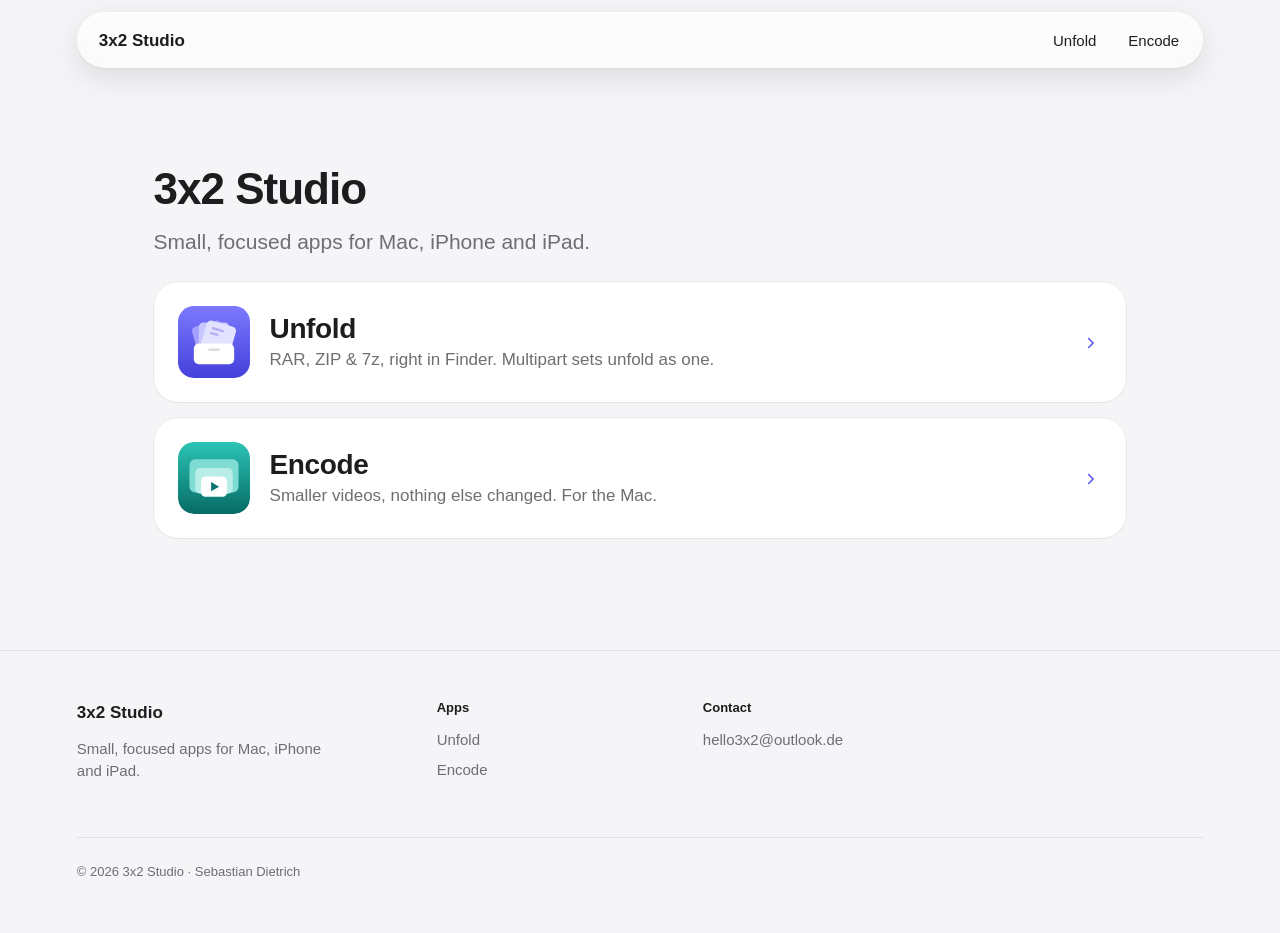
<file: index.html>
<!doctype html>
<html lang="en">
<head>
<meta charset="utf-8">
<meta name="viewport" content="width=device-width, initial-scale=1">
<title>3x2 Studio</title>
<meta name="description" content="Small, focused apps for Mac, iPhone and iPad.">
<link rel="canonical" href="https://k3ngitwork.github.io/3x2_Pages/">
<meta property="og:type" content="website">
<meta property="og:site_name" content="3x2 Studio">
<meta property="og:title" content="3x2 Studio">
<meta property="og:description" content="Small, focused apps for Mac, iPhone and iPad.">
<meta property="og:url" content="https://k3ngitwork.github.io/3x2_Pages/">
<meta property="og:image" content="https://k3ngitwork.github.io/3x2_Pages/assets/social.jpg">
<meta property="og:image:width" content="1200">
<meta property="og:image:height" content="630">
<meta property="og:image:alt" content="Unfold: RAR, ZIP &amp; 7z, right in Finder. Free for Mac, iPhone and iPad.">
<meta name="twitter:card" content="summary_large_image">
<meta name="theme-color" content="#f5f5f7" media="(prefers-color-scheme: light)">
<meta name="theme-color" content="#000000" media="(prefers-color-scheme: dark)">

<link rel="stylesheet" href="assets/style.css">
<link rel="icon" href="assets/unfold-icon.png">
</head>
<body>
<div class="w-navwrap"><header class="w-nav w-glass"><a class="w-brand" href="./" title="3x2 Studio home">3x2 Studio</a><nav class="w-nav__links" aria-label="Site"><a class="w-keep" href="unfold/">Unfold</a><a class="w-keep" href="encode/">Encode</a></nav></header></div>
<main class="w-prose" style="padding-top:96px;padding-bottom:16px">
  <h1 class="w-title">3x2 Studio</h1>
  <p class="w-lead">Small, focused apps for Mac, iPhone and iPad.</p>
  <div class="w-appcards">
  <a class="w-card w-appcard" href="unfold/"><span class="w-appicon"></span><span><span class="w-appcard__name">Unfold</span><br><span class="w-appcard__tag">RAR, ZIP &amp; 7z, right in Finder. Multipart sets unfold as one.</span></span><span class="w-appcard__go"><svg class="w-sym" aria-hidden="true"><use href="assets/icons.svg#chevron_right"/></svg></span></a>
  <a class="w-card w-appcard" href="encode/"><span class="w-appicon w-appicon--encode"></span><span><span class="w-appcard__name">Encode</span><br><span class="w-appcard__tag">Smaller videos, nothing else changed. For the Mac.</span></span><span class="w-appcard__go"><svg class="w-sym" aria-hidden="true"><use href="assets/icons.svg#chevron_right"/></svg></span></a>
  </div>
</main>
<footer class="w-footer"><div class="w-frame"><div class="w-footer__top"><div><a class="w-footer__home" href="./" title="3x2 Studio home">3x2 Studio</a><p class="w-footer__tag">Small, focused apps for Mac, iPhone and iPad.</p></div><div class="w-footer__col"><h4>Apps</h4><a href="unfold/">Unfold</a><a href="encode/">Encode</a></div><div class="w-footer__col"><h4>Contact</h4><a href="mailto:hello3x2@outlook.de">hello3x2@outlook.de</a></div></div><div class="w-footer__copy">© 2026 3x2 Studio · Sebastian Dietrich</div></div></footer>
</body>
</html>
</file>
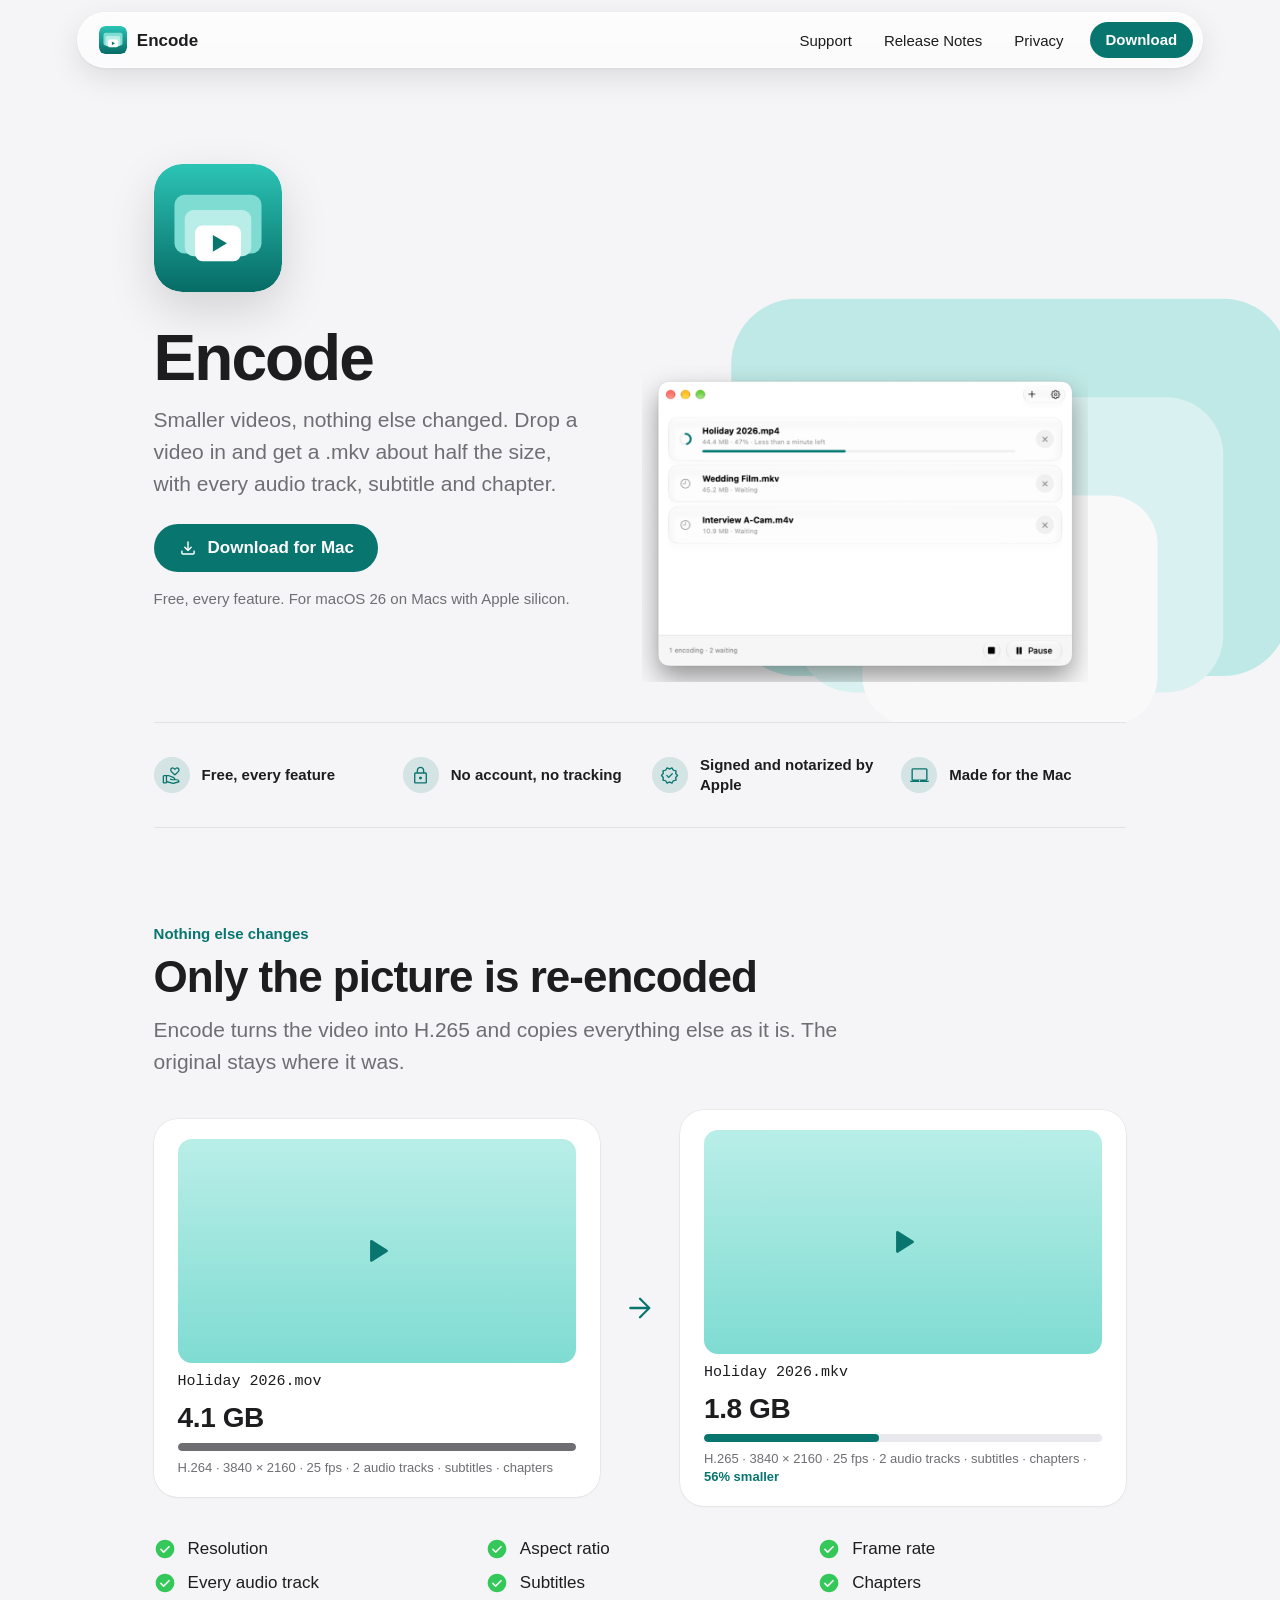
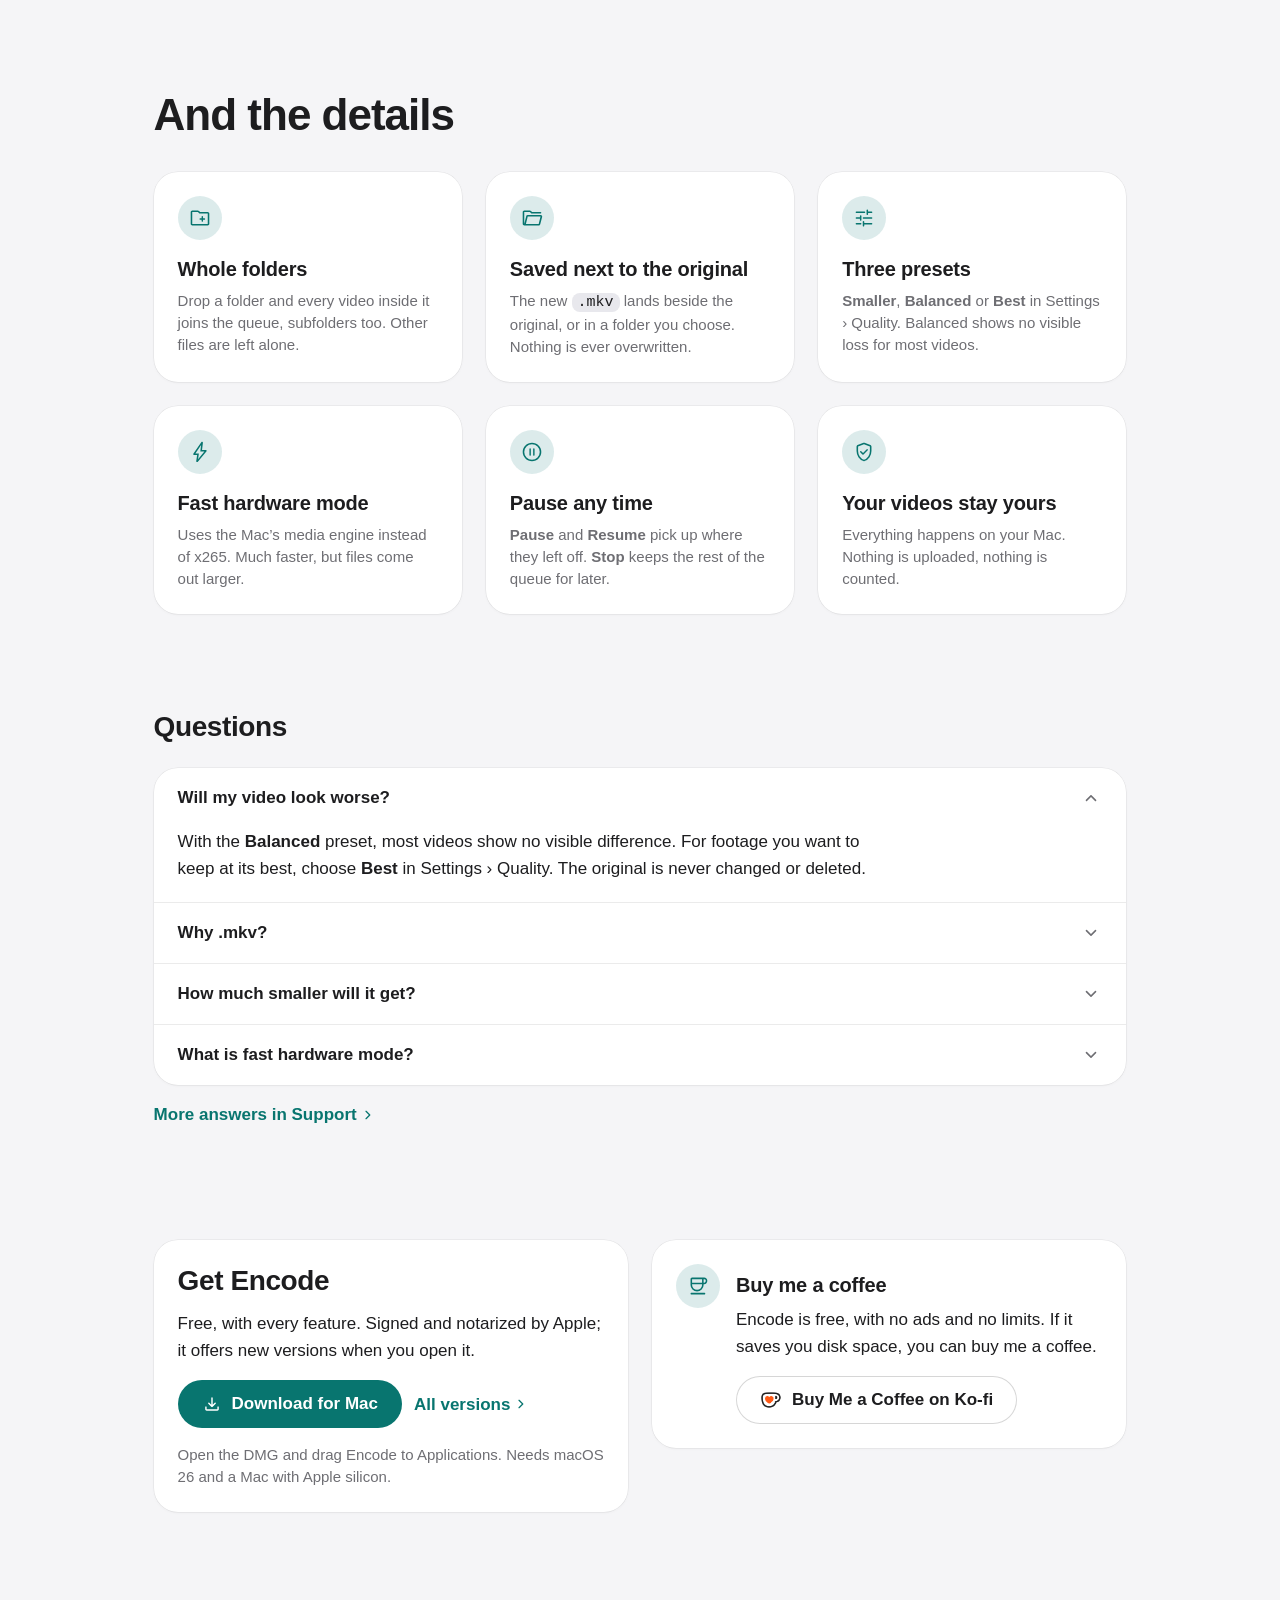
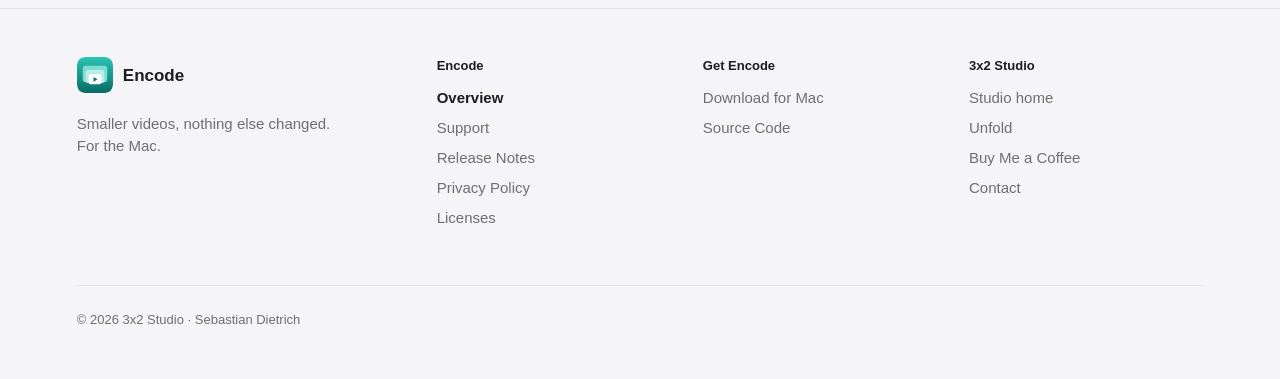
<file: encode/index.html>
<!doctype html>
<html lang="en" class="theme-encode">
<head>
<meta charset="utf-8">
<meta name="viewport" content="width=device-width, initial-scale=1">
<title>Encode – Smaller Videos for Mac, Nothing Else Changed</title>
<meta name="description" content="Free video shrinker for Mac. Encode re-encodes only the picture to H.265 and keeps every audio track, subtitle and chapter. Typically 40 to 60% smaller.">
<link rel="canonical" href="https://k3ngitwork.github.io/3x2_Pages/encode/">
<meta property="og:type" content="website">
<meta property="og:site_name" content="3x2 Studio">
<meta property="og:title" content="Encode – Smaller Videos for Mac, Nothing Else Changed">
<meta property="og:description" content="Free video shrinker for Mac. Encode re-encodes only the picture to H.265 and keeps every audio track, subtitle and chapter. Typically 40 to 60% smaller.">
<meta property="og:url" content="https://k3ngitwork.github.io/3x2_Pages/encode/">
<meta property="og:image" content="https://k3ngitwork.github.io/3x2_Pages/assets/encode-icon.png">
<meta property="og:image:alt" content="The Encode app icon: three frames, each smaller than the last.">
<meta name="twitter:card" content="summary">
<meta name="theme-color" content="#f5f5f7" media="(prefers-color-scheme: light)">
<meta name="theme-color" content="#000000" media="(prefers-color-scheme: dark)">
<script type="application/ld+json">
{"@context": "https://schema.org", "@type": "SoftwareApplication", "name": "Encode", "description": "Encode shrinks videos on the Mac without changing anything else: it re-encodes only the picture to H.265 and copies every audio track, subtitle and chapter as it is.", "applicationCategory": "MultimediaApplication", "operatingSystem": "macOS 26", "url": "https://k3ngitwork.github.io/3x2_Pages/encode/", "image": "https://k3ngitwork.github.io/3x2_Pages/assets/encode-icon.png", "downloadUrl": "https://github.com/K3NGitWork/3x2_Pages/releases/download/encode-1.0.5/Encode_1.0.5_6.dmg", "offers": {"@type": "Offer", "price": "0", "priceCurrency": "USD"}, "author": {"@type": "Organization", "name": "3x2 Studio", "url": "https://k3ngitwork.github.io/3x2_Pages/"}}
</script>
<link rel="stylesheet" href="../assets/style.css">
<link rel="icon" href="../assets/encode-icon.png">
<link rel="apple-touch-icon" href="../assets/encode-icon.png">
</head>
<body>
<div class="w-navwrap"><header class="w-nav w-glass"><a class="w-brand" href="../encode/" title="Encode home"><span class="w-appicon"></span>Encode</a><nav class="w-nav__links" aria-label="Site"><a href="../encode/support/">Support</a><a href="../encode/release-notes/">Release Notes</a><a href="../encode/privacy/">Privacy</a><a class="w-btn w-btn--primary w-btn--small" href="https://github.com/K3NGitWork/3x2_Pages/releases/download/encode-1.0.5/Encode_1.0.5_6.dmg">Download</a><details class="w-menu"><summary aria-label="Menu"><span class="w-menu__open"><svg class="w-sym" aria-hidden="true"><use href="../assets/icons.svg#menu"/></svg></span><span class="w-menu__close"><svg class="w-sym" aria-hidden="true"><use href="../assets/icons.svg#close"/></svg></span></summary><nav class="w-menu__panel w-glass" aria-label="Menu"><a class="w-lens" aria-current="page" href="../encode/">Overview<svg class="w-sym" aria-hidden="true"><use href="../assets/icons.svg#chevron_right"/></svg></a><a href="../encode/support/">Support<svg class="w-sym" aria-hidden="true"><use href="../assets/icons.svg#chevron_right"/></svg></a><a href="../encode/release-notes/">Release Notes<svg class="w-sym" aria-hidden="true"><use href="../assets/icons.svg#chevron_right"/></svg></a><a href="../encode/privacy/">Privacy Policy<svg class="w-sym" aria-hidden="true"><use href="../assets/icons.svg#chevron_right"/></svg></a><a href="../encode/licenses/">Licenses<svg class="w-sym" aria-hidden="true"><use href="../assets/icons.svg#chevron_right"/></svg></a></nav></details></nav></header></div>
<section class="w-hero"><div class="w-art" aria-hidden="true"></div><div class="w-page"><div class="w-hero__grid">
  <div class="w-hero__text">
    <span class="w-appicon"></span>
    <h1 class="w-display">Encode</h1>
    <p class="w-lead">Smaller videos, nothing else changed. Drop a video in and get a .mkv about half the size, with every audio track, subtitle and chapter.</p>
    <div class="w-buttons w-get w-get--maconly"><a class="w-btn w-get__mac" href="https://github.com/K3NGitWork/3x2_Pages/releases/download/encode-1.0.5/Encode_1.0.5_6.dmg"><svg class="w-sym" aria-hidden="true"><use href="../assets/icons.svg#download"/></svg>Download for Mac</a></div><p class="w-small w-maconly-note">Encode is for the Mac. Open this page on your Mac to download it.</p>
    <p class="w-small w-hero__note">Free, every feature. For macOS 26 on Macs with Apple silicon.</p>
  </div>
  <div class="w-hero__shots">
    <figure class="w-shot w-shot--window"><picture><source srcset="../encode/img/mac-queue-dark.png" media="(prefers-color-scheme: dark)"><img src="../encode/img/mac-queue-light.png" width="1000" height="711" alt="The Encode window: Holiday 2026.mp4 encoding at 47%, two more videos waiting, Stop and Pause in the bottom bar" fetchpriority="high"></picture></figure>
  </div>
</div></div></section>
<main>
<div class="w-page"><div class="w-facts"><div class="w-fact"><span class="w-badge"><svg class="w-sym" aria-hidden="true"><use href="../assets/icons.svg#volunteer_activism"/></svg></span>Free, every feature</div><div class="w-fact"><span class="w-badge"><svg class="w-sym" aria-hidden="true"><use href="../assets/icons.svg#lock"/></svg></span>No account, no tracking</div><div class="w-fact"><span class="w-badge"><svg class="w-sym" aria-hidden="true"><use href="../assets/icons.svg#verified"/></svg></span>Signed and notarized by Apple</div><div class="w-fact"><span class="w-badge"><svg class="w-sym" aria-hidden="true"><use href="../assets/icons.svg#laptop_mac"/></svg></span>Made for the Mac</div></div></div>
<section class="w-section--story"><div class="w-page">
  <span class="w-eyebrow">Nothing else changes</span>
  <h2 class="w-title">Only the picture is re-encoded</h2>
  <p class="w-lead w-measure" style="margin-bottom:32px">Encode turns the video into H.265 and copies everything else as it is. The original stays where it was.</p>
  <div class="w-shrink" role="img" aria-label="Holiday 2026.mov, 4.1 GB, H.264, becomes Holiday 2026.mkv, 1.8 GB, H.265: 56% smaller, with the same resolution, frame rate, audio tracks, subtitles and chapters">
    <div class="w-file"><div class="w-file__frame"><svg class="w-sym" aria-hidden="true"><use href="../assets/icons.svg#play_arrow-fill"/></svg></div><span class="w-file__name">Holiday 2026.mov</span><span class="w-file__size">4.1 GB</span><span class="w-file__bar" aria-hidden="true"><i style="width:100%"></i></span><span class="w-file__meta">H.264 · 3840 × 2160 · 25 fps · 2 audio tracks · subtitles · chapters</span></div>
    <div class="w-arrow"><svg class="w-sym" aria-hidden="true"><use href="../assets/icons.svg#arrow_forward"/></svg></div>
    <div class="w-file w-file--after"><div class="w-file__frame"><svg class="w-sym" aria-hidden="true"><use href="../assets/icons.svg#play_arrow-fill"/></svg></div><span class="w-file__name">Holiday 2026.mkv</span><span class="w-file__size">1.8 GB</span><span class="w-file__bar" aria-hidden="true"><i style="width:44%"></i></span><span class="w-file__meta">H.265 · 3840 × 2160 · 25 fps · 2 audio tracks · subtitles · chapters · <b>56% smaller</b></span></div>
  </div>
  <ul class="w-kept" style="margin-top:32px"><li><svg class="w-sym" aria-hidden="true"><use href="../assets/icons.svg#check_circle-fill"/></svg>Resolution</li><li><svg class="w-sym" aria-hidden="true"><use href="../assets/icons.svg#check_circle-fill"/></svg>Aspect ratio</li><li><svg class="w-sym" aria-hidden="true"><use href="../assets/icons.svg#check_circle-fill"/></svg>Frame rate</li><li><svg class="w-sym" aria-hidden="true"><use href="../assets/icons.svg#check_circle-fill"/></svg>Every audio track</li><li><svg class="w-sym" aria-hidden="true"><use href="../assets/icons.svg#check_circle-fill"/></svg>Subtitles</li><li><svg class="w-sym" aria-hidden="true"><use href="../assets/icons.svg#check_circle-fill"/></svg>Chapters</li></ul>
</div></section>
<section class="w-section--story"><div class="w-page">
  <h2 class="w-title" style="margin-bottom:32px">And the details</h2>
  <div class="w-features"><div class="w-card w-feature"><span class="w-badge"><svg class="w-sym" aria-hidden="true"><use href="../assets/icons.svg#create_new_folder"/></svg></span><h3 class="w-h3">Whole folders</h3><p>Drop a folder and every video inside it joins the queue, subfolders too. Other files are left alone.</p></div><div class="w-card w-feature"><span class="w-badge"><svg class="w-sym" aria-hidden="true"><use href="../assets/icons.svg#folder_open"/></svg></span><h3 class="w-h3">Saved next to the original</h3><p>The new <code>.mkv</code> lands beside the original, or in a folder you choose. Nothing is ever overwritten.</p></div><div class="w-card w-feature"><span class="w-badge"><svg class="w-sym" aria-hidden="true"><use href="../assets/icons.svg#tune"/></svg></span><h3 class="w-h3">Three presets</h3><p><b>Smaller</b>, <b>Balanced</b> or <b>Best</b> in Settings › Quality. Balanced shows no visible loss for most videos.</p></div><div class="w-card w-feature"><span class="w-badge"><svg class="w-sym" aria-hidden="true"><use href="../assets/icons.svg#bolt"/></svg></span><h3 class="w-h3">Fast hardware mode</h3><p>Uses the Mac’s media engine instead of x265. Much faster, but files come out larger.</p></div><div class="w-card w-feature"><span class="w-badge"><svg class="w-sym" aria-hidden="true"><use href="../assets/icons.svg#pause_circle"/></svg></span><h3 class="w-h3">Pause any time</h3><p><b>Pause</b> and <b>Resume</b> pick up where they left off. <b>Stop</b> keeps the rest of the queue for later.</p></div><div class="w-card w-feature"><span class="w-badge"><svg class="w-sym" aria-hidden="true"><use href="../assets/icons.svg#verified_user"/></svg></span><h3 class="w-h3">Your videos stay yours</h3><p>Everything happens on your Mac. Nothing is uploaded, nothing is counted.</p></div></div>
</div></section>
<section class="w-section--story"><div class="w-prose">
  <h2 class="w-h2">Questions</h2>
  <div class="w-faq"><details open><summary>Will my video look worse?<svg class="w-sym" aria-hidden="true"><use href="../assets/icons.svg#expand_more"/></svg></summary><div class="w-faq__a"><p>With the <b>Balanced</b> preset, most videos show no visible difference. For footage you want to keep at its best, choose <b>Best</b> in Settings › Quality. The original is never changed or deleted.</p></div></details><details><summary>Why .mkv?<svg class="w-sym" aria-hidden="true"><use href="../assets/icons.svg#expand_more"/></svg></summary><div class="w-faq__a"><p>MKV holds every audio track, subtitle and chapter of the original as it is. It plays in IINA, VLC, Infuse and most TVs and media players. QuickTime Player doesn’t open it.</p></div></details><details><summary>How much smaller will it get?<svg class="w-sym" aria-hidden="true"><use href="../assets/icons.svg#expand_more"/></svg></summary><div class="w-faq__a"><p>Typically 40 to 60%. It depends on the video: phone and camera footage shrinks a lot, videos that are already compressed hard shrink less. Encode always keeps the new file; if it ever comes out larger, the row says “Larger than the original”, and your original is still there next to it.</p></div></details><details><summary>What is fast hardware mode?<svg class="w-sym" aria-hidden="true"><use href="../assets/icons.svg#expand_more"/></svg></summary><div class="w-faq__a"><p>It encodes with the Mac’s media engine instead of x265. That is many times faster, but the files come out larger for the same quality. It is off by default.</p></div></details></div>
  <p class="w-faqmore"><a class="w-more" href="../encode/support/">More answers in Support<svg class="w-sym" aria-hidden="true"><use href="../assets/icons.svg#chevron_right"/></svg></a></p>
</div></section>
<section class="w-section--story"><div class="w-page">
  <div class="w-two">
    <div class="w-card">
      <h2 class="w-h2" style="margin-bottom:12px">Get Encode</h2>
      <p>Free, with every feature. Signed and notarized by Apple; it offers new versions when you open it.</p>
      <div class="w-buttons w-get w-get--maconly" style="margin-bottom:16px"><a class="w-btn w-get__mac" href="https://github.com/K3NGitWork/3x2_Pages/releases/download/encode-1.0.5/Encode_1.0.5_6.dmg"><svg class="w-sym" aria-hidden="true"><use href="../assets/icons.svg#download"/></svg>Download for Mac</a><a class="w-more" href="../encode/release-notes/">All versions<svg class="w-sym" aria-hidden="true"><use href="../assets/icons.svg#chevron_right"/></svg></a></div>
      <p class="w-small w-maconly-note">Encode is for the Mac. Open this page on your Mac to download it.</p>
      <p class="w-small" style="margin:0">Open the DMG and drag Encode to Applications. Needs macOS 26 and a Mac with Apple silicon.</p>
    </div>
    <div class="w-card w-callout"><span class="w-badge"><svg class="w-sym" aria-hidden="true"><use href="../assets/icons.svg#coffee"/></svg></span><div>
      <h3 class="w-h3">Buy me a coffee</h3>
      <p>Encode is free, with no ads and no limits. If it saves you disk space, you can buy me a coffee.</p>
      <a class="w-btn w-btn--secondary" href="https://ko-fi.com/3x2studio" title="Support me on ko-fi.com"><img src="../assets/kofi-cup.png" alt="" width="22" height="18">Buy Me a Coffee on Ko-fi</a>
    </div></div>
  </div>
</div></section>
</main>
<footer class="w-footer"><div class="w-frame"><div class="w-footer__top"><div><a class="w-footer__home" href="../encode/" title="Encode home"><span class="w-appicon"></span>Encode</a><p class="w-footer__tag">Smaller videos, nothing else changed. For the Mac.</p></div><div class="w-footer__col"><h4>Encode</h4><a href="../encode/" aria-current="page">Overview</a><a href="../encode/support/">Support</a><a href="../encode/release-notes/">Release Notes</a><a href="../encode/privacy/">Privacy Policy</a><a href="../encode/licenses/">Licenses</a></div><div class="w-footer__col"><h4>Get Encode</h4><a href="https://github.com/K3NGitWork/3x2_Pages/releases/download/encode-1.0.5/Encode_1.0.5_6.dmg">Download for Mac</a><a href="../encode/licenses/">Source Code</a></div><div class="w-footer__col"><h4>3x2 Studio</h4><a href="../">Studio home</a><a href="../unfold/">Unfold</a><a href="https://ko-fi.com/3x2studio">Buy Me a Coffee</a><a href="mailto:hello3x2@outlook.de">Contact</a></div></div><div class="w-footer__copy">© 2026 3x2 Studio · Sebastian Dietrich</div></div></footer>
</body>
</html>
</file>
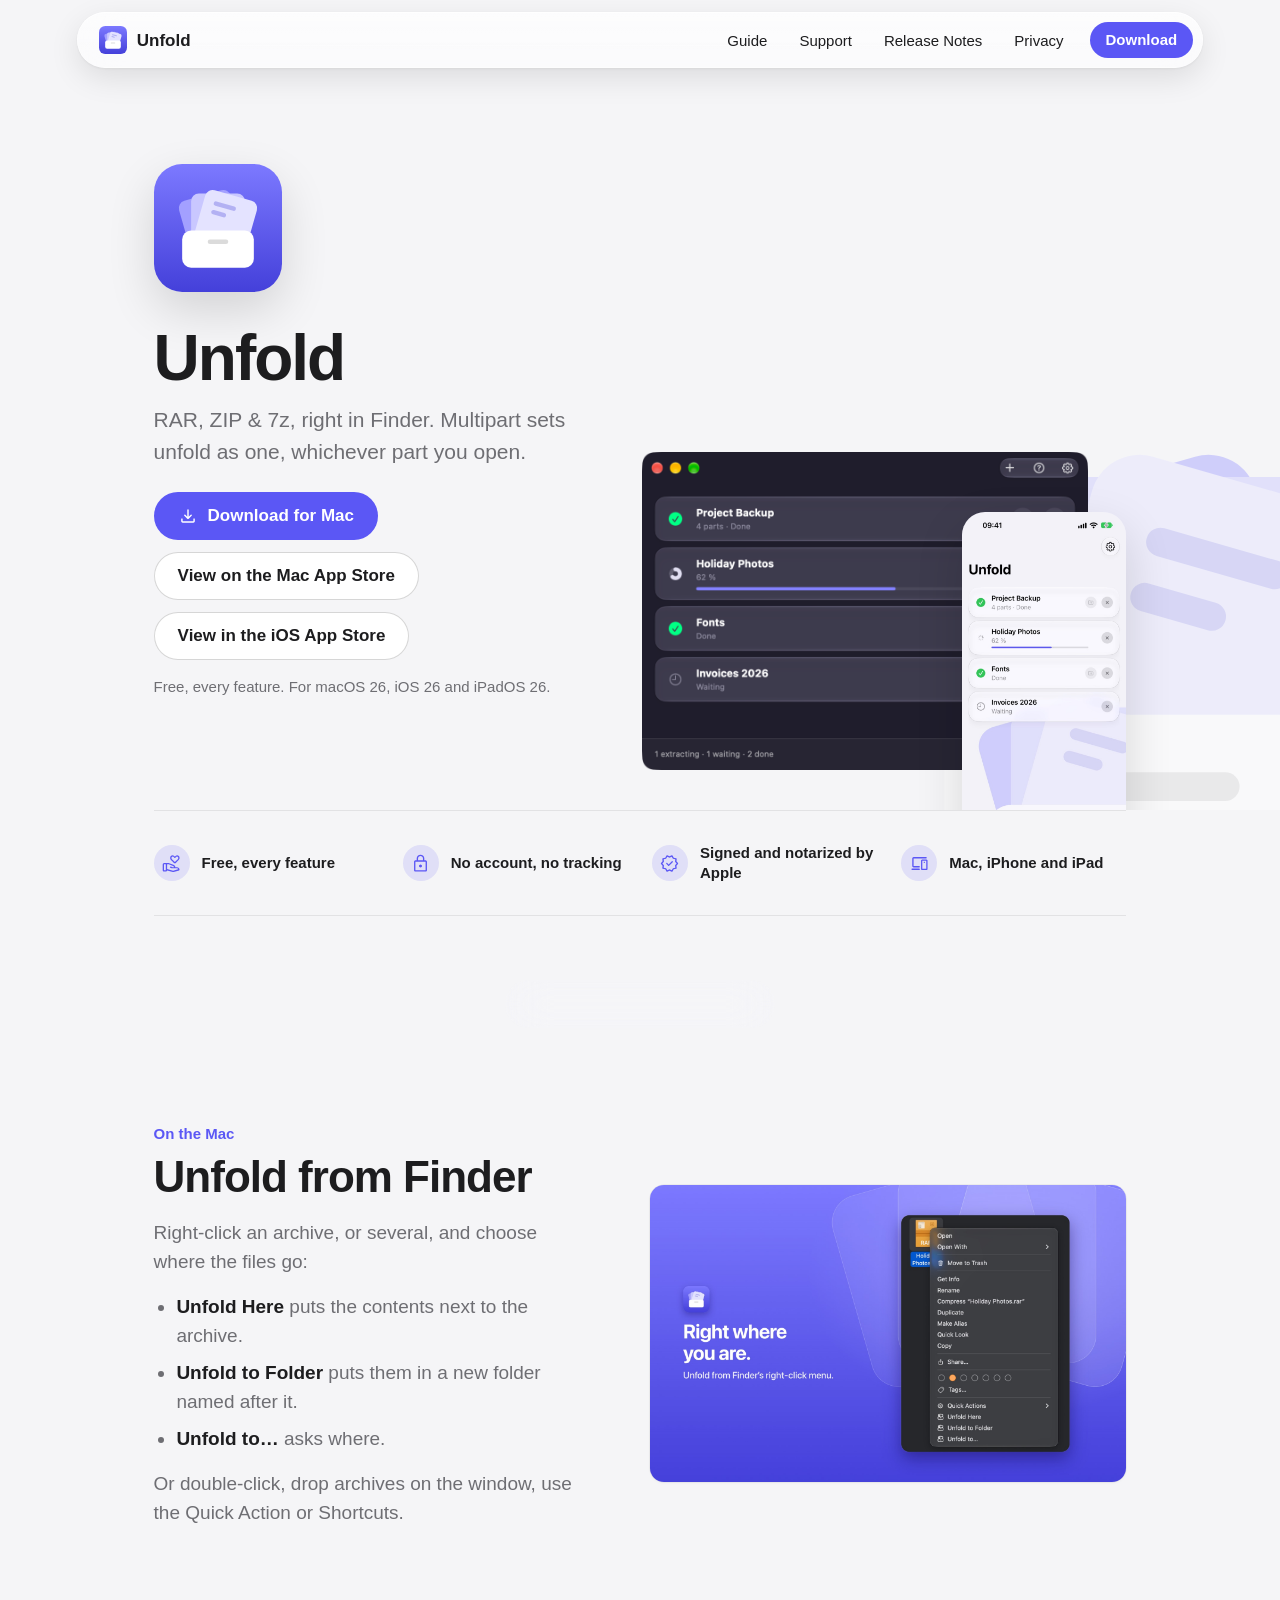
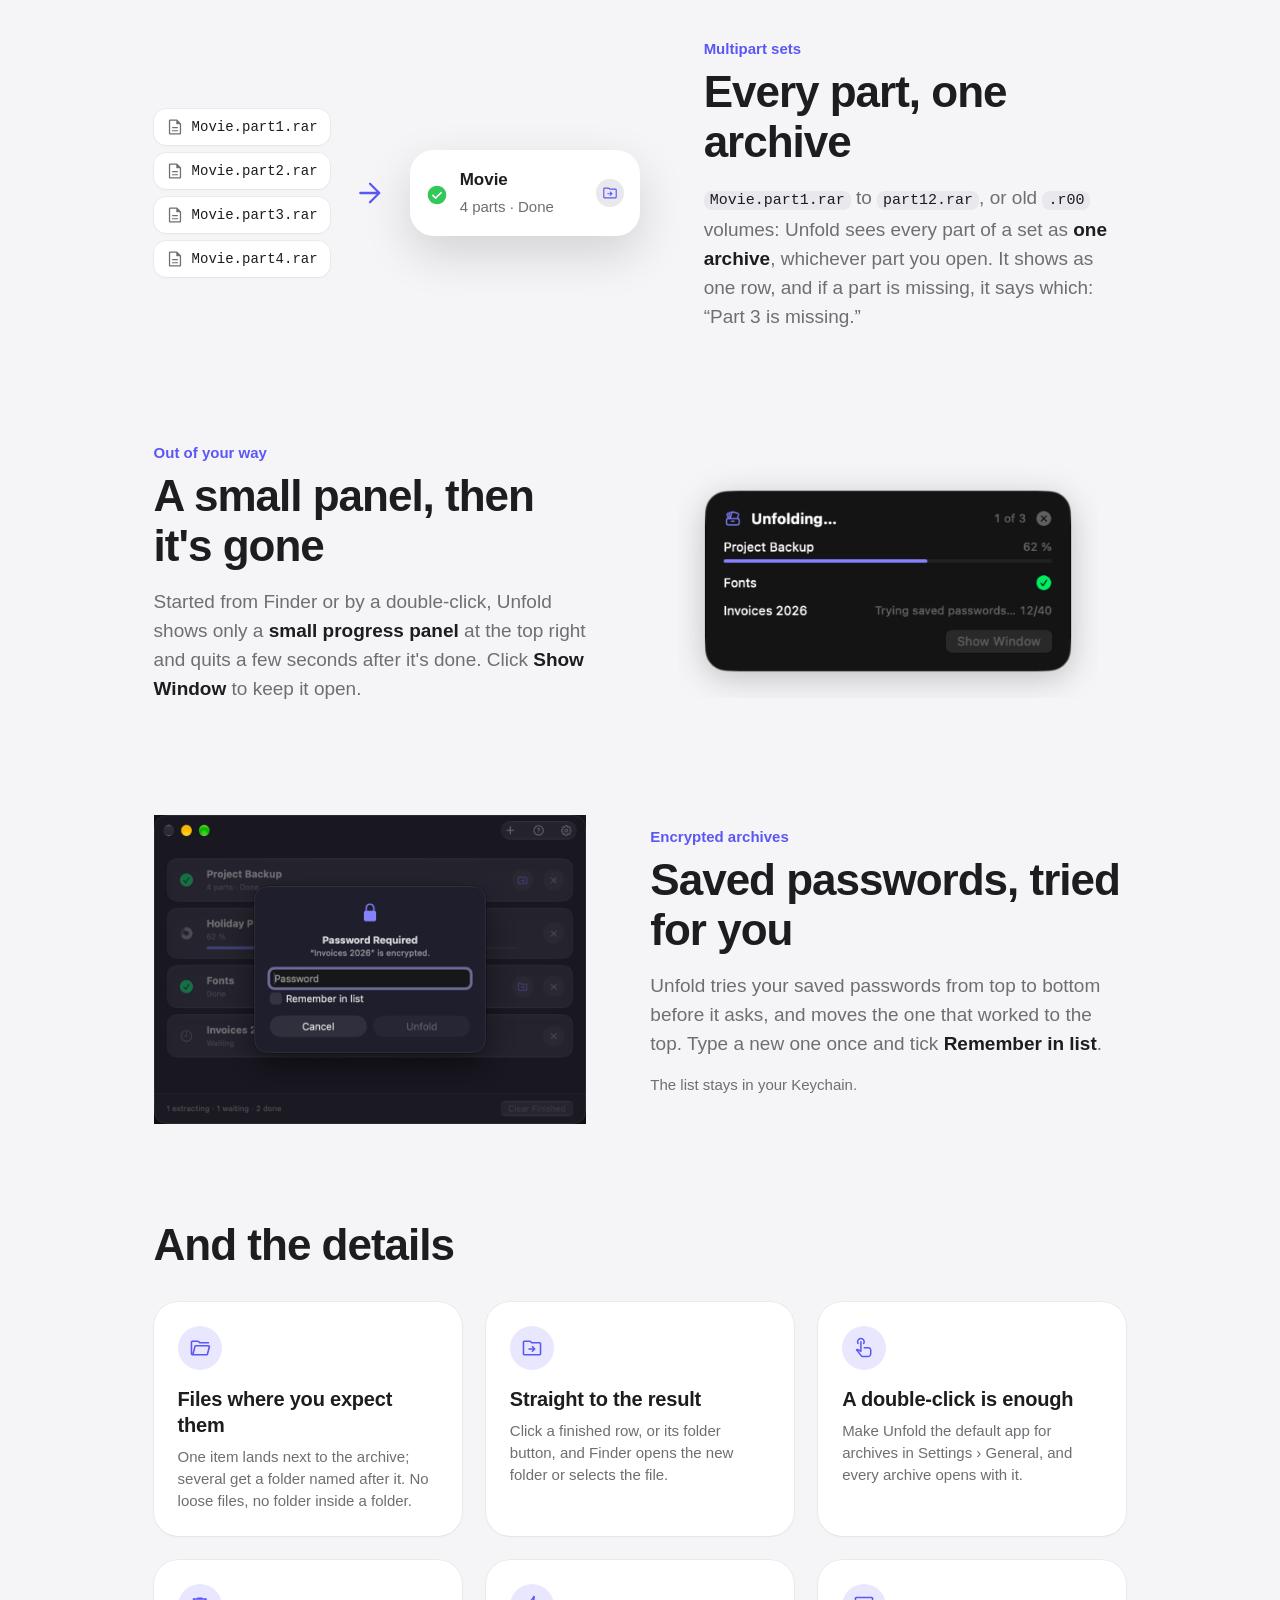
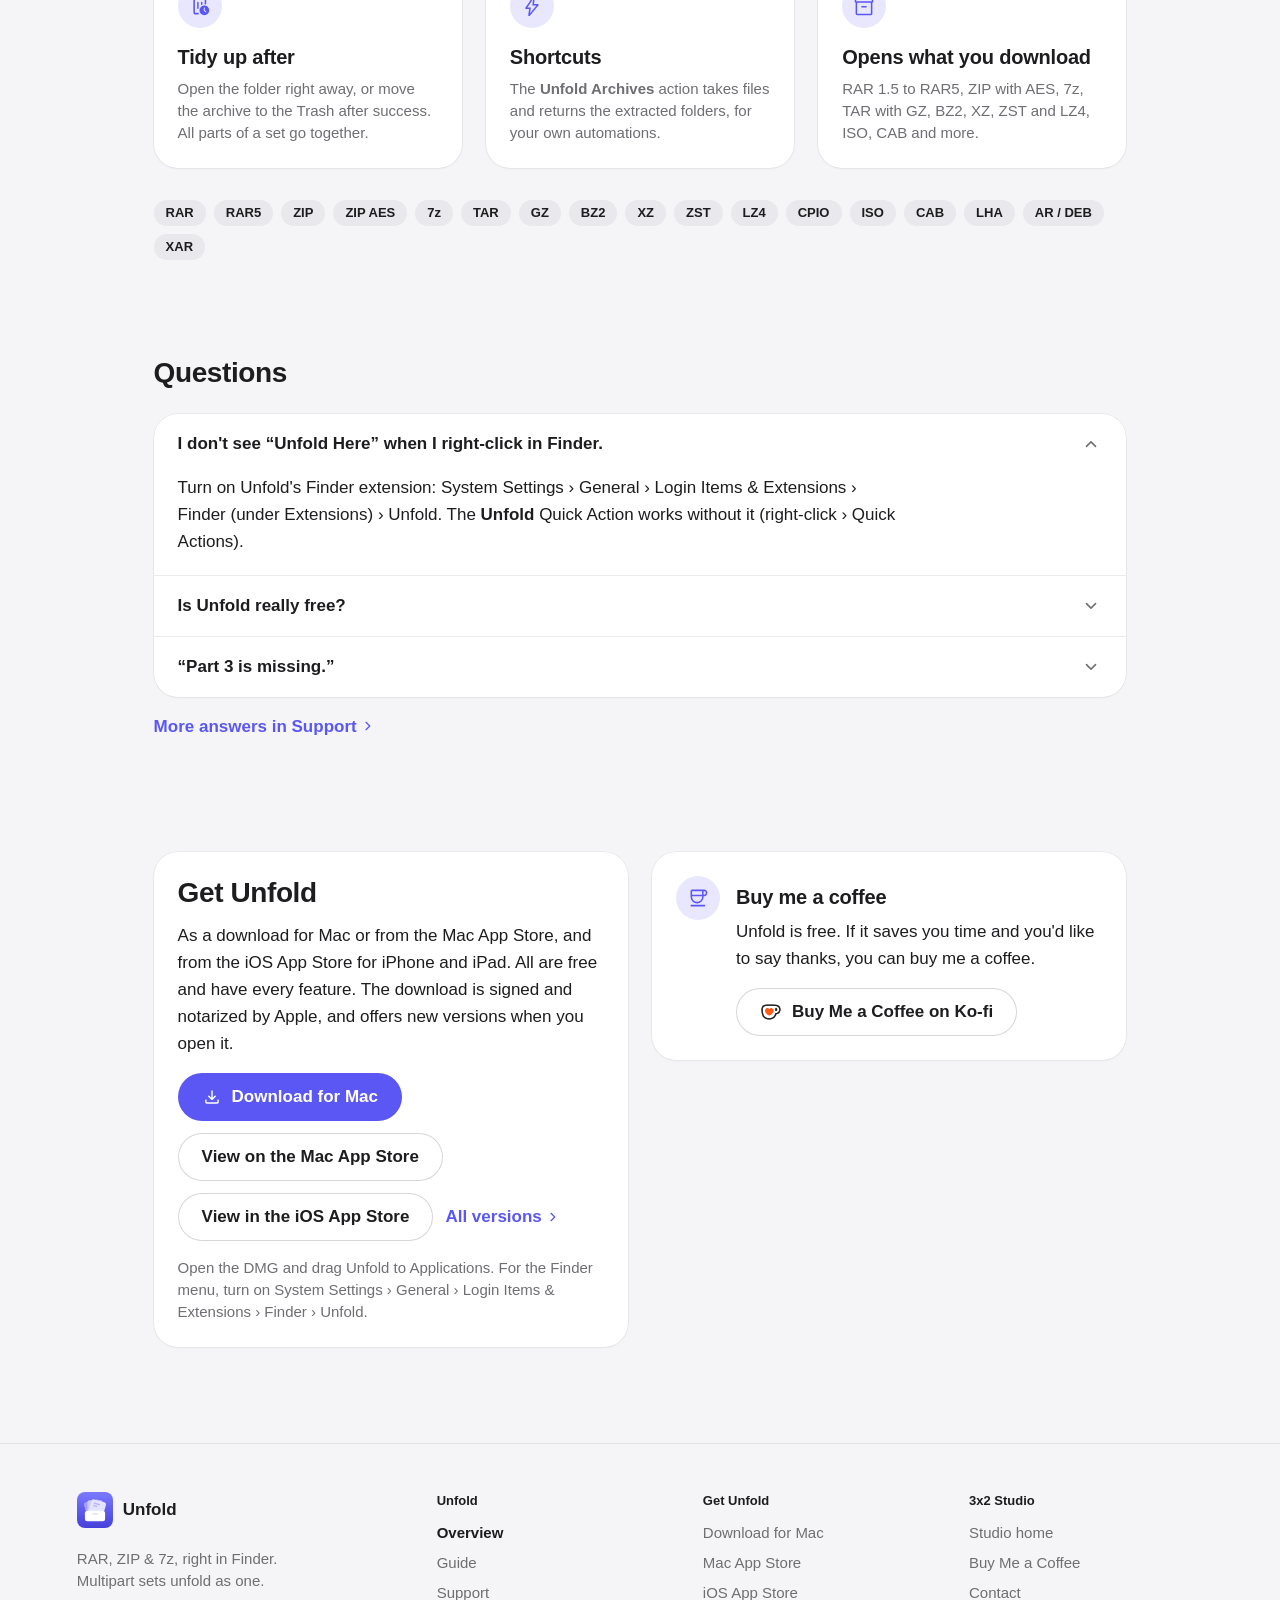
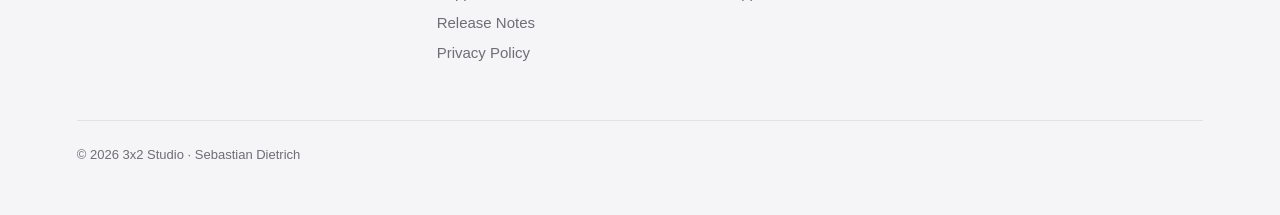
<file: unfold/index.html>
<!doctype html>
<html lang="en">
<head>
<meta charset="utf-8">
<meta name="viewport" content="width=device-width, initial-scale=1">
<title>Unfold – RAR, ZIP &amp; 7z Extractor for Mac, iPhone and iPad</title>
<meta name="description" content="Free archive extractor for Mac, iPhone and iPad. Unfold opens RAR, ZIP, 7z and more right in Finder and Files; multipart sets unfold as one.">
<link rel="canonical" href="https://k3ngitwork.github.io/3x2_Pages/unfold/">
<meta property="og:type" content="website">
<meta property="og:site_name" content="3x2 Studio">
<meta property="og:title" content="Unfold – RAR, ZIP &amp; 7z Extractor for Mac, iPhone and iPad">
<meta property="og:description" content="Free archive extractor for Mac, iPhone and iPad. Unfold opens RAR, ZIP, 7z and more right in Finder and Files; multipart sets unfold as one.">
<meta property="og:url" content="https://k3ngitwork.github.io/3x2_Pages/unfold/">
<meta property="og:image" content="https://k3ngitwork.github.io/3x2_Pages/assets/social.jpg">
<meta property="og:image:width" content="1200">
<meta property="og:image:height" content="630">
<meta property="og:image:alt" content="Unfold: RAR, ZIP &amp; 7z, right in Finder. Free for Mac, iPhone and iPad.">
<meta name="twitter:card" content="summary_large_image">
<meta name="theme-color" content="#f5f5f7" media="(prefers-color-scheme: light)">
<meta name="theme-color" content="#000000" media="(prefers-color-scheme: dark)">
<script type="application/ld+json">
{"@context": "https://schema.org", "@type": "SoftwareApplication", "name": "Unfold", "alternateName": "Unfold – Archive Extractor",
 "description": "Unfold extracts RAR, ZIP, 7z, TAR and more on Mac, iPhone and iPad, right in Finder and Files. Multipart sets unfold as one, and saved passwords are tried for you.",
 "applicationCategory": "UtilitiesApplication", "operatingSystem": "macOS 26, iOS 26, iPadOS 26",
 "url": "https://k3ngitwork.github.io/3x2_Pages/unfold/", "image": "https://k3ngitwork.github.io/3x2_Pages/assets/social.jpg", "downloadUrl": "https://github.com/K3NGitWork/3x2_Pages/releases/download/unfold-1.0.5/Unfold_1.0.5_18.dmg",
 "installUrl": "https://apps.apple.com/app/id6822054531", "sameAs": ["https://apps.apple.com/app/id6822054531"],
 "offers": {"@type": "Offer", "price": "0", "priceCurrency": "USD"},
 "author": {"@type": "Organization", "name": "3x2 Studio", "url": "https://k3ngitwork.github.io/3x2_Pages/"}}
</script>
<meta name="apple-itunes-app" content="app-id=6822054531">

<link rel="stylesheet" href="../assets/style.css">
<link rel="icon" href="../assets/unfold-icon.png">
<link rel="apple-touch-icon" href="../assets/unfold-icon.png">
</head>
<body>
<div class="w-navwrap"><header class="w-nav w-glass"><a class="w-brand" href="../unfold/" title="Unfold home"><span class="w-appicon"></span>Unfold</a><nav class="w-nav__links" aria-label="Site"><a href="../unfold/help/">Guide</a><a href="../unfold/support/">Support</a><a href="../unfold/release-notes/">Release Notes</a><a href="../unfold/privacy/">Privacy</a><a class="w-btn w-btn--primary w-btn--small" href="https://github.com/K3NGitWork/3x2_Pages/releases/download/unfold-1.0.5/Unfold_1.0.5_18.dmg">Download</a><details class="w-menu"><summary aria-label="Menu"><span class="w-menu__open"><svg class="w-sym" aria-hidden="true"><use href="../assets/icons.svg#menu"/></svg></span><span class="w-menu__close"><svg class="w-sym" aria-hidden="true"><use href="../assets/icons.svg#close"/></svg></span></summary><nav class="w-menu__panel w-glass" aria-label="Menu"><a class="w-lens" aria-current="page" href="../unfold/">Overview<svg class="w-sym" aria-hidden="true"><use href="../assets/icons.svg#chevron_right"/></svg></a><a href="../unfold/help/">Guide<svg class="w-sym" aria-hidden="true"><use href="../assets/icons.svg#chevron_right"/></svg></a><a href="../unfold/support/">Support<svg class="w-sym" aria-hidden="true"><use href="../assets/icons.svg#chevron_right"/></svg></a><a href="../unfold/release-notes/">Release Notes<svg class="w-sym" aria-hidden="true"><use href="../assets/icons.svg#chevron_right"/></svg></a><a href="../unfold/privacy/">Privacy Policy<svg class="w-sym" aria-hidden="true"><use href="../assets/icons.svg#chevron_right"/></svg></a></nav></details></nav></header></div>
<section class="w-hero"><div class="w-art" aria-hidden="true"></div><div class="w-page"><div class="w-hero__grid">
  <div class="w-hero__text">
    <span class="w-appicon"></span>
    <h1 class="w-display">Unfold</h1>
    <p class="w-lead">RAR, ZIP &amp; 7z, right in Finder. Multipart sets unfold as one, whichever part you open.</p>
    <div class="w-buttons w-get"><a class="w-btn w-get__mac" href="https://github.com/K3NGitWork/3x2_Pages/releases/download/unfold-1.0.5/Unfold_1.0.5_18.dmg"><svg class="w-sym" aria-hidden="true"><use href="../assets/icons.svg#download"/></svg>Download for Mac</a><a class="w-btn w-get__store" href="https://apps.apple.com/app/id6822054531?platform=mac">View on the Mac App Store</a><a class="w-btn w-get__ios" href="https://apps.apple.com/app/id6822054531">View in the iOS App Store</a></div>
    <p class="w-small w-hero__note">Free, every feature. For macOS 26, iOS 26 and iPadOS 26.</p>
  </div>
  <div class="w-hero__shots">
    <figure class="w-shot w-shot--window"><img src="../unfold/help/img/mac-queue.png" width="1000" height="714" alt="The Unfold window: a finished multipart set, one archive extracting, one done and one waiting" fetchpriority="high"></figure>
    <figure class="w-shot w-shot--phone"><img src="../unfold/help/img/iphone-queue.jpg" width="600" height="1304" alt="Unfold on iPhone with the same queue"></figure>
  </div>
</div></div></section>
<main>
<div class="w-page"><div class="w-facts"><div class="w-fact"><span class="w-badge"><svg class="w-sym" aria-hidden="true"><use href="../assets/icons.svg#volunteer_activism"/></svg></span>Free, every feature</div><div class="w-fact"><span class="w-badge"><svg class="w-sym" aria-hidden="true"><use href="../assets/icons.svg#lock"/></svg></span>No account, no tracking</div><div class="w-fact"><span class="w-badge"><svg class="w-sym" aria-hidden="true"><use href="../assets/icons.svg#verified"/></svg></span>Signed and notarized by Apple</div><div class="w-fact"><span class="w-badge"><svg class="w-sym" aria-hidden="true"><use href="../assets/icons.svg#devices"/></svg></span>Mac, iPhone and iPad</div></div></div>
<div class="w-switch" id="platforms">
<input class="w-switch__input w-switch__mac" type="radio" name="lp" id="lp-mac" aria-label="Mac" checked><input class="w-switch__input w-switch__ios" type="radio" name="lp" id="lp-ios" aria-label="iPhone and iPad">
<div class="w-page w-platformbar"><div class="w-tabs w-glass" role="radiogroup" aria-label="Platform"><label class="w-tab w-tab--mac" for="lp-mac"><svg class="w-sym" aria-hidden="true"><use href="../assets/icons.svg#laptop_mac"/></svg>Mac</label><label class="w-tab w-tab--ios" for="lp-ios"><svg class="w-sym" aria-hidden="true"><use href="../assets/icons.svg#smartphone"/></svg>iPhone &amp; iPad</label></div></div>
<div class="w-switch__panel--mac">
<section class="w-section--story"><div class="w-page"><div class="w-story"><div class="w-story__text"><span class="w-eyebrow">On the Mac</span><h2 class="w-title">Unfold from Finder</h2><p>Right-click an archive, or several, and choose where the files go:</p><ul class='w-list'><li><b>Unfold Here</b> puts the contents next to the archive.</li><li><b>Unfold to Folder</b> puts them in a new folder named after it.</li><li><b>Unfold to…</b> asks where.</li></ul><p>Or double-click, drop archives on the window, use the Quick Action or Shortcuts.</p></div><div class="w-story__media"><figure class="w-shot w-shot--flat"><img src="../unfold/help/img/mac-finder-menu.jpg" width="1600" height="1000" alt="Finder's right-click menu with Unfold Here, Unfold to Folder and Unfold to…" loading="lazy"></figure></div></div></div></section>
<section class="w-section--story"><div class="w-page"><div class="w-story w-story--flip"><div class="w-story__text"><span class="w-eyebrow">Multipart sets</span><h2 class="w-title">Every part, one archive</h2><p><code>Movie.part1.rar</code> to <code>part12.rar</code>, or old <code>.r00</code> volumes: Unfold sees every part of a set as <b>one archive</b>, whichever part you open. It shows as one row, and if a part is missing, it says which: “Part 3 is missing.”</p></div><div class="w-story__media"><div class="w-multipart" role="img" aria-label="Four parts, Movie.part1.rar to Movie.part4.rar, become one row: Movie, 4 parts, Done"><div class="w-parts"><span class="w-part"><svg class="w-sym" aria-hidden="true"><use href="../assets/icons.svg#description"/></svg>Movie.part1.rar</span><span class="w-part"><svg class="w-sym" aria-hidden="true"><use href="../assets/icons.svg#description"/></svg>Movie.part2.rar</span><span class="w-part"><svg class="w-sym" aria-hidden="true"><use href="../assets/icons.svg#description"/></svg>Movie.part3.rar</span><span class="w-part"><svg class="w-sym" aria-hidden="true"><use href="../assets/icons.svg#description"/></svg>Movie.part4.rar</span></div><span class="w-arrow"><svg class="w-sym" aria-hidden="true"><use href="../assets/icons.svg#arrow_forward"/></svg></span><div class="w-mockrow"><span class="w-ok"><svg class="w-sym" aria-hidden="true"><use href="../assets/icons.svg#check_circle-fill"/></svg></span><span><span class="w-mockrow__name">Movie</span><br><span class="w-mockrow__status">4 parts · Done</span></span><span class="w-mockrow__go"><svg class="w-sym" aria-hidden="true"><use href="../assets/icons.svg#drive_file_move"/></svg></span></div></div></div></div></div></section>
<section class="w-section--story"><div class="w-page"><div class="w-story"><div class="w-story__text"><span class="w-eyebrow">Out of your way</span><h2 class="w-title">A small panel, then it's gone</h2><p>Started from Finder or by a double-click, Unfold shows only a <b>small progress panel</b> at the top right and quits a few seconds after it's done. Click <b>Show Window</b> to keep it open.</p></div><div class="w-story__media"><figure class="w-shot w-shot--window" style="max-width:420px"><img src="../unfold/help/img/mac-panel.png" width="1000" height="559" alt="The small progress panel: one set extracting, one done, one trying saved passwords" loading="lazy"></figure></div></div></div></section>
<section class="w-section--story"><div class="w-page"><div class="w-story w-story--flip"><div class="w-story__text"><span class="w-eyebrow">Encrypted archives</span><h2 class="w-title">Saved passwords, tried for you</h2><p>Unfold tries your saved passwords from top to bottom before it asks, and moves the one that worked to the top. Type a new one once and tick <b>Remember in list</b>.</p><p class='w-story__note'>The list stays in your Keychain.</p></div><div class="w-story__media"><figure class="w-shot w-shot--window" style="max-width:480px"><img src="../unfold/help/img/mac-password.png" width="1000" height="714" alt="The password sheet over the Unfold window on the Mac: “Invoices 2026” is encrypted, with Remember in list" loading="lazy"></figure></div></div></div></section>
</div>
<div class="w-switch__panel--ios">
<section class="w-section--story"><div class="w-page"><div class="w-story"><div class="w-story__text"><span class="w-eyebrow">On the iPhone &amp; iPad</span><h2 class="w-title">Unfold from Files</h2><p>In Files, touch and hold an archive, or select several, and tap <b>Share › Unfold Archive</b>. The files appear next to the archive.</p><p>Or tap <b>+</b> in Unfold, or open an archive from Mail, Safari or any app with <b>Open in Unfold</b>.</p></div><div class="w-story__media"><figure class="w-shot w-shot--phone" style="width:250px"><img src="../unfold/help/img/iphone-share-sheet.jpg" width="600" height="1304" alt="The share sheet in Files with Unfold Archive next to Copy and Add Tags" loading="lazy"></figure></div></div></div></section>
<section class="w-section--story"><div class="w-page"><div class="w-story w-story--flip"><div class="w-story__text"><span class="w-eyebrow">Multipart sets</span><h2 class="w-title">Every part, one archive</h2><p><code>Movie.part1.rar</code> to <code>part12.rar</code>, or old <code>.r00</code> volumes: Unfold sees every part of a set as <b>one archive</b>, whichever part you open. It shows as one row, and if a part is missing, it says which: “Part 3 is missing.”</p><p class='w-story__note'>Allow your Downloads folder once, and multipart sets there unfold complete.</p></div><div class="w-story__media"><div class="w-multipart" role="img" aria-label="Four parts, Movie.part1.rar to Movie.part4.rar, become one row: Movie, 4 parts, Done"><div class="w-parts"><span class="w-part"><svg class="w-sym" aria-hidden="true"><use href="../assets/icons.svg#description"/></svg>Movie.part1.rar</span><span class="w-part"><svg class="w-sym" aria-hidden="true"><use href="../assets/icons.svg#description"/></svg>Movie.part2.rar</span><span class="w-part"><svg class="w-sym" aria-hidden="true"><use href="../assets/icons.svg#description"/></svg>Movie.part3.rar</span><span class="w-part"><svg class="w-sym" aria-hidden="true"><use href="../assets/icons.svg#description"/></svg>Movie.part4.rar</span></div><span class="w-arrow"><svg class="w-sym" aria-hidden="true"><use href="../assets/icons.svg#arrow_forward"/></svg></span><div class="w-mockrow"><span class="w-ok"><svg class="w-sym" aria-hidden="true"><use href="../assets/icons.svg#check_circle-fill"/></svg></span><span><span class="w-mockrow__name">Movie</span><br><span class="w-mockrow__status">4 parts · Done</span></span><span class="w-mockrow__go"><svg class="w-sym" aria-hidden="true"><use href="../assets/icons.svg#drive_file_move"/></svg></span></div></div></div></div></div></section>
<section class="w-section--story"><div class="w-page"><div class="w-story"><div class="w-story__text"><span class="w-eyebrow">Out of your way</span><h2 class="w-title">Unfold doesn't even open</h2><p><b>Share › Unfold Archive</b> shows only a small panel with the progress and closes by itself when it's done. Open Unfold when you want the list: the newest archives on top, <b>Clear Finished</b> at the bottom right.</p></div><div class="w-story__media"><figure class="w-shot w-shot--tablet" style="max-width:420px"><img src="../unfold/help/img/ipad-queue.jpg" width="930" height="1240" alt="Unfold on iPad: a finished multipart set, one archive extracting, one done and one waiting" loading="lazy"></figure></div></div></div></section>
<section class="w-section--story"><div class="w-page"><div class="w-story w-story--flip"><div class="w-story__text"><span class="w-eyebrow">Encrypted archives</span><h2 class="w-title">Saved passwords, tried for you</h2><p>Unfold tries your saved passwords from top to bottom before it asks, and moves the one that worked to the top. Type a new one once and turn on <b>Remember in list</b>.</p><p class='w-story__note'>The list stays in your Keychain.</p></div><div class="w-story__media"><figure class="w-shot w-shot--phone" style="width:250px"><img src="../unfold/help/img/iphone-password.jpg" width="600" height="1304" alt="The password sheet on iPhone" loading="lazy"></figure></div></div></div></section>
</div>
</div>
<section class="w-section--story"><div class="w-page">
  <h2 class="w-title" style="margin-bottom:32px">And the details</h2>
  <div class="w-features"><div class="w-card w-feature"><span class="w-badge"><svg class="w-sym" aria-hidden="true"><use href="../assets/icons.svg#folder_open"/></svg></span><h3 class="w-h3">Files where you expect them</h3><p>One item lands next to the archive; several get a folder named after it. No loose files, no folder inside a folder.</p></div><div class="w-card w-feature"><span class="w-badge"><svg class="w-sym" aria-hidden="true"><use href="../assets/icons.svg#drive_file_move"/></svg></span><h3 class="w-h3">Straight to the result</h3><p>Click a finished row, or its folder button, and Finder opens the new folder or selects the file.</p></div><div class="w-card w-feature"><span class="w-badge"><svg class="w-sym" aria-hidden="true"><use href="../assets/icons.svg#touch_app"/></svg></span><h3 class="w-h3">A double-click is enough</h3><p>Make Unfold the default app for archives in Settings › General, and every archive opens with it.</p></div><div class="w-card w-feature"><span class="w-badge"><svg class="w-sym" aria-hidden="true"><use href="../assets/icons.svg#auto_delete"/></svg></span><h3 class="w-h3">Tidy up after</h3><p>Open the folder right away, or move the archive to the Trash after success. All parts of a set go together.</p></div><div class="w-card w-feature"><span class="w-badge"><svg class="w-sym" aria-hidden="true"><use href="../assets/icons.svg#bolt"/></svg></span><h3 class="w-h3">Shortcuts</h3><p>The <b>Unfold Archives</b> action takes files and returns the extracted folders, for your own automations.</p></div><div class="w-card w-feature"><span class="w-badge"><svg class="w-sym" aria-hidden="true"><use href="../assets/icons.svg#inventory_2"/></svg></span><h3 class="w-h3">Opens what you download</h3><p>RAR 1.5 to RAR5, ZIP with AES, 7z, TAR with GZ, BZ2, XZ, ZST and LZ4, ISO, CAB and more.</p></div></div>
  <div style="margin-top:32px"><div class="w-chips" role="list"><span class="w-chip" role="listitem">RAR</span><span class="w-chip" role="listitem">RAR5</span><span class="w-chip" role="listitem">ZIP</span><span class="w-chip" role="listitem">ZIP AES</span><span class="w-chip" role="listitem">7z</span><span class="w-chip" role="listitem">TAR</span><span class="w-chip" role="listitem">GZ</span><span class="w-chip" role="listitem">BZ2</span><span class="w-chip" role="listitem">XZ</span><span class="w-chip" role="listitem">ZST</span><span class="w-chip" role="listitem">LZ4</span><span class="w-chip" role="listitem">CPIO</span><span class="w-chip" role="listitem">ISO</span><span class="w-chip" role="listitem">CAB</span><span class="w-chip" role="listitem">LHA</span><span class="w-chip" role="listitem">AR / DEB</span><span class="w-chip" role="listitem">XAR</span></div></div>
</div></section>
<section class="w-section--story"><div class="w-prose">
  <h2 class="w-h2">Questions</h2>
  <div class="w-faq"><details open><summary>I don't see “Unfold Here” when I right-click in Finder.<svg class="w-sym" aria-hidden="true"><use href="../assets/icons.svg#expand_more"/></svg></summary><div class="w-faq__a"><p>Turn on Unfold's Finder extension: System Settings › General › Login Items &amp; Extensions › Finder (under Extensions) › Unfold. The <b>Unfold</b> Quick Action works without it (right-click › Quick Actions).</p></div></details><details><summary>Is Unfold really free?<svg class="w-sym" aria-hidden="true"><use href="../assets/icons.svg#expand_more"/></svg></summary><div class="w-faq__a"><p>Yes, every feature, with no ads, no subscription and no in-app purchases.</p></div></details><details><summary>“Part 3 is missing.”<svg class="w-sym" aria-hidden="true"><use href="../assets/icons.svg#expand_more"/></svg></summary><div class="w-faq__a"><p>A multipart archive needs all parts in the same folder with the same name (<code>Movie.part1.rar</code>, <code>Movie.part2.rar</code> …). Download the missing part, put it next to the others and try again.</p></div></details></div>
  <p class="w-faqmore"><a class="w-more" href="../unfold/support/">More answers in Support<svg class="w-sym" aria-hidden="true"><use href="../assets/icons.svg#chevron_right"/></svg></a></p>
</div></section>
<section class="w-section--story"><div class="w-page">
  <div class="w-two">
    <div class="w-card">
      <h2 class="w-h2" style="margin-bottom:12px">Get Unfold</h2>
      <p>As a download for Mac or from the Mac App Store, and from the iOS App Store for iPhone and iPad. All are free and have every feature. The download is signed and notarized by Apple, and offers new versions when you open it.</p>
      <div class="w-buttons w-get" style="margin-bottom:16px"><a class="w-btn w-get__mac" href="https://github.com/K3NGitWork/3x2_Pages/releases/download/unfold-1.0.5/Unfold_1.0.5_18.dmg"><svg class="w-sym" aria-hidden="true"><use href="../assets/icons.svg#download"/></svg>Download for Mac</a><a class="w-btn w-get__store" href="https://apps.apple.com/app/id6822054531?platform=mac">View on the Mac App Store</a><a class="w-btn w-get__ios" href="https://apps.apple.com/app/id6822054531">View in the iOS App Store</a><a class="w-more" href="../unfold/release-notes/">All versions<svg class="w-sym" aria-hidden="true"><use href="../assets/icons.svg#chevron_right"/></svg></a></div>
      <p class="w-small" style="margin:0">Open the DMG and drag Unfold to Applications. For the Finder menu, turn on System Settings › General › Login Items &amp; Extensions › Finder › Unfold.</p>
    </div>
    <div class="w-card w-callout"><span class="w-badge"><svg class="w-sym" aria-hidden="true"><use href="../assets/icons.svg#coffee"/></svg></span><div>
      <h3 class="w-h3">Buy me a coffee</h3>
      <p>Unfold is free. If it saves you time and you'd like to say thanks, you can buy me a coffee.</p>
      <a class="w-btn w-btn--secondary" href="https://ko-fi.com/3x2studio" title="Support me on ko-fi.com"><img src="../assets/kofi-cup.png" alt="" width="22" height="18">Buy Me a Coffee on Ko-fi</a>
    </div></div>
  </div>
</div></section>
</main>
<footer class="w-footer"><div class="w-frame"><div class="w-footer__top"><div><a class="w-footer__home" href="../unfold/" title="Unfold home"><span class="w-appicon"></span>Unfold</a><p class="w-footer__tag">RAR, ZIP &amp; 7z, right in Finder. Multipart sets unfold as one.</p></div><div class="w-footer__col"><h4>Unfold</h4><a href="../unfold/" aria-current="page">Overview</a><a href="../unfold/help/">Guide</a><a href="../unfold/support/">Support</a><a href="../unfold/release-notes/">Release Notes</a><a href="../unfold/privacy/">Privacy Policy</a></div><div class="w-footer__col"><h4>Get Unfold</h4><a href="https://github.com/K3NGitWork/3x2_Pages/releases/download/unfold-1.0.5/Unfold_1.0.5_18.dmg">Download for Mac</a><a href="https://apps.apple.com/app/id6822054531?platform=mac">Mac App Store</a><a href="https://apps.apple.com/app/id6822054531">iOS App Store</a></div><div class="w-footer__col"><h4>3x2 Studio</h4><a href="../">Studio home</a><a href="https://ko-fi.com/3x2studio">Buy Me a Coffee</a><a href="mailto:hello3x2@outlook.de">Contact</a></div></div><div class="w-footer__copy">© 2026 3x2 Studio · Sebastian Dietrich</div></div></footer>
<script>
/* Optional: open iPhone & iPad on touch devices and for links to #ios. The page works without it. */
(function () {
  var touch = matchMedia('(hover: none) and (pointer: coarse)').matches, ios = /^#ios/.test(location.hash);
  document.querySelectorAll('.w-switch__ios').forEach(function (r) { if (touch || ios) r.checked = true; });
})();
</script>
</body>
</html>
</file>
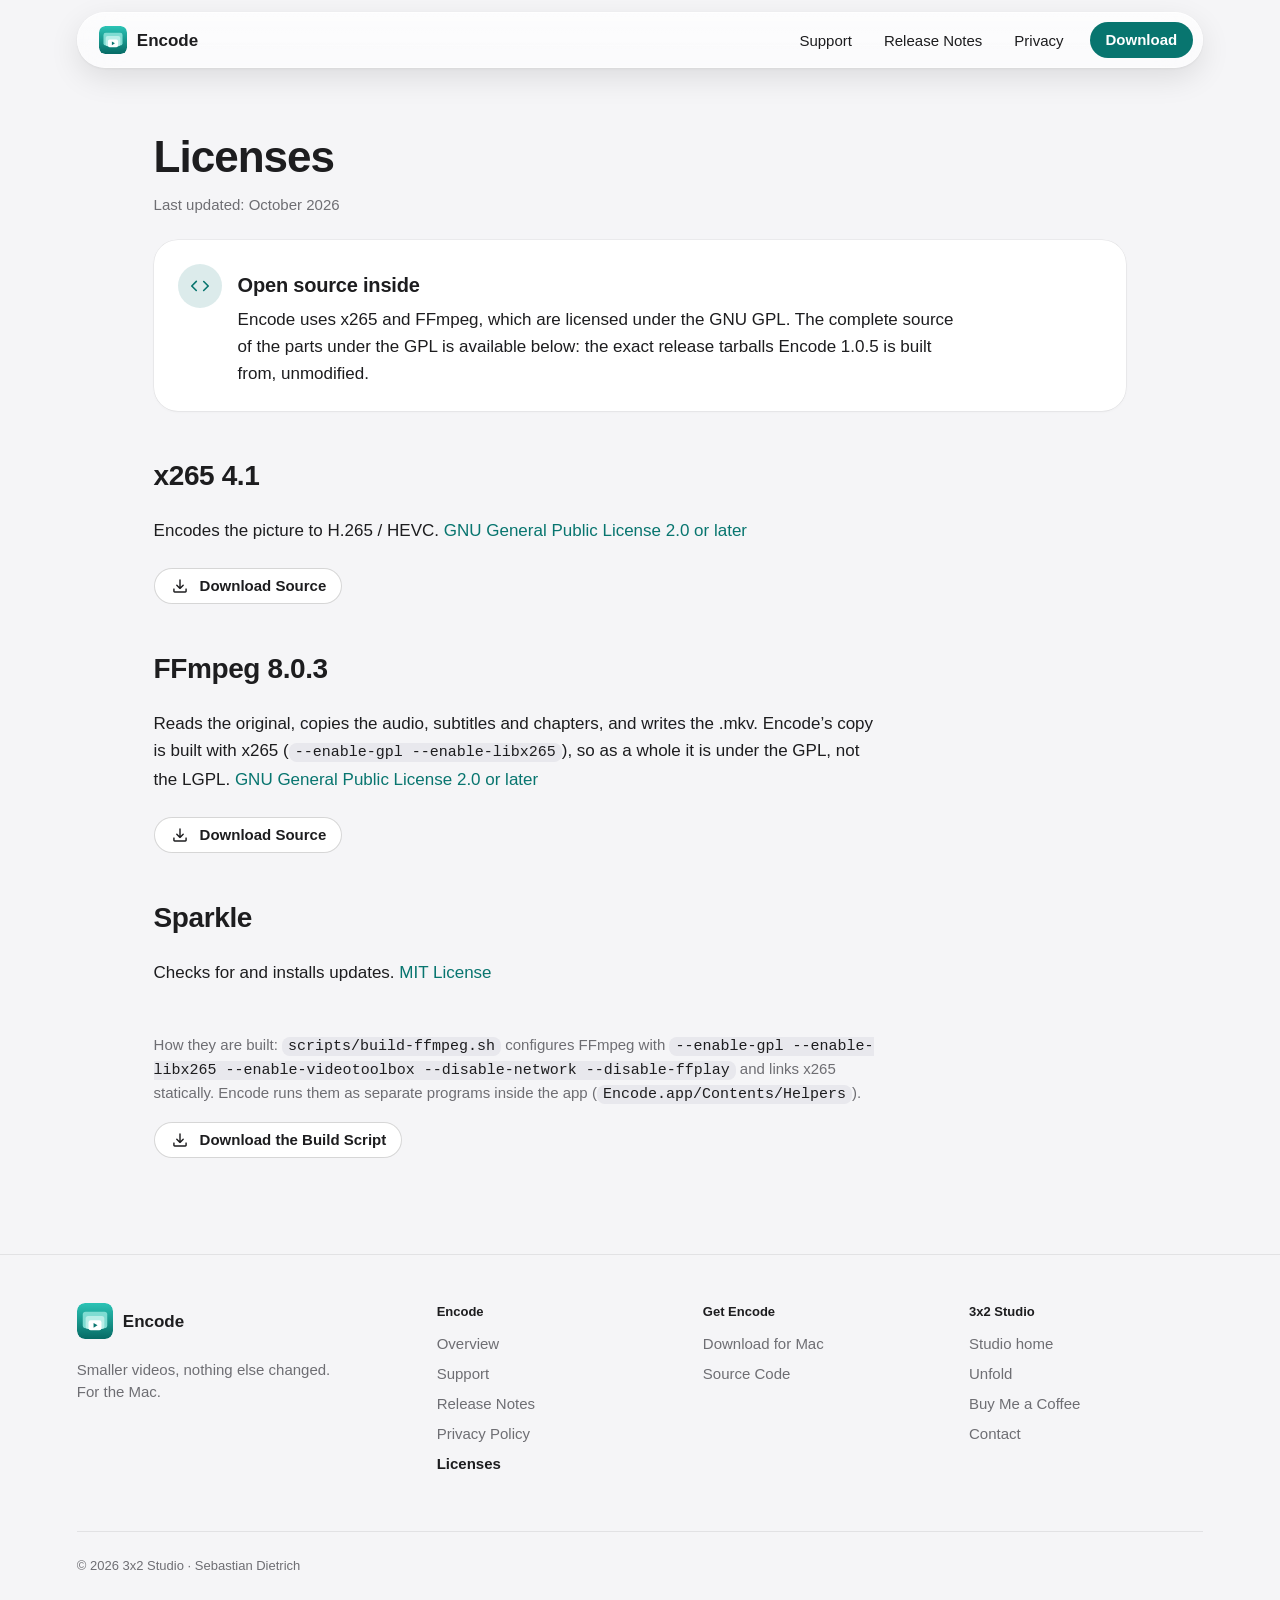
<file: encode/licenses/index.html>
<!doctype html>
<html lang="en" class="theme-encode">
<head>
<meta charset="utf-8">
<meta name="viewport" content="width=device-width, initial-scale=1">
<title>Encode Licenses</title>
<meta name="description" content="The open source libraries inside Encode, their licenses, and the complete source of the parts under the GNU GPL.">
<link rel="canonical" href="https://k3ngitwork.github.io/3x2_Pages/encode/licenses/">
<meta property="og:type" content="website">
<meta property="og:site_name" content="3x2 Studio">
<meta property="og:title" content="Encode Licenses">
<meta property="og:description" content="The open source libraries inside Encode, their licenses, and the complete source of the parts under the GNU GPL.">
<meta property="og:url" content="https://k3ngitwork.github.io/3x2_Pages/encode/licenses/">
<meta property="og:image" content="https://k3ngitwork.github.io/3x2_Pages/assets/encode-icon.png">
<meta property="og:image:alt" content="The Encode app icon: three frames, each smaller than the last.">
<meta name="twitter:card" content="summary">
<meta name="theme-color" content="#f5f5f7" media="(prefers-color-scheme: light)">
<meta name="theme-color" content="#000000" media="(prefers-color-scheme: dark)">
<link rel="stylesheet" href="../../assets/style.css">
<link rel="icon" href="../../assets/encode-icon.png">
<link rel="apple-touch-icon" href="../../assets/encode-icon.png">
</head>
<body>
<div class="w-navwrap"><header class="w-nav w-glass"><a class="w-brand" href="../../encode/" title="Encode home"><span class="w-appicon"></span>Encode</a><nav class="w-nav__links" aria-label="Site"><a href="../../encode/support/">Support</a><a href="../../encode/release-notes/">Release Notes</a><a href="../../encode/privacy/">Privacy</a><a class="w-btn w-btn--primary w-btn--small" href="https://github.com/K3NGitWork/3x2_Pages/releases/download/encode-1.0.5/Encode_1.0.5_6.dmg">Download</a><details class="w-menu"><summary aria-label="Menu"><span class="w-menu__open"><svg class="w-sym" aria-hidden="true"><use href="../../assets/icons.svg#menu"/></svg></span><span class="w-menu__close"><svg class="w-sym" aria-hidden="true"><use href="../../assets/icons.svg#close"/></svg></span></summary><nav class="w-menu__panel w-glass" aria-label="Menu"><a href="../../encode/">Overview<svg class="w-sym" aria-hidden="true"><use href="../../assets/icons.svg#chevron_right"/></svg></a><a href="../../encode/support/">Support<svg class="w-sym" aria-hidden="true"><use href="../../assets/icons.svg#chevron_right"/></svg></a><a href="../../encode/release-notes/">Release Notes<svg class="w-sym" aria-hidden="true"><use href="../../assets/icons.svg#chevron_right"/></svg></a><a href="../../encode/privacy/">Privacy Policy<svg class="w-sym" aria-hidden="true"><use href="../../assets/icons.svg#chevron_right"/></svg></a><a class="w-lens" aria-current="page" href="../../encode/licenses/">Licenses<svg class="w-sym" aria-hidden="true"><use href="../../assets/icons.svg#chevron_right"/></svg></a></nav></details></nav></header></div>
<main class="w-prose" style="padding-top:64px">
  <h1 class="w-title">Licenses</h1>
  <p class="w-small">Last updated: October 2026</p>
  <div class="w-card w-callout" style="margin-top:24px"><span class="w-badge"><svg class="w-sym" aria-hidden="true"><use href="../../assets/icons.svg#code"/></svg></span><div><h3 class="w-h3">Open source inside</h3><p>Encode uses x265 and FFmpeg, which are licensed under the GNU GPL. The complete source of the parts under the GPL is available below: the exact release tarballs Encode 1.0.5 is built from, unmodified.</p></div></div>
<section class="w-license"><h2 class="w-h2">x265 4.1</h2><p>Encodes the picture to H.265 / HEVC. <a href="gpl-2.0.txt">GNU General Public License 2.0 or later</a></p><a class="w-btn w-btn--secondary w-btn--small" href="https://github.com/K3NGitWork/3x2_Pages/releases/download/encode-1.0.5/x265_4.1.tar.gz"><svg class="w-sym" aria-hidden="true"><use href="../../assets/icons.svg#download"/></svg>Download Source</a></section>
<section class="w-license"><h2 class="w-h2">FFmpeg 8.0.3</h2><p>Reads the original, copies the audio, subtitles and chapters, and writes the .mkv. Encode’s copy is built with x265 (<code>--enable-gpl --enable-libx265</code>), so as a whole it is under the GPL, not the LGPL. <a href="gpl-2.0.txt">GNU General Public License 2.0 or later</a></p><a class="w-btn w-btn--secondary w-btn--small" href="https://github.com/K3NGitWork/3x2_Pages/releases/download/encode-1.0.5/ffmpeg-8.0.3.tar.xz"><svg class="w-sym" aria-hidden="true"><use href="../../assets/icons.svg#download"/></svg>Download Source</a></section>
<section class="w-license"><h2 class="w-h2">Sparkle</h2><p>Checks for and installs updates. <a href="sparkle-license.txt">MIT License</a></p></section>
  <p class="w-small" style="margin-top:48px">How they are built: <code>scripts/build-ffmpeg.sh</code> configures FFmpeg with <code>--enable-gpl --enable-libx265 --enable-videotoolbox --disable-network --disable-ffplay</code> and links x265 statically. Encode runs them as separate programs inside the app (<code>Encode.app/Contents/Helpers</code>).</p>
  <a class="w-btn w-btn--secondary w-btn--small" href="https://github.com/K3NGitWork/3x2_Pages/releases/download/encode-1.0.5/build-ffmpeg.sh"><svg class="w-sym" aria-hidden="true"><use href="../../assets/icons.svg#download"/></svg>Download the Build Script</a>
</main>
<footer class="w-footer"><div class="w-frame"><div class="w-footer__top"><div><a class="w-footer__home" href="../../encode/" title="Encode home"><span class="w-appicon"></span>Encode</a><p class="w-footer__tag">Smaller videos, nothing else changed. For the Mac.</p></div><div class="w-footer__col"><h4>Encode</h4><a href="../../encode/">Overview</a><a href="../../encode/support/">Support</a><a href="../../encode/release-notes/">Release Notes</a><a href="../../encode/privacy/">Privacy Policy</a><a href="../../encode/licenses/" aria-current="page">Licenses</a></div><div class="w-footer__col"><h4>Get Encode</h4><a href="https://github.com/K3NGitWork/3x2_Pages/releases/download/encode-1.0.5/Encode_1.0.5_6.dmg">Download for Mac</a><a href="../../encode/licenses/">Source Code</a></div><div class="w-footer__col"><h4>3x2 Studio</h4><a href="../../">Studio home</a><a href="../../unfold/">Unfold</a><a href="https://ko-fi.com/3x2studio">Buy Me a Coffee</a><a href="mailto:hello3x2@outlook.de">Contact</a></div></div><div class="w-footer__copy">© 2026 3x2 Studio · Sebastian Dietrich</div></div></footer>
</body>
</html>
</file>
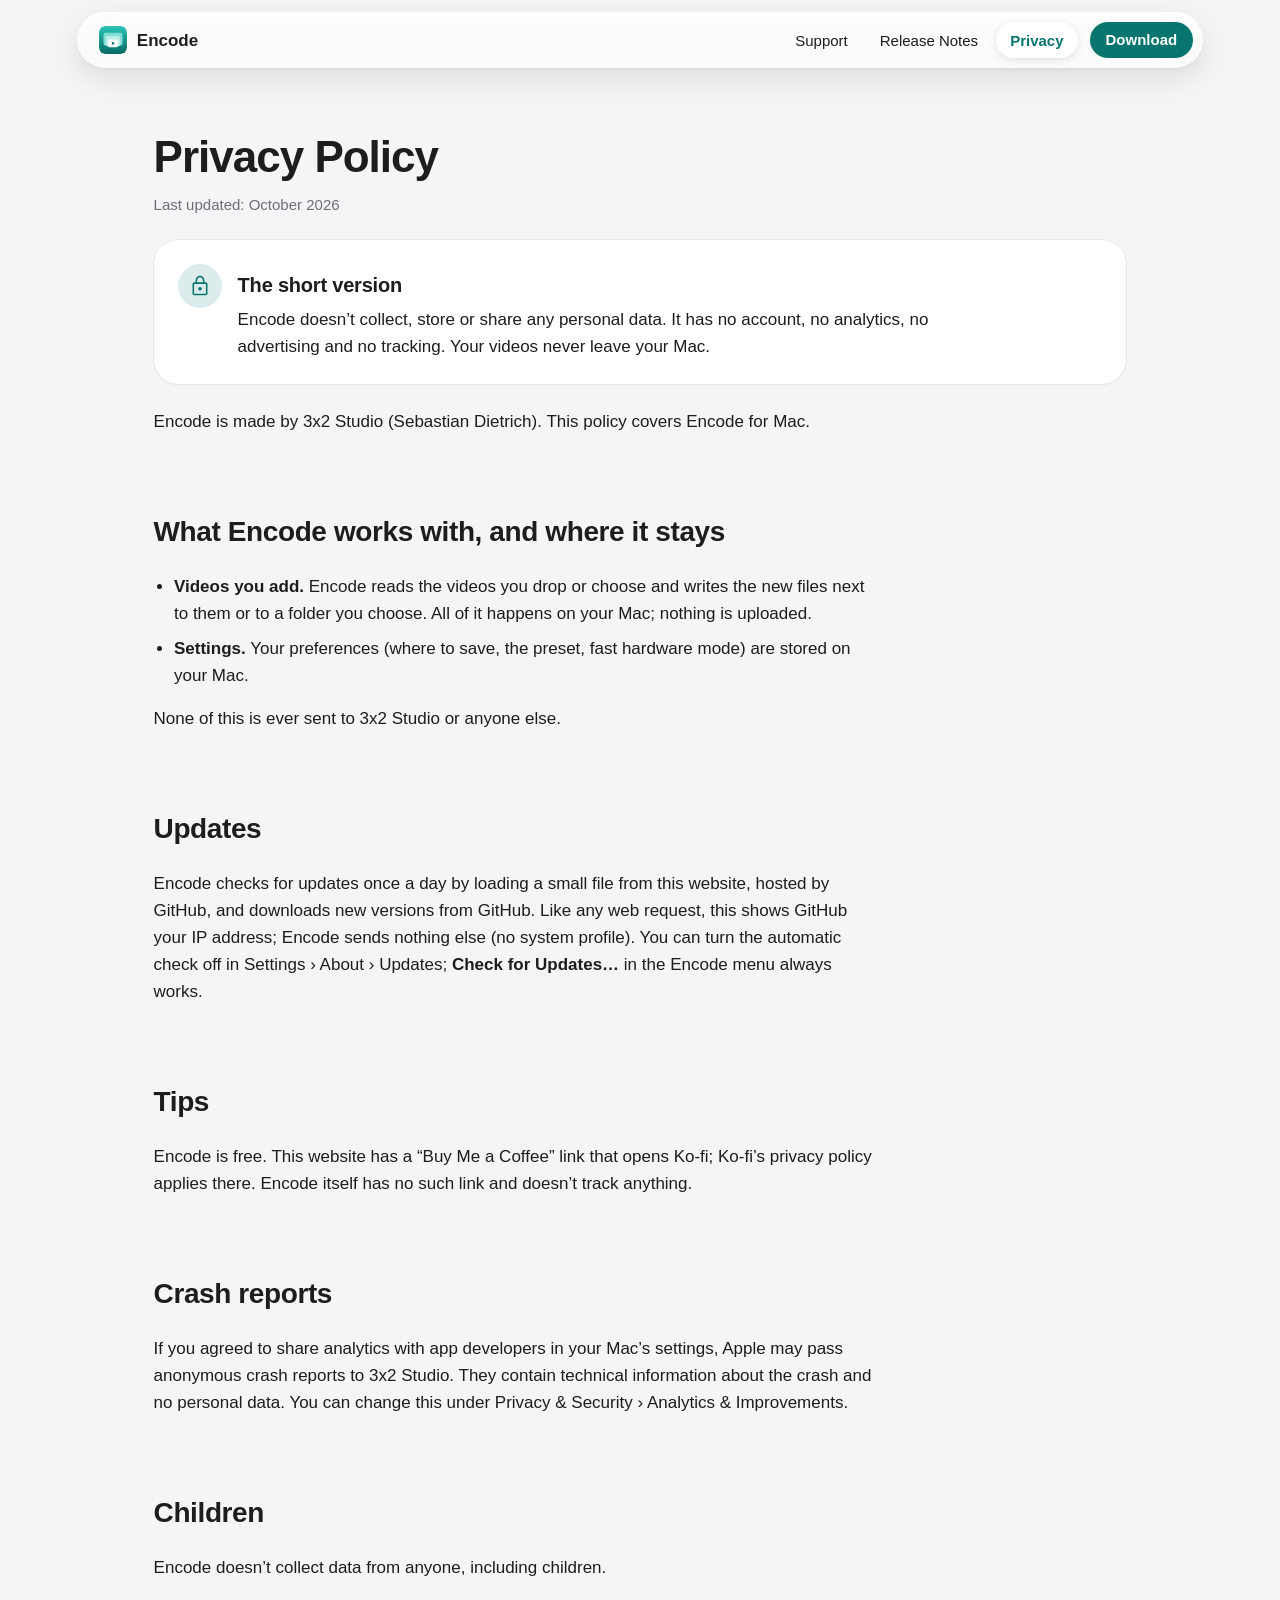
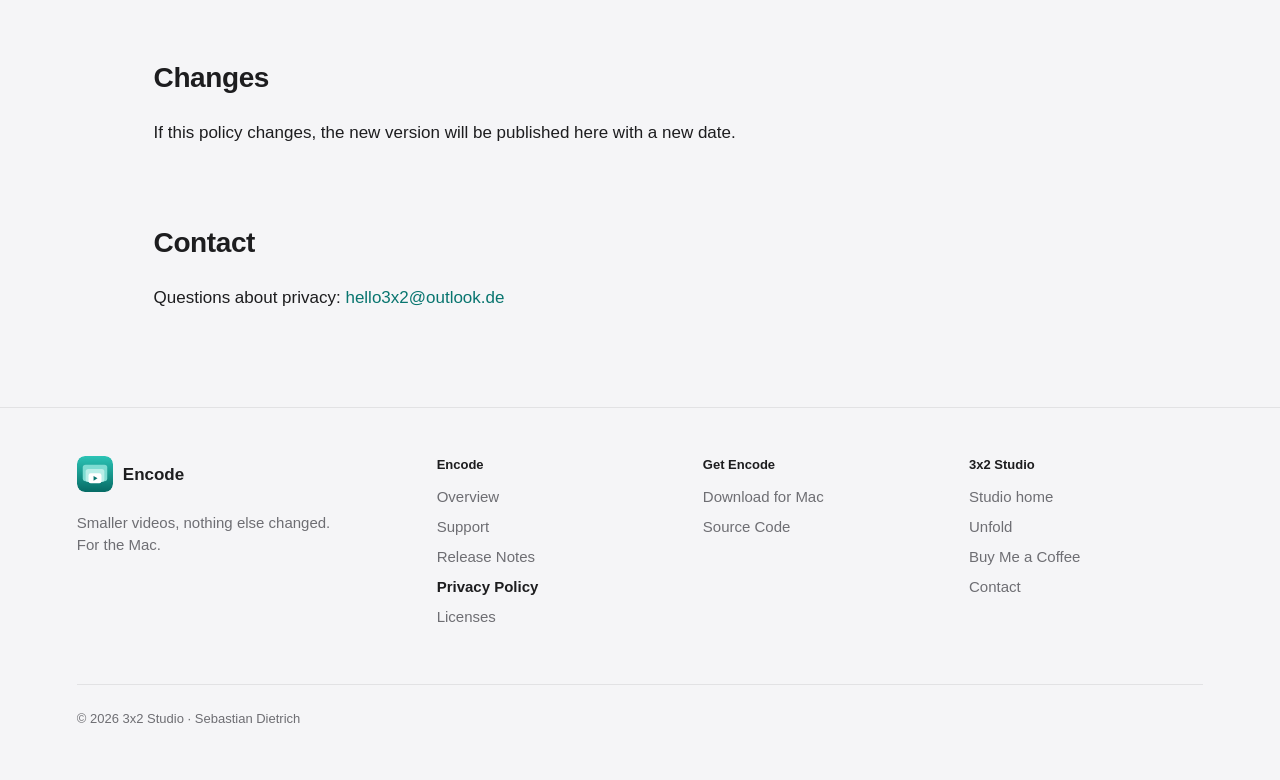
<file: encode/privacy/index.html>
<!doctype html>
<html lang="en" class="theme-encode">
<head>
<meta charset="utf-8">
<meta name="viewport" content="width=device-width, initial-scale=1">
<title>Encode Privacy Policy</title>
<meta name="description" content="Encode doesn't collect, store or share any personal data. Your videos never leave your Mac.">
<link rel="canonical" href="https://k3ngitwork.github.io/3x2_Pages/encode/privacy/">
<meta property="og:type" content="website">
<meta property="og:site_name" content="3x2 Studio">
<meta property="og:title" content="Encode Privacy Policy">
<meta property="og:description" content="Encode doesn't collect, store or share any personal data. Your videos never leave your Mac.">
<meta property="og:url" content="https://k3ngitwork.github.io/3x2_Pages/encode/privacy/">
<meta property="og:image" content="https://k3ngitwork.github.io/3x2_Pages/assets/encode-icon.png">
<meta property="og:image:alt" content="The Encode app icon: three frames, each smaller than the last.">
<meta name="twitter:card" content="summary">
<meta name="theme-color" content="#f5f5f7" media="(prefers-color-scheme: light)">
<meta name="theme-color" content="#000000" media="(prefers-color-scheme: dark)">
<link rel="stylesheet" href="../../assets/style.css">
<link rel="icon" href="../../assets/encode-icon.png">
<link rel="apple-touch-icon" href="../../assets/encode-icon.png">
</head>
<body>
<div class="w-navwrap"><header class="w-nav w-glass"><a class="w-brand" href="../../encode/" title="Encode home"><span class="w-appicon"></span>Encode</a><nav class="w-nav__links" aria-label="Site"><a href="../../encode/support/">Support</a><a href="../../encode/release-notes/">Release Notes</a><a class="w-lens" aria-current="page" href="../../encode/privacy/">Privacy</a><a class="w-btn w-btn--primary w-btn--small" href="https://github.com/K3NGitWork/3x2_Pages/releases/download/encode-1.0.5/Encode_1.0.5_6.dmg">Download</a><details class="w-menu"><summary aria-label="Menu"><span class="w-menu__open"><svg class="w-sym" aria-hidden="true"><use href="../../assets/icons.svg#menu"/></svg></span><span class="w-menu__close"><svg class="w-sym" aria-hidden="true"><use href="../../assets/icons.svg#close"/></svg></span></summary><nav class="w-menu__panel w-glass" aria-label="Menu"><a href="../../encode/">Overview<svg class="w-sym" aria-hidden="true"><use href="../../assets/icons.svg#chevron_right"/></svg></a><a href="../../encode/support/">Support<svg class="w-sym" aria-hidden="true"><use href="../../assets/icons.svg#chevron_right"/></svg></a><a href="../../encode/release-notes/">Release Notes<svg class="w-sym" aria-hidden="true"><use href="../../assets/icons.svg#chevron_right"/></svg></a><a class="w-lens" aria-current="page" href="../../encode/privacy/">Privacy Policy<svg class="w-sym" aria-hidden="true"><use href="../../assets/icons.svg#chevron_right"/></svg></a><a href="../../encode/licenses/">Licenses<svg class="w-sym" aria-hidden="true"><use href="../../assets/icons.svg#chevron_right"/></svg></a></nav></details></nav></header></div>
<main class="w-prose" style="padding-top:64px">
  <h1 class="w-title">Privacy Policy</h1>
  <p class="w-small" style="margin-bottom:24px">Last updated: October 2026</p>
  <div class="w-card w-callout"><span class="w-badge"><svg class="w-sym" aria-hidden="true"><use href="../../assets/icons.svg#lock"/></svg></span><div><h3 class="w-h3">The short version</h3><p>Encode doesn’t collect, store or share any personal data. It has no account, no analytics, no advertising and no tracking. Your videos never leave your Mac.</p></div></div>
  <p style="margin-top:24px">Encode is made by 3x2 Studio (Sebastian Dietrich). This policy covers Encode for Mac.</p>
  <section class="w-section"><h2 class="w-h2">What Encode works with, and where it stays</h2><ul class="w-list">
    <li><b>Videos you add.</b> Encode reads the videos you drop or choose and writes the new files next to them or to a folder you choose. All of it happens on your Mac; nothing is uploaded.</li>
    <li><b>Settings.</b> Your preferences (where to save, the preset, fast hardware mode) are stored on your Mac.</li>
  </ul>
  <p>None of this is ever sent to 3x2 Studio or anyone else.</p></section>
  <section class="w-section"><h2 class="w-h2">Updates</h2><p>Encode checks for updates once a day by loading a small file from this website, hosted by GitHub, and downloads new versions from GitHub. Like any web request, this shows GitHub your IP address; Encode sends nothing else (no system profile). You can turn the automatic check off in Settings › About › Updates; <b>Check for Updates…</b> in the Encode menu always works.</p></section>
  <section class="w-section"><h2 class="w-h2">Tips</h2><p>Encode is free. This website has a “Buy Me a Coffee” link that opens Ko-fi; Ko-fi’s privacy policy applies there. Encode itself has no such link and doesn’t track anything.</p></section>
  <section class="w-section"><h2 class="w-h2">Crash reports</h2><p>If you agreed to share analytics with app developers in your Mac’s settings, Apple may pass anonymous crash reports to 3x2 Studio. They contain technical information about the crash and no personal data. You can change this under Privacy &amp; Security › Analytics &amp; Improvements.</p></section>
  <section class="w-section"><h2 class="w-h2">Children</h2><p>Encode doesn’t collect data from anyone, including children.</p></section>
  <section class="w-section"><h2 class="w-h2">Changes</h2><p>If this policy changes, the new version will be published here with a new date.</p></section>
  <section class="w-section"><h2 class="w-h2">Contact</h2><p>Questions about privacy: <a href="mailto:hello3x2@outlook.de">hello3x2@outlook.de</a></p></section>
</main>
<footer class="w-footer"><div class="w-frame"><div class="w-footer__top"><div><a class="w-footer__home" href="../../encode/" title="Encode home"><span class="w-appicon"></span>Encode</a><p class="w-footer__tag">Smaller videos, nothing else changed. For the Mac.</p></div><div class="w-footer__col"><h4>Encode</h4><a href="../../encode/">Overview</a><a href="../../encode/support/">Support</a><a href="../../encode/release-notes/">Release Notes</a><a href="../../encode/privacy/" aria-current="page">Privacy Policy</a><a href="../../encode/licenses/">Licenses</a></div><div class="w-footer__col"><h4>Get Encode</h4><a href="https://github.com/K3NGitWork/3x2_Pages/releases/download/encode-1.0.5/Encode_1.0.5_6.dmg">Download for Mac</a><a href="../../encode/licenses/">Source Code</a></div><div class="w-footer__col"><h4>3x2 Studio</h4><a href="../../">Studio home</a><a href="../../unfold/">Unfold</a><a href="https://ko-fi.com/3x2studio">Buy Me a Coffee</a><a href="mailto:hello3x2@outlook.de">Contact</a></div></div><div class="w-footer__copy">© 2026 3x2 Studio · Sebastian Dietrich</div></div></footer>
</body>
</html>
</file>
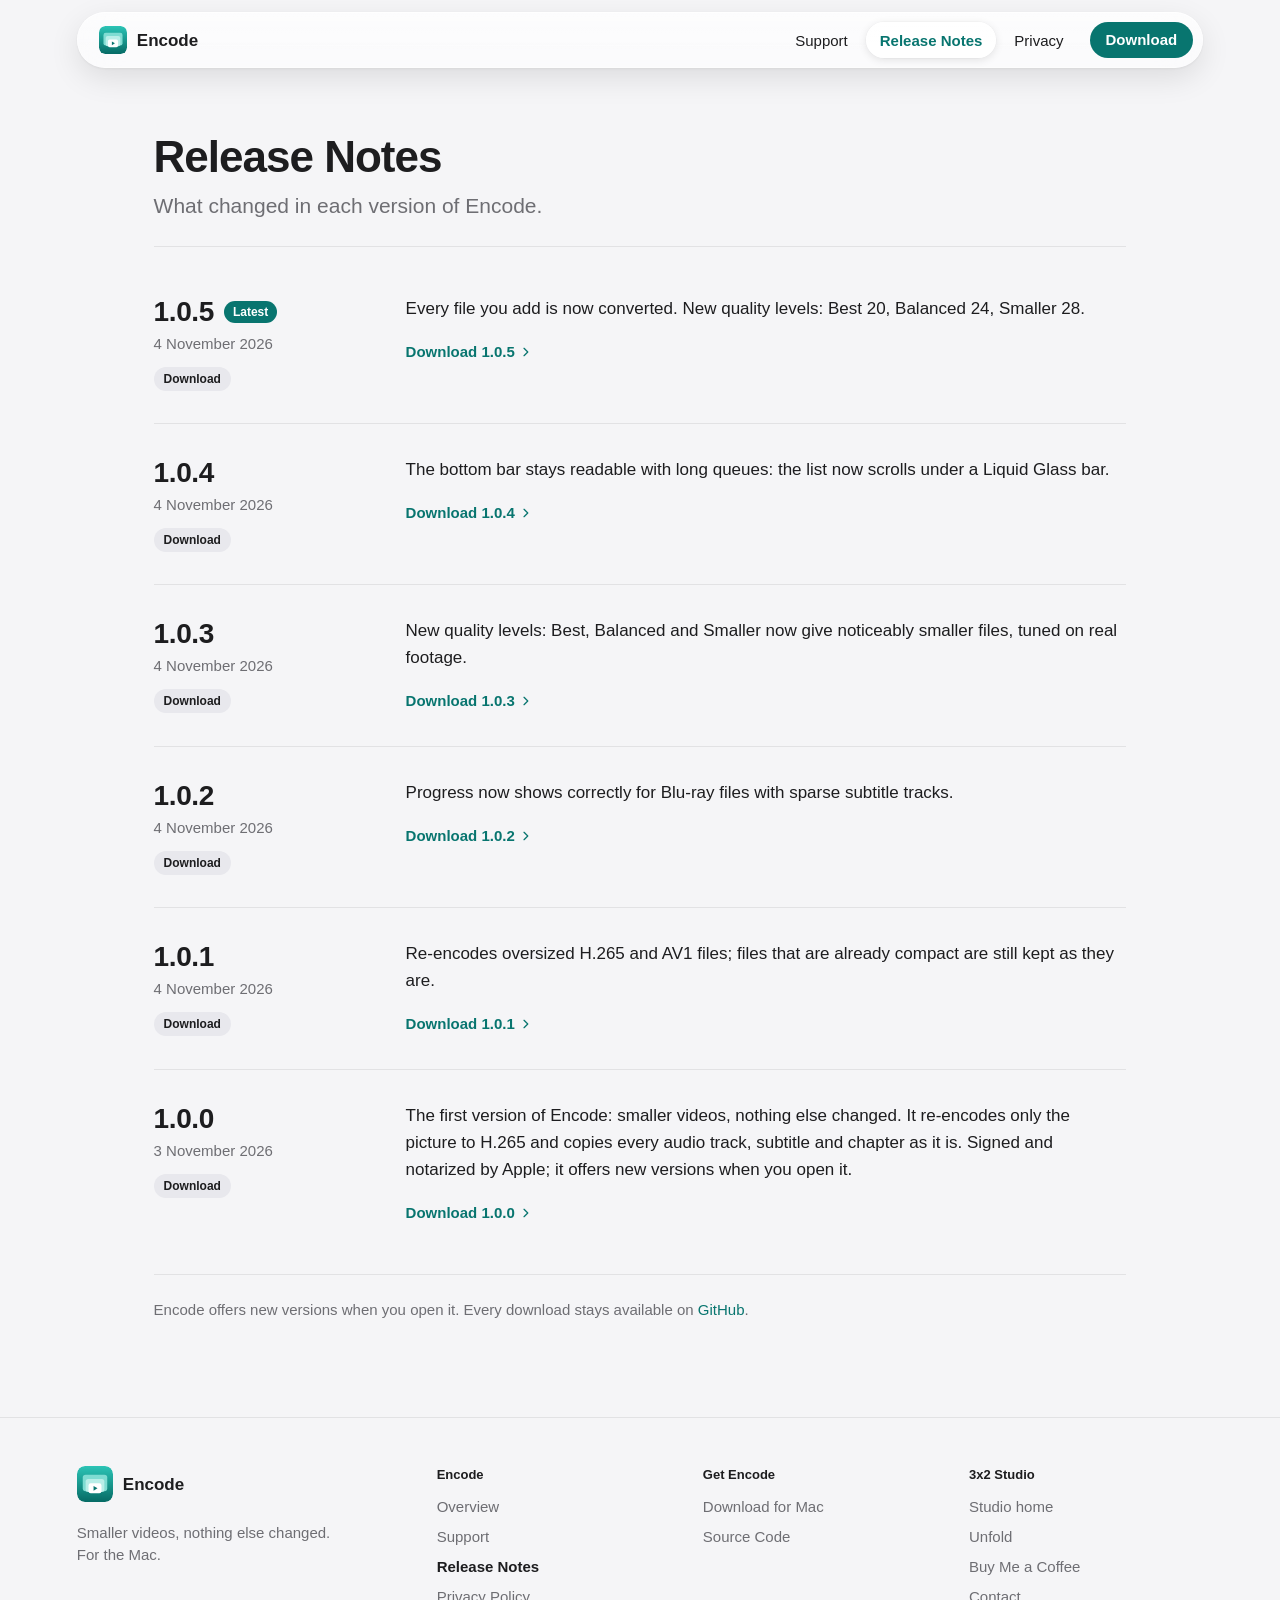
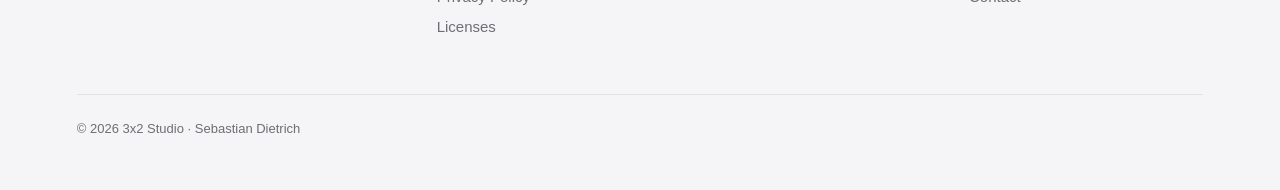
<file: encode/release-notes/index.html>
<!doctype html>
<html lang="en" class="theme-encode">
<head>
<meta charset="utf-8">
<meta name="viewport" content="width=device-width, initial-scale=1">
<title>Encode Release Notes</title>
<meta name="description" content="What changed in each version of Encode for Mac.">
<link rel="canonical" href="https://k3ngitwork.github.io/3x2_Pages/encode/release-notes/">
<meta property="og:type" content="website">
<meta property="og:site_name" content="3x2 Studio">
<meta property="og:title" content="Encode Release Notes">
<meta property="og:description" content="What changed in each version of Encode for Mac.">
<meta property="og:url" content="https://k3ngitwork.github.io/3x2_Pages/encode/release-notes/">
<meta property="og:image" content="https://k3ngitwork.github.io/3x2_Pages/assets/encode-icon.png">
<meta property="og:image:alt" content="The Encode app icon: three frames, each smaller than the last.">
<meta name="twitter:card" content="summary">
<meta name="theme-color" content="#f5f5f7" media="(prefers-color-scheme: light)">
<meta name="theme-color" content="#000000" media="(prefers-color-scheme: dark)">
<link rel="stylesheet" href="../../assets/style.css">
<link rel="icon" href="../../assets/encode-icon.png">
<link rel="apple-touch-icon" href="../../assets/encode-icon.png">
</head>
<body>
<div class="w-navwrap"><header class="w-nav w-glass"><a class="w-brand" href="../../encode/" title="Encode home"><span class="w-appicon"></span>Encode</a><nav class="w-nav__links" aria-label="Site"><a href="../../encode/support/">Support</a><a class="w-lens" aria-current="page" href="../../encode/release-notes/">Release Notes</a><a href="../../encode/privacy/">Privacy</a><a class="w-btn w-btn--primary w-btn--small" href="https://github.com/K3NGitWork/3x2_Pages/releases/download/encode-1.0.5/Encode_1.0.5_6.dmg">Download</a><details class="w-menu"><summary aria-label="Menu"><span class="w-menu__open"><svg class="w-sym" aria-hidden="true"><use href="../../assets/icons.svg#menu"/></svg></span><span class="w-menu__close"><svg class="w-sym" aria-hidden="true"><use href="../../assets/icons.svg#close"/></svg></span></summary><nav class="w-menu__panel w-glass" aria-label="Menu"><a href="../../encode/">Overview<svg class="w-sym" aria-hidden="true"><use href="../../assets/icons.svg#chevron_right"/></svg></a><a href="../../encode/support/">Support<svg class="w-sym" aria-hidden="true"><use href="../../assets/icons.svg#chevron_right"/></svg></a><a class="w-lens" aria-current="page" href="../../encode/release-notes/">Release Notes<svg class="w-sym" aria-hidden="true"><use href="../../assets/icons.svg#chevron_right"/></svg></a><a href="../../encode/privacy/">Privacy Policy<svg class="w-sym" aria-hidden="true"><use href="../../assets/icons.svg#chevron_right"/></svg></a><a href="../../encode/licenses/">Licenses<svg class="w-sym" aria-hidden="true"><use href="../../assets/icons.svg#chevron_right"/></svg></a></nav></details></nav></header></div>
<main class="w-page" style="padding-top:64px">
  <header class="w-pagehead"><div class="w-pagehead__text"><h1 class="w-title">Release Notes</h1><p class="w-lead w-measure">What changed in each version of Encode.</p></div></header>
  <section aria-label="Release notes"><div class="w-releases">
<!-- releases:mac -->
<article class="w-release" id="mac-1.0.5"><div><h2 class="w-release__version">1.0.5<span class="w-latest">Latest</span></h2><p class="w-release__date">4 November 2026</p><div class="w-release__where"><span class="w-where">Download</span></div></div><div class="w-release__notes"><p>Every file you add is now converted. New quality levels: Best 20, Balanced 24, Smaller 28.</p><a class="w-more w-release__more" href="https://github.com/K3NGitWork/3x2_Pages/releases/download/encode-1.0.5/Encode_1.0.5_6.dmg">Download 1.0.5<svg class="w-sym" aria-hidden="true"><use href="../../assets/icons.svg#chevron_right"/></svg></a></div></article>
<article class="w-release" id="mac-1.0.4"><div><h2 class="w-release__version">1.0.4</h2><p class="w-release__date">4 November 2026</p><div class="w-release__where"><span class="w-where">Download</span></div></div><div class="w-release__notes"><p>The bottom bar stays readable with long queues: the list now scrolls under a Liquid Glass bar.</p><a class="w-more w-release__more" href="https://github.com/K3NGitWork/3x2_Pages/releases/download/encode-1.0.4/Encode_1.0.4_5.dmg">Download 1.0.4<svg class="w-sym" aria-hidden="true"><use href="../../assets/icons.svg#chevron_right"/></svg></a></div></article>
<article class="w-release" id="mac-1.0.3"><div><h2 class="w-release__version">1.0.3</h2><p class="w-release__date">4 November 2026</p><div class="w-release__where"><span class="w-where">Download</span></div></div><div class="w-release__notes"><p>New quality levels: Best, Balanced and Smaller now give noticeably smaller files, tuned on real footage.</p><a class="w-more w-release__more" href="https://github.com/K3NGitWork/3x2_Pages/releases/download/encode-1.0.3/Encode_1.0.3_4.dmg">Download 1.0.3<svg class="w-sym" aria-hidden="true"><use href="../../assets/icons.svg#chevron_right"/></svg></a></div></article>
<article class="w-release" id="mac-1.0.2"><div><h2 class="w-release__version">1.0.2</h2><p class="w-release__date">4 November 2026</p><div class="w-release__where"><span class="w-where">Download</span></div></div><div class="w-release__notes"><p>Progress now shows correctly for Blu-ray files with sparse subtitle tracks.</p><a class="w-more w-release__more" href="https://github.com/K3NGitWork/3x2_Pages/releases/download/encode-1.0.2/Encode_1.0.2_3.dmg">Download 1.0.2<svg class="w-sym" aria-hidden="true"><use href="../../assets/icons.svg#chevron_right"/></svg></a></div></article>
<article class="w-release" id="mac-1.0.1"><div><h2 class="w-release__version">1.0.1</h2><p class="w-release__date">4 November 2026</p><div class="w-release__where"><span class="w-where">Download</span></div></div><div class="w-release__notes"><p>Re-encodes oversized H.265 and AV1 files; files that are already compact are still kept as they are.</p><a class="w-more w-release__more" href="https://github.com/K3NGitWork/3x2_Pages/releases/download/encode-1.0.1/Encode_1.0.1_2.dmg">Download 1.0.1<svg class="w-sym" aria-hidden="true"><use href="../../assets/icons.svg#chevron_right"/></svg></a></div></article>
<article class="w-release" id="mac-1.0.0"><div><h2 class="w-release__version">1.0.0</h2><p class="w-release__date">3 November 2026</p><div class="w-release__where"><span class="w-where">Download</span></div></div><div class="w-release__notes"><p>The first version of Encode: smaller videos, nothing else changed. It re-encodes only the picture to H.265 and copies every audio track, subtitle and chapter as it is. Signed and notarized by Apple; it offers new versions when you open it.</p><a class="w-more w-release__more" href="https://github.com/K3NGitWork/3x2_Pages/releases/download/encode-1.0.0/Encode_1.0.0_1.dmg">Download 1.0.0<svg class="w-sym" aria-hidden="true"><use href="../../assets/icons.svg#chevron_right"/></svg></a></div></article>
<!-- /releases:mac -->
  </div>
    <div class="w-releases__foot w-small">Encode offers new versions when you open it. Every download stays available on <a href="https://github.com/K3NGitWork/3x2_Pages/releases?q=encode">GitHub</a>.</div></section>
</main>
<footer class="w-footer"><div class="w-frame"><div class="w-footer__top"><div><a class="w-footer__home" href="../../encode/" title="Encode home"><span class="w-appicon"></span>Encode</a><p class="w-footer__tag">Smaller videos, nothing else changed. For the Mac.</p></div><div class="w-footer__col"><h4>Encode</h4><a href="../../encode/">Overview</a><a href="../../encode/support/">Support</a><a href="../../encode/release-notes/" aria-current="page">Release Notes</a><a href="../../encode/privacy/">Privacy Policy</a><a href="../../encode/licenses/">Licenses</a></div><div class="w-footer__col"><h4>Get Encode</h4><a href="https://github.com/K3NGitWork/3x2_Pages/releases/download/encode-1.0.5/Encode_1.0.5_6.dmg">Download for Mac</a><a href="../../encode/licenses/">Source Code</a></div><div class="w-footer__col"><h4>3x2 Studio</h4><a href="../../">Studio home</a><a href="../../unfold/">Unfold</a><a href="https://ko-fi.com/3x2studio">Buy Me a Coffee</a><a href="mailto:hello3x2@outlook.de">Contact</a></div></div><div class="w-footer__copy">© 2026 3x2 Studio · Sebastian Dietrich</div></div></footer>
</body>
</html>
</file>
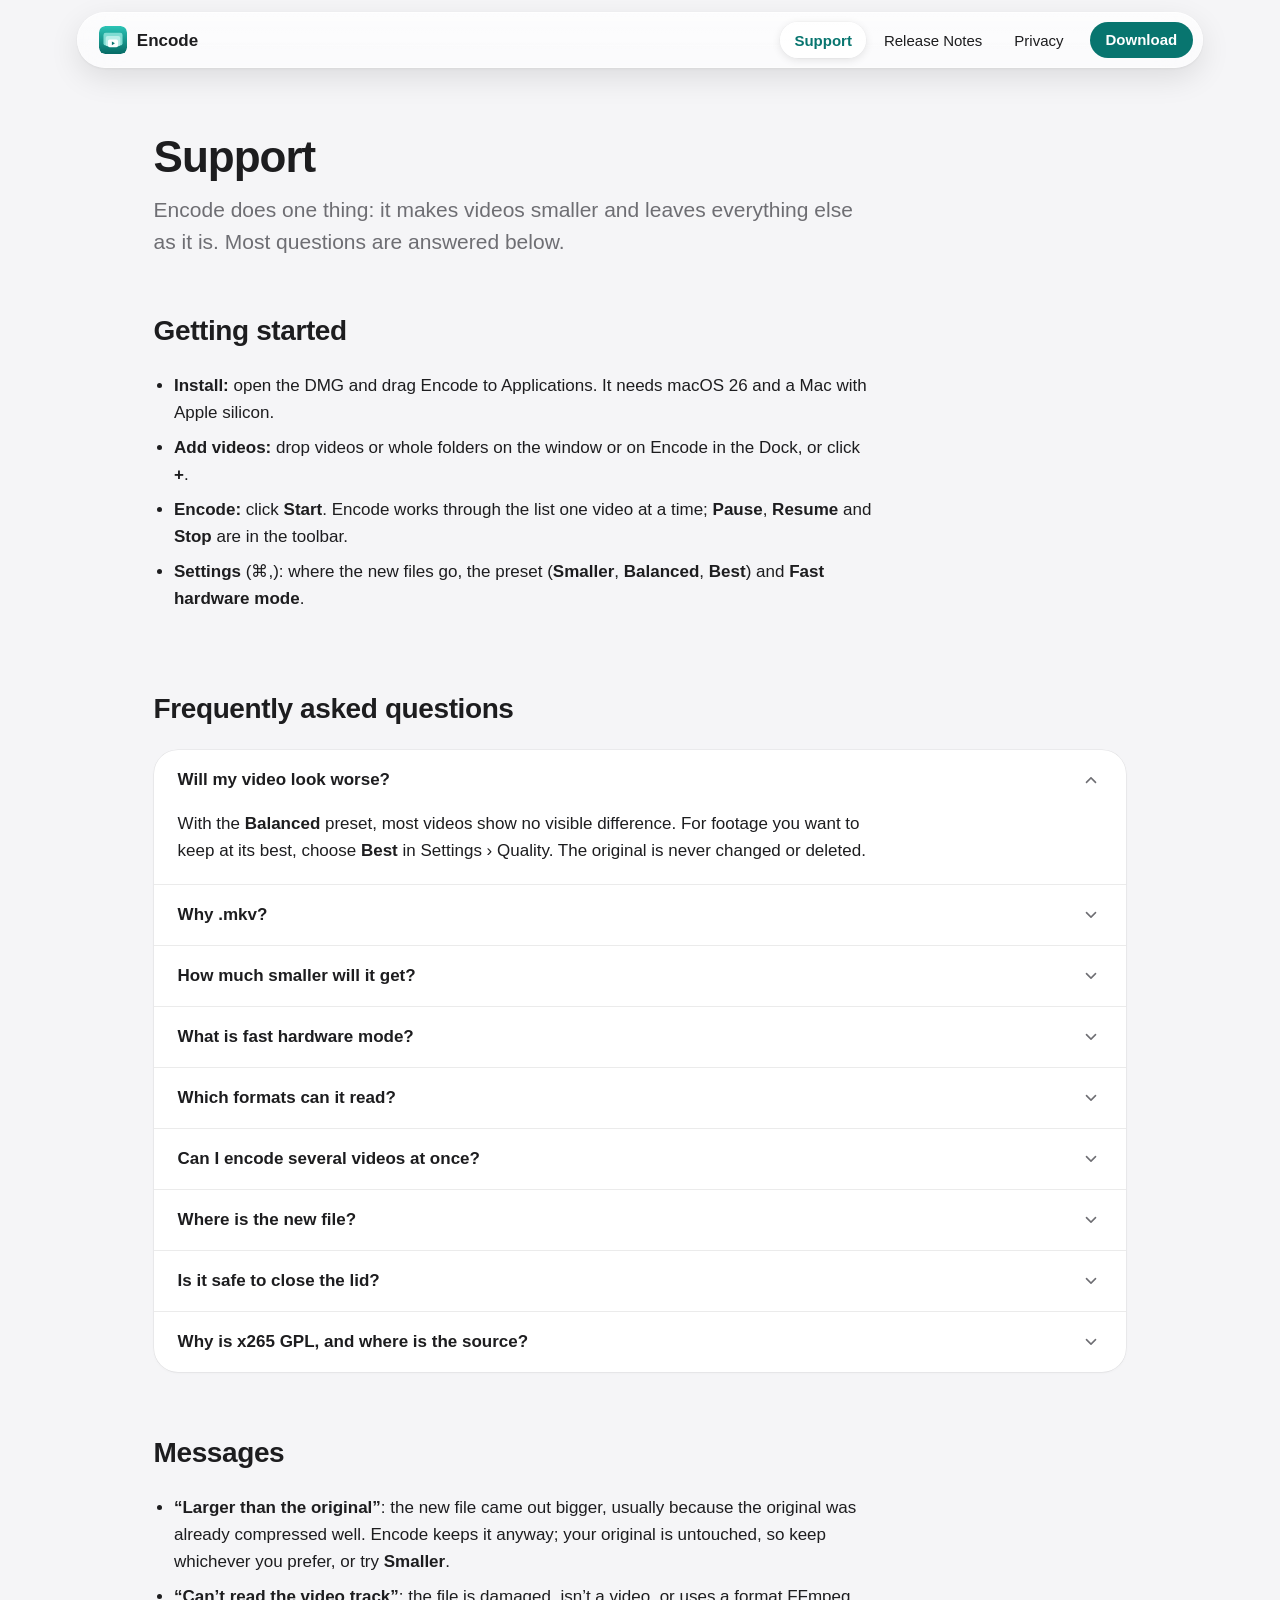
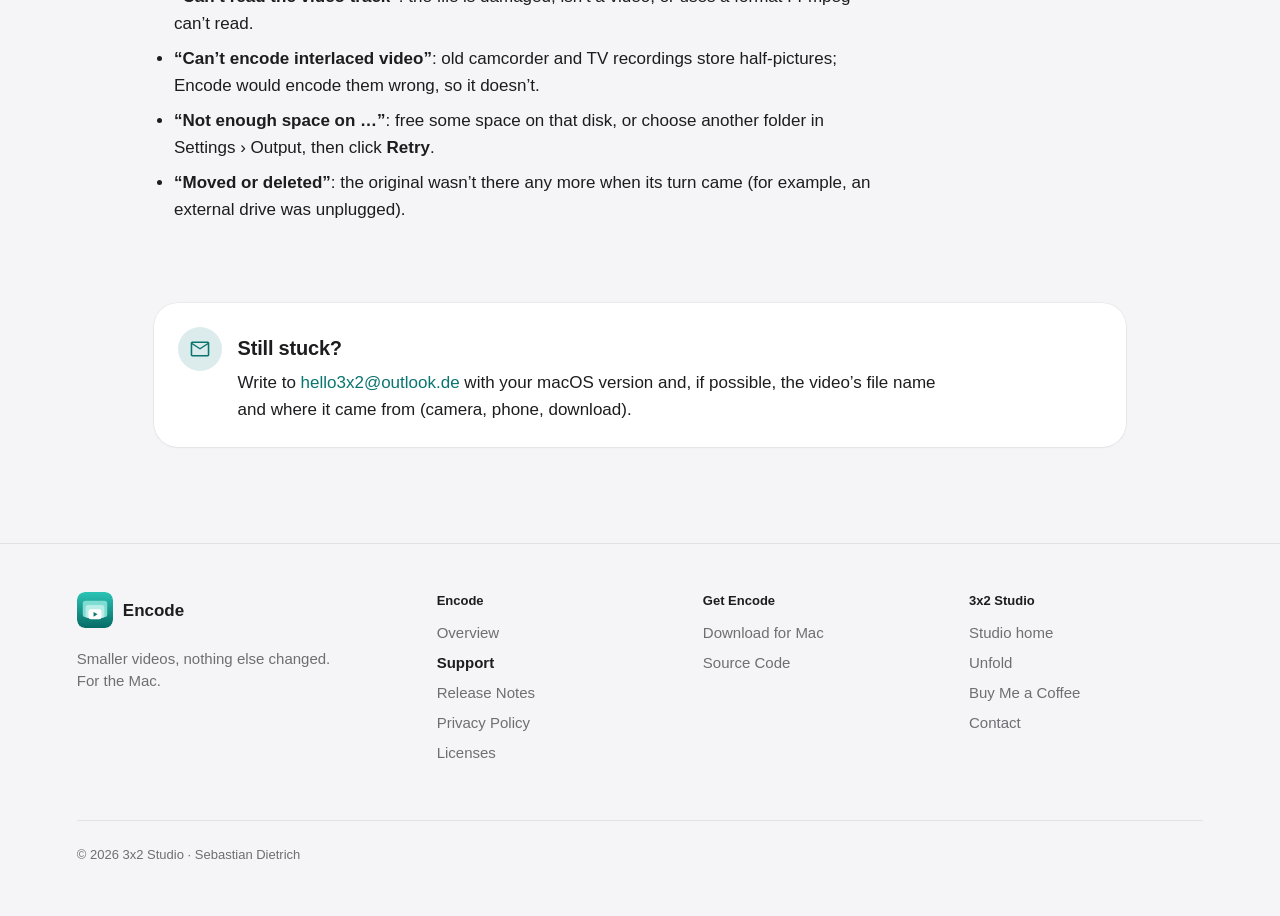
<file: encode/support/index.html>
<!doctype html>
<html lang="en" class="theme-encode">
<head>
<meta charset="utf-8">
<meta name="viewport" content="width=device-width, initial-scale=1">
<title>Encode Support</title>
<meta name="description" content="Help with Encode for Mac: getting started, frequently asked questions and contact.">
<link rel="canonical" href="https://k3ngitwork.github.io/3x2_Pages/encode/support/">
<meta property="og:type" content="website">
<meta property="og:site_name" content="3x2 Studio">
<meta property="og:title" content="Encode Support">
<meta property="og:description" content="Help with Encode for Mac: getting started, frequently asked questions and contact.">
<meta property="og:url" content="https://k3ngitwork.github.io/3x2_Pages/encode/support/">
<meta property="og:image" content="https://k3ngitwork.github.io/3x2_Pages/assets/encode-icon.png">
<meta property="og:image:alt" content="The Encode app icon: three frames, each smaller than the last.">
<meta name="twitter:card" content="summary">
<meta name="theme-color" content="#f5f5f7" media="(prefers-color-scheme: light)">
<meta name="theme-color" content="#000000" media="(prefers-color-scheme: dark)">
<link rel="stylesheet" href="../../assets/style.css">
<link rel="icon" href="../../assets/encode-icon.png">
<link rel="apple-touch-icon" href="../../assets/encode-icon.png">
</head>
<body>
<div class="w-navwrap"><header class="w-nav w-glass"><a class="w-brand" href="../../encode/" title="Encode home"><span class="w-appicon"></span>Encode</a><nav class="w-nav__links" aria-label="Site"><a class="w-lens" aria-current="page" href="../../encode/support/">Support</a><a href="../../encode/release-notes/">Release Notes</a><a href="../../encode/privacy/">Privacy</a><a class="w-btn w-btn--primary w-btn--small" href="https://github.com/K3NGitWork/3x2_Pages/releases/download/encode-1.0.5/Encode_1.0.5_6.dmg">Download</a><details class="w-menu"><summary aria-label="Menu"><span class="w-menu__open"><svg class="w-sym" aria-hidden="true"><use href="../../assets/icons.svg#menu"/></svg></span><span class="w-menu__close"><svg class="w-sym" aria-hidden="true"><use href="../../assets/icons.svg#close"/></svg></span></summary><nav class="w-menu__panel w-glass" aria-label="Menu"><a href="../../encode/">Overview<svg class="w-sym" aria-hidden="true"><use href="../../assets/icons.svg#chevron_right"/></svg></a><a class="w-lens" aria-current="page" href="../../encode/support/">Support<svg class="w-sym" aria-hidden="true"><use href="../../assets/icons.svg#chevron_right"/></svg></a><a href="../../encode/release-notes/">Release Notes<svg class="w-sym" aria-hidden="true"><use href="../../assets/icons.svg#chevron_right"/></svg></a><a href="../../encode/privacy/">Privacy Policy<svg class="w-sym" aria-hidden="true"><use href="../../assets/icons.svg#chevron_right"/></svg></a><a href="../../encode/licenses/">Licenses<svg class="w-sym" aria-hidden="true"><use href="../../assets/icons.svg#chevron_right"/></svg></a></nav></details></nav></header></div>
<main class="w-prose" style="padding-top:64px">
  <h1 class="w-title">Support</h1>
  <p class="w-lead w-measure">Encode does one thing: it makes videos smaller and leaves everything else as it is. Most questions are answered below.</p>
  <section class="w-section" style="padding-top:32px"><h2 class="w-h2">Getting started</h2>
  <ul class="w-list w-measure">
    <li><b>Install:</b> open the DMG and drag Encode to Applications. It needs macOS 26 and a Mac with Apple silicon.</li>
    <li><b>Add videos:</b> drop videos or whole folders on the window or on Encode in the Dock, or click <b>+</b>.</li>
    <li><b>Encode:</b> click <b>Start</b>. Encode works through the list one video at a time; <b>Pause</b>, <b>Resume</b> and <b>Stop</b> are in the toolbar.</li>
    <li><b>Settings</b> (⌘,): where the new files go, the preset (<b>Smaller</b>, <b>Balanced</b>, <b>Best</b>) and <b>Fast hardware mode</b>.</li>
  </ul></section>
  <section class="w-section"><h2 class="w-h2">Frequently asked questions</h2><div class="w-faq"><details open><summary>Will my video look worse?<svg class="w-sym" aria-hidden="true"><use href="../../assets/icons.svg#expand_more"/></svg></summary><div class="w-faq__a"><p>With the <b>Balanced</b> preset, most videos show no visible difference. For footage you want to keep at its best, choose <b>Best</b> in Settings › Quality. The original is never changed or deleted.</p></div></details><details><summary>Why .mkv?<svg class="w-sym" aria-hidden="true"><use href="../../assets/icons.svg#expand_more"/></svg></summary><div class="w-faq__a"><p>MKV holds every audio track, subtitle and chapter of the original as it is. It plays in IINA, VLC, Infuse and most TVs and media players. QuickTime Player doesn’t open it.</p></div></details><details><summary>How much smaller will it get?<svg class="w-sym" aria-hidden="true"><use href="../../assets/icons.svg#expand_more"/></svg></summary><div class="w-faq__a"><p>Typically 40 to 60%. It depends on the video: phone and camera footage shrinks a lot, videos that are already compressed hard shrink less. Encode always keeps the new file; if it ever comes out larger, the row says “Larger than the original”, and your original is still there next to it.</p></div></details><details><summary>What is fast hardware mode?<svg class="w-sym" aria-hidden="true"><use href="../../assets/icons.svg#expand_more"/></svg></summary><div class="w-faq__a"><p>It encodes with the Mac’s media engine instead of x265. That is many times faster, but the files come out larger for the same quality. It is off by default.</p></div></details><details><summary>Which formats can it read?<svg class="w-sym" aria-hidden="true"><use href="../../assets/icons.svg#expand_more"/></svg></summary><div class="w-faq__a"><p>Almost any video: MP4, MOV, MKV, AVI, WebM, MTS and M2TS, MPEG, WMV and more. Videos that are already H.265 or AV1 are encoded again too, which helps most with oversized files such as careless encodes at a very high bit rate. Interlaced video, from old camcorders and TV recordings, isn’t supported yet (“Can’t encode interlaced video”).</p></div></details><details><summary>Can I encode several videos at once?<svg class="w-sym" aria-hidden="true"><use href="../../assets/icons.svg#expand_more"/></svg></summary><div class="w-faq__a"><p>Add as many as you like: drop files or whole folders, or use <b>+</b>. Encode works through them one at a time, top to bottom, which is the fastest way on a Mac. Drag waiting rows to change the order.</p></div></details><details><summary>Where is the new file?<svg class="w-sym" aria-hidden="true"><use href="../../assets/icons.svg#expand_more"/></svg></summary><div class="w-faq__a"><p>Next to the original, with the same name and <code>.mkv</code>. If the original is already an <code>.mkv</code>, the new one goes into a folder named <code>encode</code> beside it. To collect them somewhere else, choose a folder in Settings › Output › Save to. Encode never overwrites a file: if the name is taken, it adds a number. Click a finished row to show the file in Finder.</p></div></details><details><summary>Is it safe to close the lid?<svg class="w-sym" aria-hidden="true"><use href="../../assets/icons.svg#expand_more"/></svg></summary><div class="w-faq__a"><p>Encode keeps your Mac awake while it works, as long as it stays open. Closing the lid of a MacBook puts it to sleep anyway (unless it is connected to power and a display); encoding then stops and carries on when the Mac wakes up. <b>Pause</b> and <b>Resume</b> work the same way at any time.</p></div></details><details><summary>Why is x265 GPL, and where is the source?<svg class="w-sym" aria-hidden="true"><use href="../../assets/icons.svg#expand_more"/></svg></summary><div class="w-faq__a"><p>Encode encodes with x265 and reads and writes the files with FFmpeg. Both are free software under the GNU General Public License, and Encode includes them as separate programs, built from their unmodified source. The exact source of both is on the <a href="../licenses/">Licenses</a> page.</p></div></details></div></section>
  <section class="w-section"><h2 class="w-h2">Messages</h2>
  <ul class="w-list w-measure">
    <li><b>“Larger than the original”</b>: the new file came out bigger, usually because the original was already compressed well. Encode keeps it anyway; your original is untouched, so keep whichever you prefer, or try <b>Smaller</b>.</li>
    <li><b>“Can’t read the video track”</b>: the file is damaged, isn’t a video, or uses a format FFmpeg can’t read.</li>
    <li><b>“Can’t encode interlaced video”</b>: old camcorder and TV recordings store half-pictures; Encode would encode them wrong, so it doesn’t.</li>
    <li><b>“Not enough space on …”</b>: free some space on that disk, or choose another folder in Settings › Output, then click <b>Retry</b>.</li>
    <li><b>“Moved or deleted”</b>: the original wasn’t there any more when its turn came (for example, an external drive was unplugged).</li>
  </ul></section>
  <section class="w-section"><div class="w-card w-callout"><span class="w-badge"><svg class="w-sym" aria-hidden="true"><use href="../../assets/icons.svg#mail"/></svg></span><div><h3 class="w-h3">Still stuck?</h3><p>Write to <a href="mailto:hello3x2@outlook.de">hello3x2@outlook.de</a> with your macOS version and, if possible, the video’s file name and where it came from (camera, phone, download).</p></div></div></section>
</main>
<footer class="w-footer"><div class="w-frame"><div class="w-footer__top"><div><a class="w-footer__home" href="../../encode/" title="Encode home"><span class="w-appicon"></span>Encode</a><p class="w-footer__tag">Smaller videos, nothing else changed. For the Mac.</p></div><div class="w-footer__col"><h4>Encode</h4><a href="../../encode/">Overview</a><a href="../../encode/support/" aria-current="page">Support</a><a href="../../encode/release-notes/">Release Notes</a><a href="../../encode/privacy/">Privacy Policy</a><a href="../../encode/licenses/">Licenses</a></div><div class="w-footer__col"><h4>Get Encode</h4><a href="https://github.com/K3NGitWork/3x2_Pages/releases/download/encode-1.0.5/Encode_1.0.5_6.dmg">Download for Mac</a><a href="../../encode/licenses/">Source Code</a></div><div class="w-footer__col"><h4>3x2 Studio</h4><a href="../../">Studio home</a><a href="../../unfold/">Unfold</a><a href="https://ko-fi.com/3x2studio">Buy Me a Coffee</a><a href="mailto:hello3x2@outlook.de">Contact</a></div></div><div class="w-footer__copy">© 2026 3x2 Studio · Sebastian Dietrich</div></div></footer>
</body>
</html>
</file>
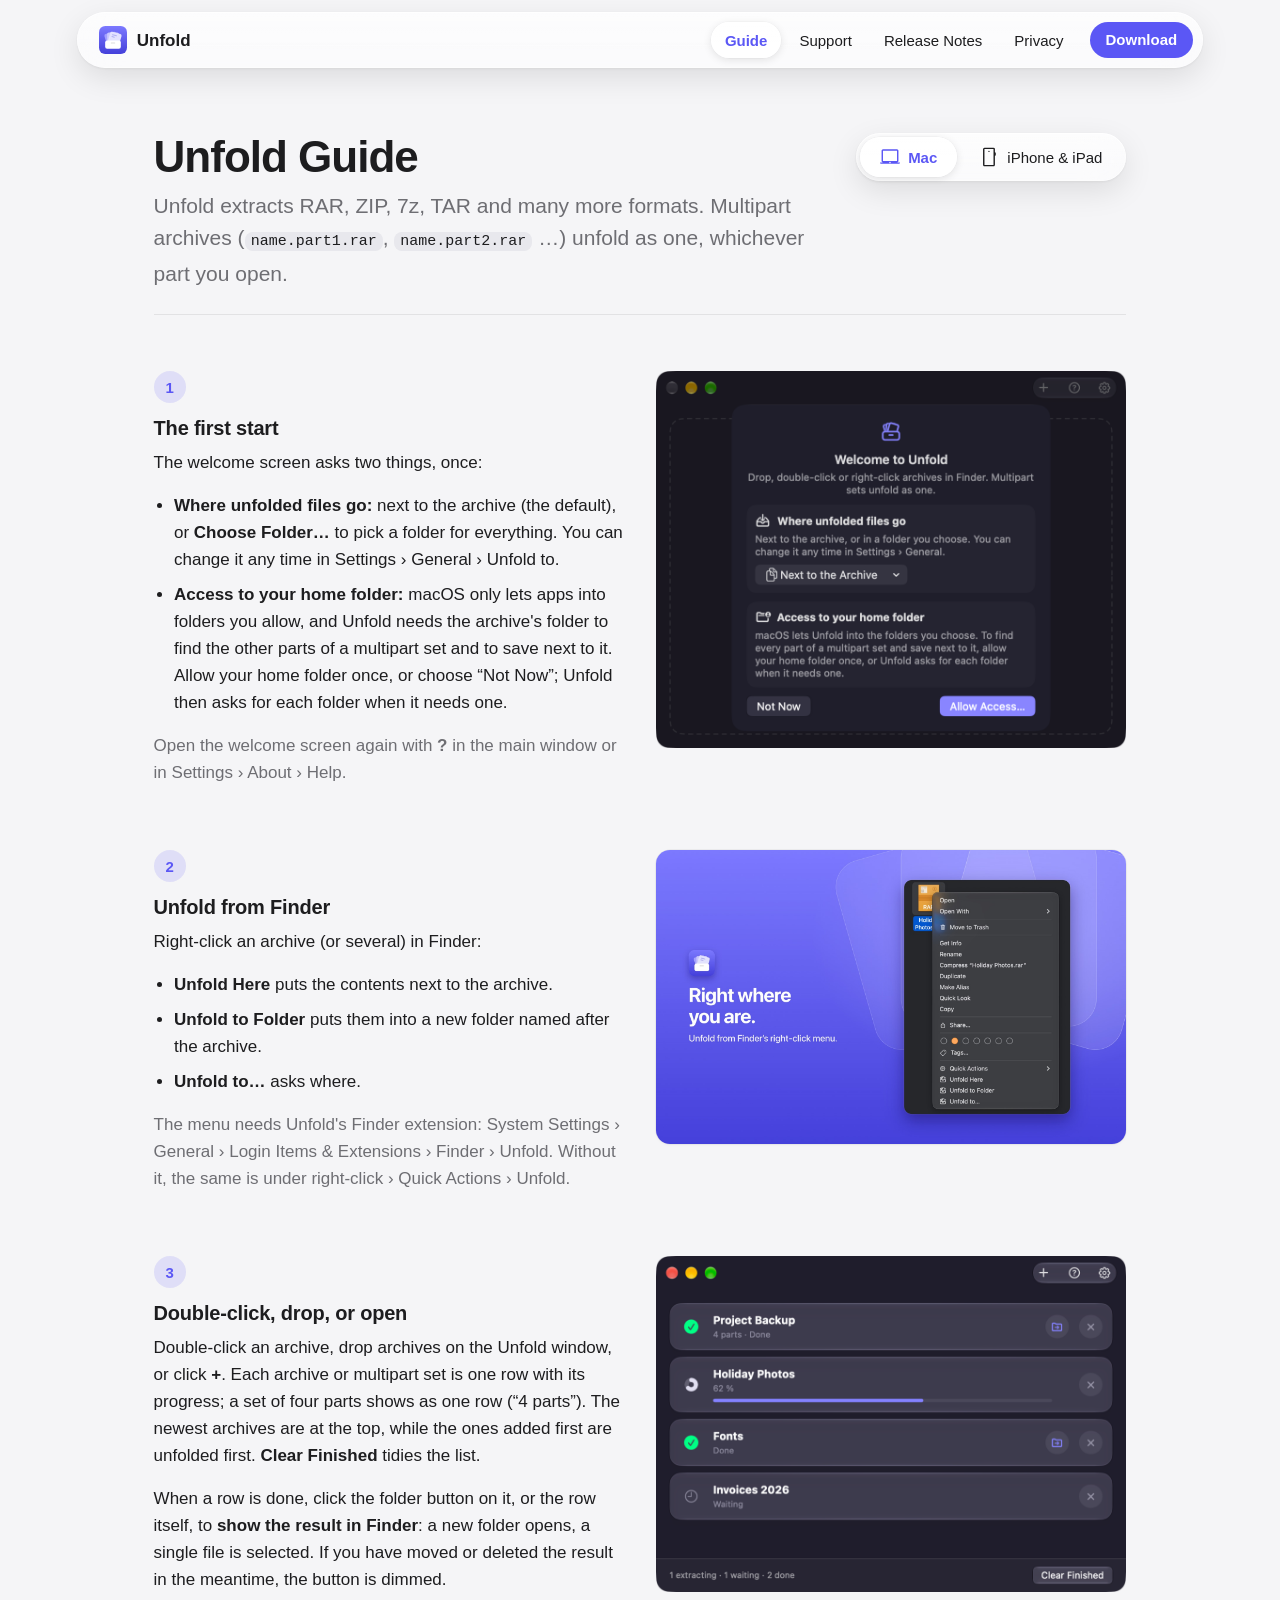
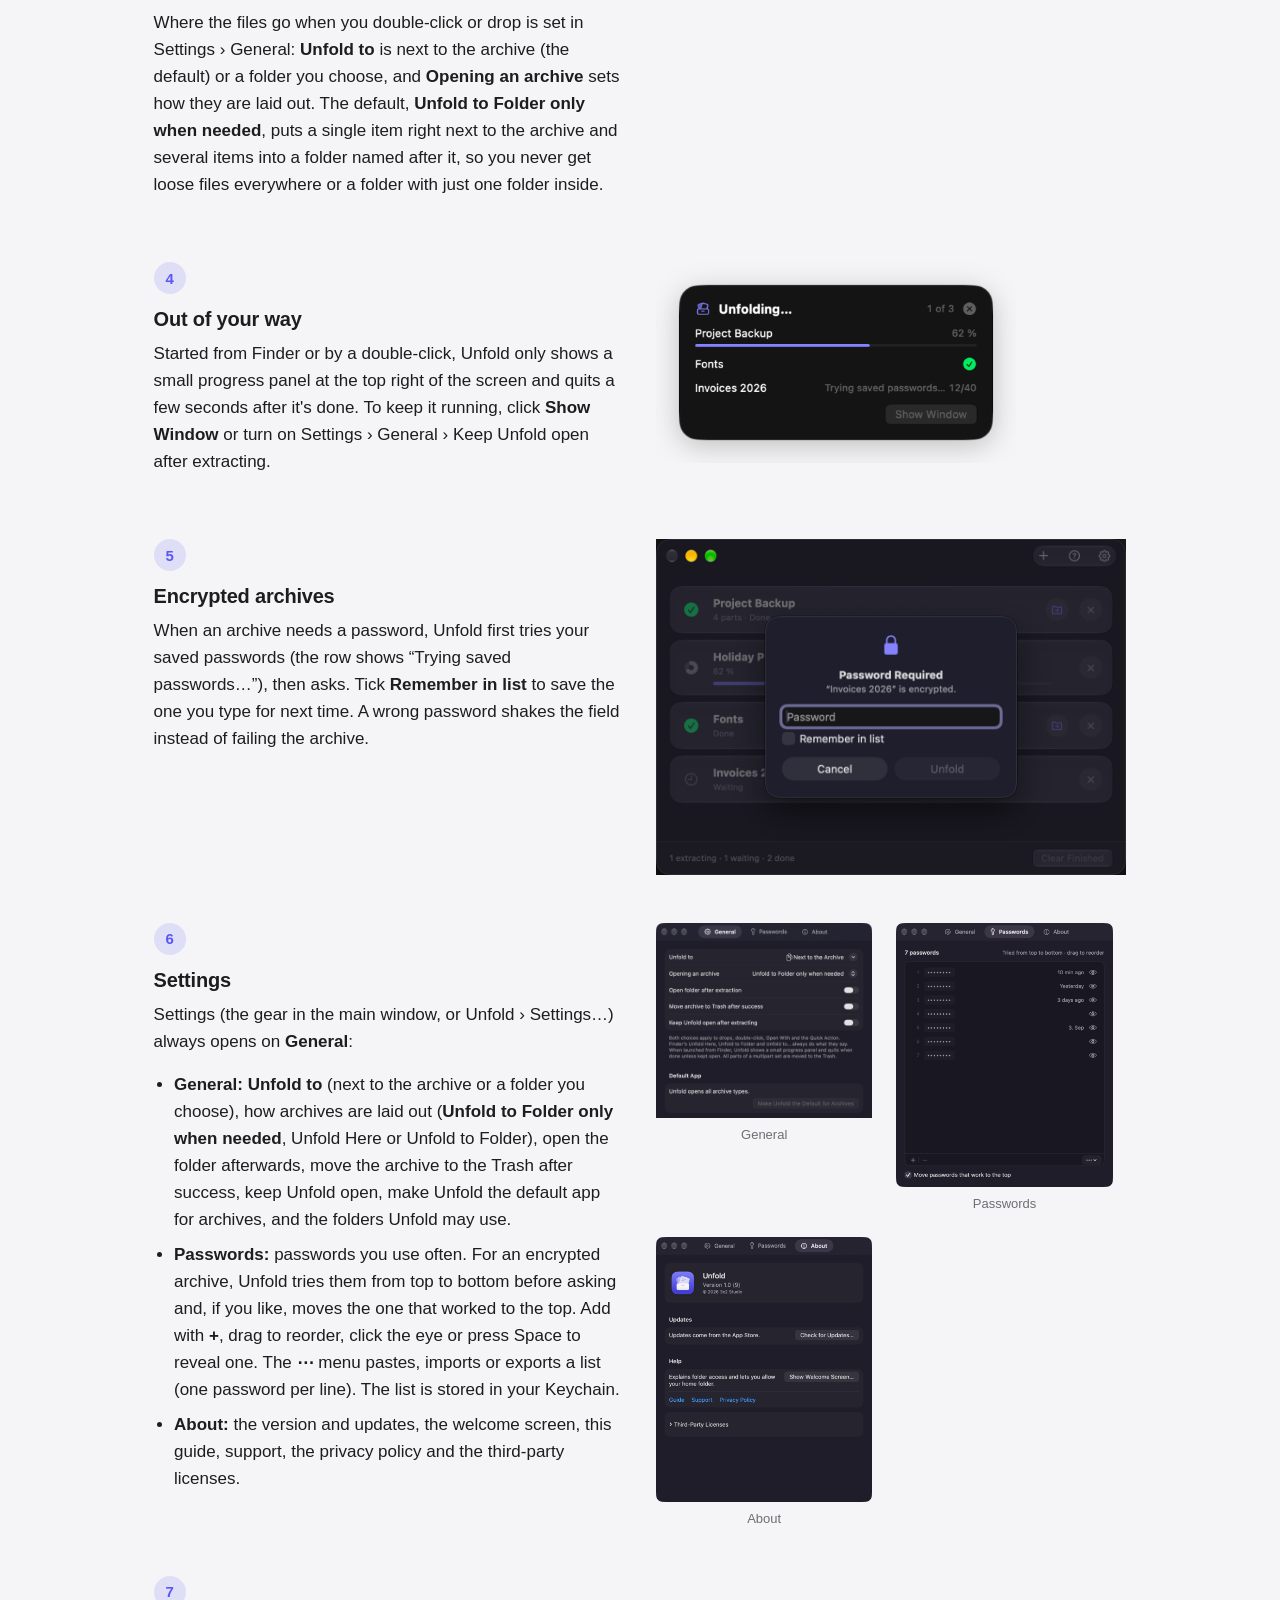
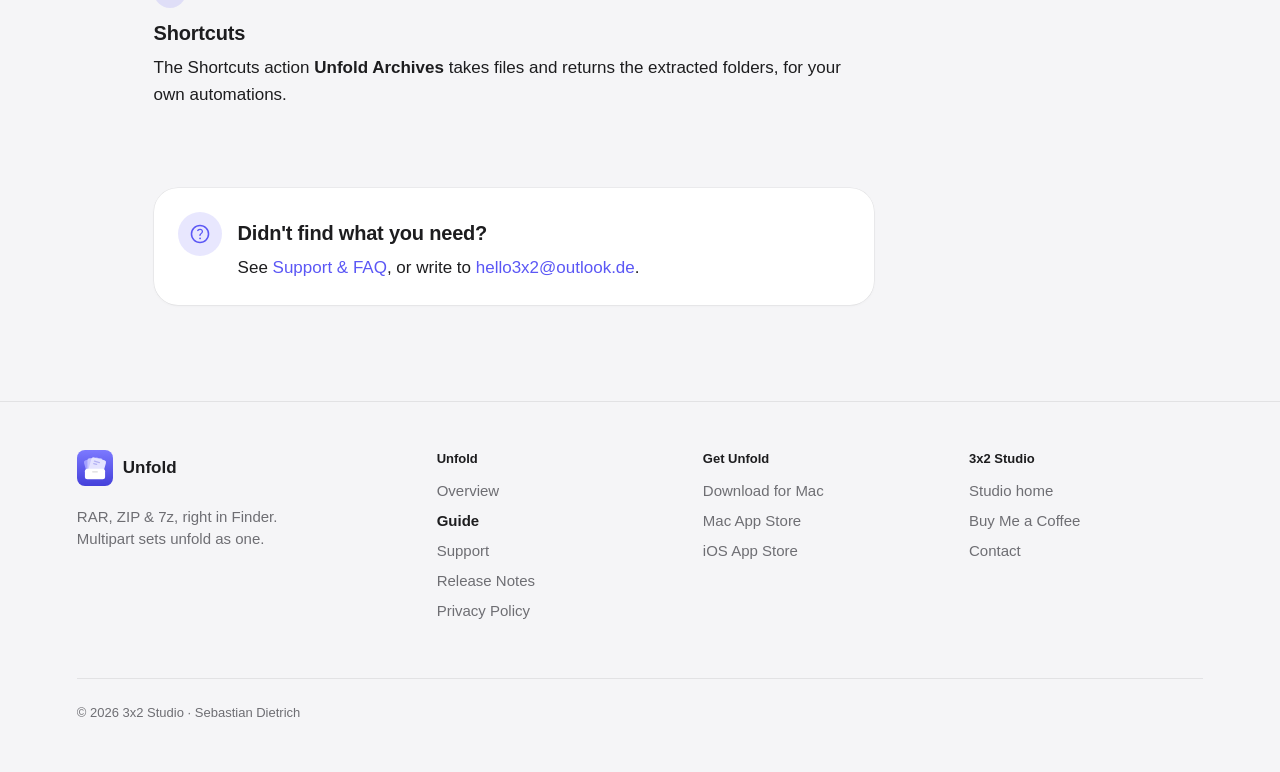
<file: unfold/help/index.html>
<!doctype html>
<html lang="en">
<head>
<meta charset="utf-8">
<meta name="viewport" content="width=device-width, initial-scale=1">
<title>Unfold Guide</title>
<meta name="description" content="How to use Unfold on Mac, iPhone and iPad: the Finder menu, multipart archives, where files go, passwords and settings.">
<link rel="canonical" href="https://k3ngitwork.github.io/3x2_Pages/unfold/help/">
<meta property="og:type" content="website">
<meta property="og:site_name" content="3x2 Studio">
<meta property="og:title" content="Unfold Guide">
<meta property="og:description" content="How to use Unfold on Mac, iPhone and iPad: the Finder menu, multipart archives, where files go, passwords and settings.">
<meta property="og:url" content="https://k3ngitwork.github.io/3x2_Pages/unfold/help/">
<meta property="og:image" content="https://k3ngitwork.github.io/3x2_Pages/assets/social.jpg">
<meta property="og:image:width" content="1200">
<meta property="og:image:height" content="630">
<meta property="og:image:alt" content="Unfold: RAR, ZIP &amp; 7z, right in Finder. Free for Mac, iPhone and iPad.">
<meta name="twitter:card" content="summary_large_image">
<meta name="theme-color" content="#f5f5f7" media="(prefers-color-scheme: light)">
<meta name="theme-color" content="#000000" media="(prefers-color-scheme: dark)">

<link rel="stylesheet" href="../../assets/style.css">
<link rel="icon" href="../../assets/unfold-icon.png">
<link rel="apple-touch-icon" href="../../assets/unfold-icon.png">
</head>
<body>
<div class="w-navwrap"><header class="w-nav w-glass"><a class="w-brand" href="../../unfold/" title="Unfold home"><span class="w-appicon"></span>Unfold</a><nav class="w-nav__links" aria-label="Site"><a class="w-lens" aria-current="page" href="../../unfold/help/">Guide</a><a href="../../unfold/support/">Support</a><a href="../../unfold/release-notes/">Release Notes</a><a href="../../unfold/privacy/">Privacy</a><a class="w-btn w-btn--primary w-btn--small" href="https://github.com/K3NGitWork/3x2_Pages/releases/download/unfold-1.0.5/Unfold_1.0.5_18.dmg">Download</a><details class="w-menu"><summary aria-label="Menu"><span class="w-menu__open"><svg class="w-sym" aria-hidden="true"><use href="../../assets/icons.svg#menu"/></svg></span><span class="w-menu__close"><svg class="w-sym" aria-hidden="true"><use href="../../assets/icons.svg#close"/></svg></span></summary><nav class="w-menu__panel w-glass" aria-label="Menu"><a href="../../unfold/">Overview<svg class="w-sym" aria-hidden="true"><use href="../../assets/icons.svg#chevron_right"/></svg></a><a class="w-lens" aria-current="page" href="../../unfold/help/">Guide<svg class="w-sym" aria-hidden="true"><use href="../../assets/icons.svg#chevron_right"/></svg></a><a href="../../unfold/support/">Support<svg class="w-sym" aria-hidden="true"><use href="../../assets/icons.svg#chevron_right"/></svg></a><a href="../../unfold/release-notes/">Release Notes<svg class="w-sym" aria-hidden="true"><use href="../../assets/icons.svg#chevron_right"/></svg></a><a href="../../unfold/privacy/">Privacy Policy<svg class="w-sym" aria-hidden="true"><use href="../../assets/icons.svg#chevron_right"/></svg></a></nav></details></nav></header></div>
<main class="w-page" style="padding-top:64px">
<div class="w-switch">
  <input class="w-switch__input w-switch__mac" type="radio" name="g" id="g-mac" aria-label="Mac" checked><input class="w-switch__input w-switch__ios" type="radio" name="g" id="g-ios" aria-label="iPhone and iPad"><header class="w-pagehead"><div class="w-pagehead__text"><h1 class="w-title">Unfold Guide</h1><p class="w-lead w-measure">Unfold extracts RAR, ZIP, 7z, TAR and many more formats. Multipart archives (<code>name.part1.rar</code>, <code>name.part2.rar</code> …) unfold as one, whichever part you open.</p></div><div class="w-tabs w-glass" role="radiogroup" aria-label="Platform"><label class="w-tab w-tab--mac" for="g-mac"><svg class="w-sym" aria-hidden="true"><use href="../../assets/icons.svg#laptop_mac"/></svg>Mac</label><label class="w-tab w-tab--ios" for="g-ios"><svg class="w-sym" aria-hidden="true"><use href="../../assets/icons.svg#smartphone"/></svg>iPhone &amp; iPad</label></div></header>
  <section class="w-switch__panel--mac" id="mac" aria-label="Guide for the Mac"><div class="w-step"><div class="w-step__body"><span class="w-step__num">1</span><h3 class="w-h3">The first start</h3><p>The welcome screen asks two things, once:</p><ul class='w-list'><li><b>Where unfolded files go:</b> next to the archive (the default), or <b>Choose Folder…</b> to pick a folder for everything. You can change it any time in Settings › General › Unfold to.</li><li><b>Access to your home folder:</b> macOS only lets apps into folders you allow, and Unfold needs the archive's folder to find the other parts of a multipart set and to save next to it. Allow your home folder once, or choose “Not Now”; Unfold then asks for each folder when it needs one.</li></ul><p class='w-small'>Open the welcome screen again with <b>?</b> in the main window or in Settings › About › Help.</p></div><div><figure class="w-shot w-shot--window"><img src="../../unfold/help/img/mac-welcome.png" width="1000" height="801" alt="The welcome screen: where unfolded files go, and access to your home folder" loading="lazy"></figure></div></div><div class="w-step"><div class="w-step__body"><span class="w-step__num">2</span><h3 class="w-h3">Unfold from Finder</h3><p>Right-click an archive (or several) in Finder:</p><ul class='w-list'><li><b>Unfold Here</b> puts the contents next to the archive.</li><li><b>Unfold to Folder</b> puts them into a new folder named after the archive.</li><li><b>Unfold to…</b> asks where.</li></ul><p class='w-small'>The menu needs Unfold's Finder extension: System Settings › General › Login Items &amp; Extensions › Finder › Unfold. Without it, the same is under right-click › Quick Actions › Unfold.</p></div><div><figure class="w-shot w-shot--flat"><img src="../../unfold/help/img/mac-finder-menu.jpg" width="1600" height="1000" alt="Finder's right-click menu with Unfold Here, Unfold to Folder and Unfold to…" loading="lazy"></figure></div></div><div class="w-step"><div class="w-step__body"><span class="w-step__num">3</span><h3 class="w-h3">Double-click, drop, or open</h3><p>Double-click an archive, drop archives on the Unfold window, or click <b>+</b>. Each archive or multipart set is one row with its progress; a set of four parts shows as one row (“4 parts”). The newest archives are at the top, while the ones added first are unfolded first. <b>Clear Finished</b> tidies the list.</p><p>When a row is done, click the folder button on it, or the row itself, to <b>show the result in Finder</b>: a new folder opens, a single file is selected. If you have moved or deleted the result in the meantime, the button is dimmed.</p><p>Where the files go when you double-click or drop is set in Settings › General: <b>Unfold to</b> is next to the archive (the default) or a folder you choose, and <b>Opening an archive</b> sets how they are laid out. The default, <b>Unfold to Folder only when needed</b>, puts a single item right next to the archive and several items into a folder named after it, so you never get loose files everywhere or a folder with just one folder inside.</p></div><div><figure class="w-shot w-shot--window"><img src="../../unfold/help/img/mac-queue.png" width="1000" height="714" alt="The Unfold window: a finished multipart set, one archive extracting, one done and one waiting" loading="lazy"></figure></div></div><div class="w-step"><div class="w-step__body"><span class="w-step__num">4</span><h3 class="w-h3">Out of your way</h3><p>Started from Finder or by a double-click, Unfold only shows a small progress panel at the top right of the screen and quits a few seconds after it's done. To keep it running, click <b>Show Window</b> or turn on Settings › General › Keep Unfold open after extracting.</p></div><div><figure class="w-shot w-shot--window" style="max-width:360px"><img src="../../unfold/help/img/mac-panel.png" width="1000" height="559" alt="The small progress panel: one set extracting, one done, one trying saved passwords" loading="lazy"></figure></div></div><div class="w-step"><div class="w-step__body"><span class="w-step__num">5</span><h3 class="w-h3">Encrypted archives</h3><p>When an archive needs a password, Unfold first tries your saved passwords (the row shows “Trying saved passwords…”), then asks. Tick <b>Remember in list</b> to save the one you type for next time. A wrong password shakes the field instead of failing the archive.</p></div><div><figure class="w-shot w-shot--window"><img src="../../unfold/help/img/mac-password.png" width="1000" height="714" alt="The password sheet over the Unfold window on the Mac: “Invoices 2026” is encrypted, with Remember in list" loading="lazy"></figure></div></div><div class="w-step"><div class="w-step__body"><span class="w-step__num">6</span><h3 class="w-h3">Settings</h3><p>Settings (the gear in the main window, or Unfold › Settings…) always opens on <b>General</b>:</p><ul class='w-list'><li><b>General:</b> <b>Unfold to</b> (next to the archive or a folder you choose), how archives are laid out (<b>Unfold to Folder only when needed</b>, Unfold Here or Unfold to Folder), open the folder afterwards, move the archive to the Trash after success, keep Unfold open, make Unfold the default app for archives, and the folders Unfold may use.</li><li><b>Passwords:</b> passwords you use often. For an encrypted archive, Unfold tries them from top to bottom before asking and, if you like, moves the one that worked to the top. Add with <b>+</b>, drag to reorder, click the eye or press Space to reveal one. The <b>⋯</b> menu pastes, imports or exports a list (one password per line). The list is stored in your Keychain.</li><li><b>About:</b> the version and updates, the welcome screen, this guide, support, the privacy policy and the third-party licenses.</li></ul></div><div><div class="w-shots" style="justify-content:flex-start"><figure class="w-shot w-shot--window" style="width:46%"><img src="../../unfold/help/img/mac-settings-general.png" width="1000" height="900" alt="Settings, General tab" loading="lazy"><figcaption>General</figcaption></figure><figure class="w-shot w-shot--window" style="width:46%"><img src="../../unfold/help/img/mac-settings-passwords.png" width="818" height="1000" alt="Settings, Passwords tab with saved passwords" loading="lazy"><figcaption>Passwords</figcaption></figure><figure class="w-shot w-shot--window" style="width:46%"><img src="../../unfold/help/img/mac-settings-about.png" width="818" height="1000" alt="Settings, About tab" loading="lazy"><figcaption>About</figcaption></figure></div></div></div><div class="w-step w-step--text-only"><div class="w-step__body"><span class="w-step__num">7</span><h3 class="w-h3">Shortcuts</h3><p>The Shortcuts action <b>Unfold Archives</b> takes files and returns the extracted folders, for your own automations.</p></div></div></section>
  <section class="w-switch__panel--ios" id="ios" aria-label="Guide for iPhone and iPad"><div class="w-step"><div class="w-step__body"><span class="w-step__num">1</span><h3 class="w-h3">Allow your Downloads folder</h3><p>Most archives land in Downloads. The tip at the top asks once: tap <b>Choose Downloads…</b> and confirm. After that Unfold finds every part of a multipart set there and saves right next to the archive. More folders can be added in Settings › General › Folder Access. Without a folder, Unfold still works: the files then go to <b>On My iPhone › Unfold</b> (On My iPad on iPad).</p></div><div><div class="w-shots" style="justify-content:flex-start"><figure class="w-shot w-shot--phone"><img src="../../unfold/help/img/iphone-empty.jpg" width="600" height="1304" alt="Unfold on iPhone, empty, with the Downloads tip" loading="lazy"></figure><figure class="w-shot w-shot--phone"><img src="../../unfold/help/img/iphone-queue.jpg" width="600" height="1304" alt="The Unfold queue on iPhone" loading="lazy"></figure></div></div></div><div class="w-step"><div class="w-step__body"><span class="w-step__num">2</span><h3 class="w-h3">Unfold right in Files: Share › Unfold Archive</h3><p>In Files, touch and hold an archive (or select several), tap <b>Share</b> and choose <b>Unfold Archive</b> in the row of actions. Unfold doesn't open: a small panel shows the progress, the files appear next to the archive, and the panel closes by itself when everything worked.</p><ul class='w-list'><li>The first time in a folder, it asks for it once (“Allow ‘Downloads’” › <b>Choose Folder…</b>). Choose that folder; or choose another one to save there instead. The app and the action share these folders, your settings and your saved passwords.</li><li>For a multipart set, sharing any one part is enough once the folder is allowed.</li><li>Shared from Mail, Safari or another app, the archive arrives as a copy, so Unfold asks where to save.</li><li><b>Share › Unfold</b> (the app icon in the top row) opens the app instead and adds the archive there.</li></ul></div><div><div class="w-shots" style="justify-content:flex-start"><figure class="w-shot w-shot--phone"><img src="../../unfold/help/img/iphone-share-sheet.jpg" width="600" height="1304" alt="The share sheet in Files with Unfold Archive next to Copy and Add Tags" loading="lazy"></figure><figure class="w-shot w-shot--phone"><img src="../../unfold/help/img/iphone-share-allow.jpg" width="600" height="1304" alt="Unfold Archive asking once for the Downloads folder" loading="lazy"></figure></div></div></div><div class="w-step w-step--text-only"><div class="w-step__body"><span class="w-step__num">3</span><h3 class="w-h3">In the app</h3><p>Tap <b>+</b> at the bottom left and pick archives in Files; for a multipart set, select all its parts or just one in an allowed folder. Each archive is a row, the newest at the top. When one is done, tap its folder button or the row to <b>show it in Files</b>. <b>Clear Finished</b> at the bottom right tidies the list.</p></div></div><div class="w-step"><div class="w-step__body"><span class="w-step__num">4</span><h3 class="w-h3">Passwords</h3><p>Encrypted archive? Unfold tries your saved passwords first, then asks. Type it once; <b>Remember in list</b> saves it. In Settings › Passwords, <b>+</b> adds one (✓ saves it, ✕ cancels), <b>⋯</b> pastes, imports or exports a list, tap a password to show it, touch and hold to reorder, swipe left to delete.</p></div><div><div class="w-shots" style="justify-content:flex-start"><figure class="w-shot w-shot--phone"><img src="../../unfold/help/img/iphone-password.jpg" width="600" height="1304" alt="The password sheet on iPhone" loading="lazy"></figure><figure class="w-shot w-shot--phone"><img src="../../unfold/help/img/iphone-settings-passwords.jpg" width="600" height="1304" alt="The saved passwords on iPhone" loading="lazy"></figure></div></div></div><div class="w-step"><div class="w-step__body"><span class="w-step__num">5</span><h3 class="w-h3">Settings</h3><p>The gear at the top right opens Settings, with the same three tabs as on the Mac: <b>General</b> (where archives go and the folders Unfold may use), <b>Passwords</b> and <b>About</b> (version, this guide, support, privacy and licenses). Close it with <b>✕</b>.</p></div><div><div class="w-shots" style="justify-content:flex-start"><figure class="w-shot w-shot--phone"><img src="../../unfold/help/img/iphone-settings-general.jpg" width="600" height="1304" alt="Settings, General tab on iPhone" loading="lazy"></figure><figure class="w-shot w-shot--phone"><img src="../../unfold/help/img/iphone-settings-about.jpg" width="600" height="1304" alt="Settings, About tab on iPhone" loading="lazy"></figure></div></div></div><div class="w-step w-step--text-only"><div class="w-step__body"><span class="w-step__num">6</span><h3 class="w-h3">Shortcuts</h3><p><b>Unfold Archives</b> is available in the Shortcuts app as well.</p></div></div></section>
</div>
  <div class="w-measure" style="margin-top:64px"><div class="w-card w-callout"><span class="w-badge"><svg class="w-sym" aria-hidden="true"><use href="../../assets/icons.svg#help"/></svg></span><div><h3 class="w-h3">Didn't find what you need?</h3><p>See <a href="../../unfold/support/">Support &amp; FAQ</a>, or write to <a href="mailto:hello3x2@outlook.de">hello3x2@outlook.de</a>.</p></div></div></div>
</main>
<footer class="w-footer"><div class="w-frame"><div class="w-footer__top"><div><a class="w-footer__home" href="../../unfold/" title="Unfold home"><span class="w-appicon"></span>Unfold</a><p class="w-footer__tag">RAR, ZIP &amp; 7z, right in Finder. Multipart sets unfold as one.</p></div><div class="w-footer__col"><h4>Unfold</h4><a href="../../unfold/">Overview</a><a href="../../unfold/help/" aria-current="page">Guide</a><a href="../../unfold/support/">Support</a><a href="../../unfold/release-notes/">Release Notes</a><a href="../../unfold/privacy/">Privacy Policy</a></div><div class="w-footer__col"><h4>Get Unfold</h4><a href="https://github.com/K3NGitWork/3x2_Pages/releases/download/unfold-1.0.5/Unfold_1.0.5_18.dmg">Download for Mac</a><a href="https://apps.apple.com/app/id6822054531?platform=mac">Mac App Store</a><a href="https://apps.apple.com/app/id6822054531">iOS App Store</a></div><div class="w-footer__col"><h4>3x2 Studio</h4><a href="../../">Studio home</a><a href="https://ko-fi.com/3x2studio">Buy Me a Coffee</a><a href="mailto:hello3x2@outlook.de">Contact</a></div></div><div class="w-footer__copy">© 2026 3x2 Studio · Sebastian Dietrich</div></div></footer>
<script>
/* Optional: open iPhone & iPad on touch devices and for links to #ios. The page works without it. */
(function () {
  var touch = matchMedia('(hover: none) and (pointer: coarse)').matches, ios = /^#ios/.test(location.hash);
  document.querySelectorAll('.w-switch__ios').forEach(function (r) { if (touch || ios) r.checked = true; });
})();
</script>
</body>
</html>
</file>
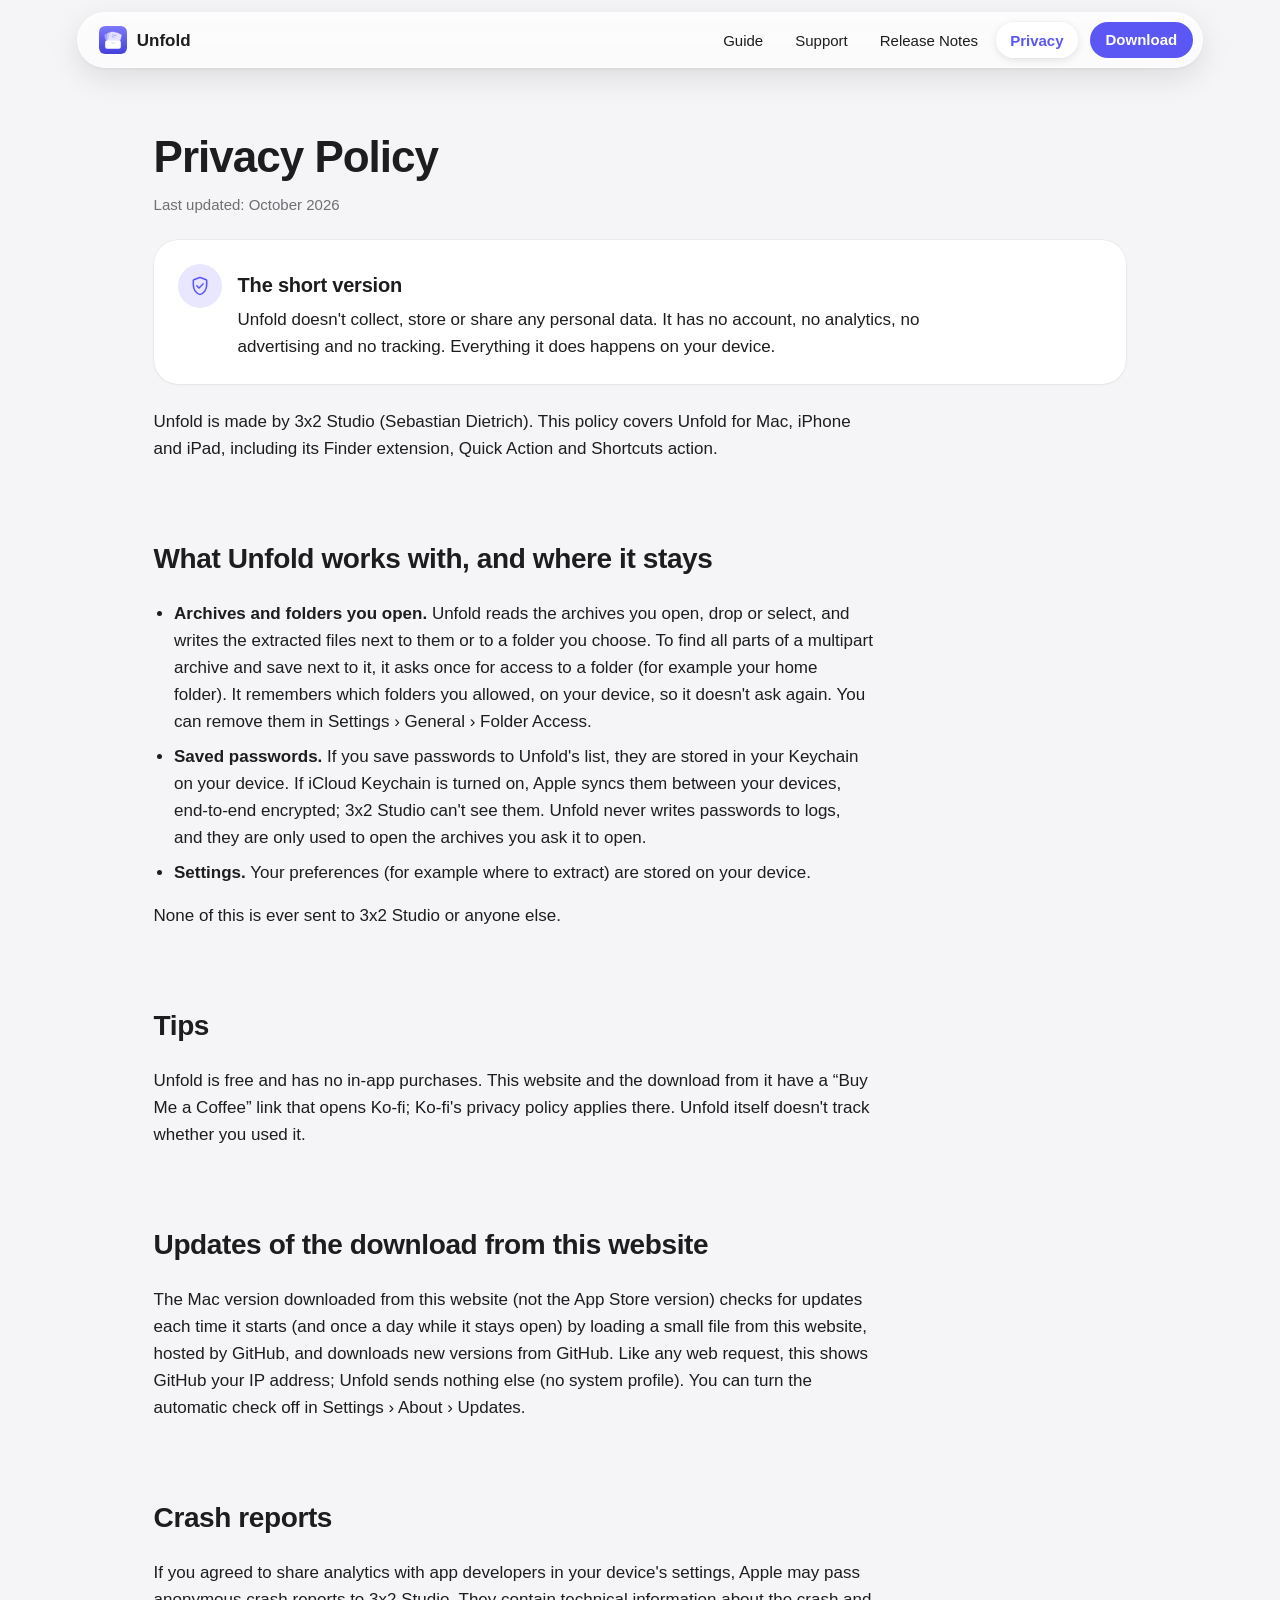
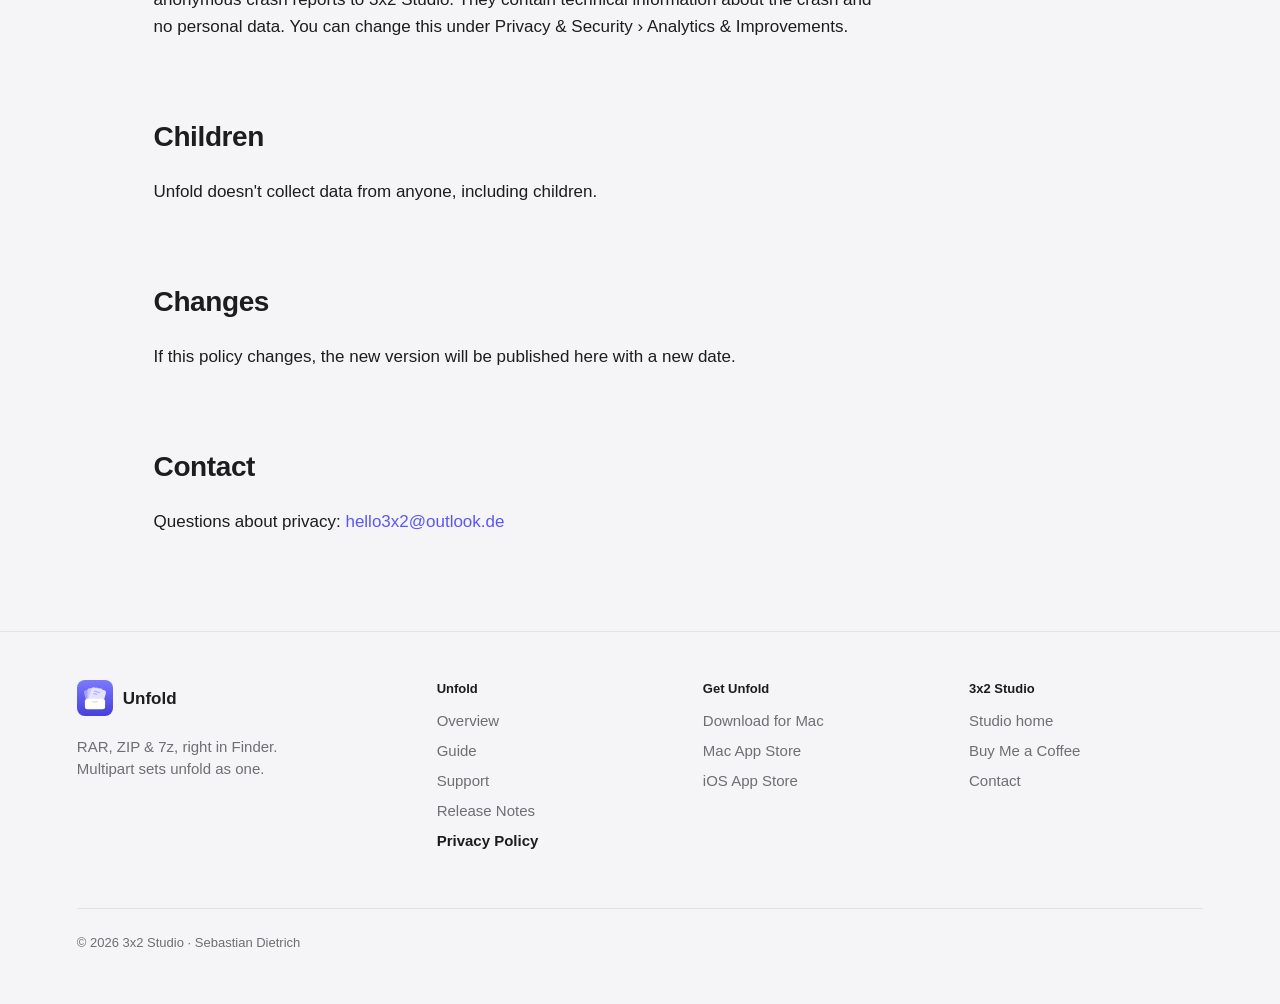
<file: unfold/privacy/index.html>
<!doctype html>
<html lang="en">
<head>
<meta charset="utf-8">
<meta name="viewport" content="width=device-width, initial-scale=1">
<title>Unfold Privacy Policy</title>
<meta name="description" content="Unfold doesn't collect, store or share any personal data.">
<link rel="canonical" href="https://k3ngitwork.github.io/3x2_Pages/unfold/privacy/">
<meta property="og:type" content="website">
<meta property="og:site_name" content="3x2 Studio">
<meta property="og:title" content="Unfold Privacy Policy">
<meta property="og:description" content="Unfold doesn't collect, store or share any personal data.">
<meta property="og:url" content="https://k3ngitwork.github.io/3x2_Pages/unfold/privacy/">
<meta property="og:image" content="https://k3ngitwork.github.io/3x2_Pages/assets/social.jpg">
<meta property="og:image:width" content="1200">
<meta property="og:image:height" content="630">
<meta property="og:image:alt" content="Unfold: RAR, ZIP &amp; 7z, right in Finder. Free for Mac, iPhone and iPad.">
<meta name="twitter:card" content="summary_large_image">
<meta name="theme-color" content="#f5f5f7" media="(prefers-color-scheme: light)">
<meta name="theme-color" content="#000000" media="(prefers-color-scheme: dark)">

<link rel="stylesheet" href="../../assets/style.css">
<link rel="icon" href="../../assets/unfold-icon.png">
<link rel="apple-touch-icon" href="../../assets/unfold-icon.png">
</head>
<body>
<div class="w-navwrap"><header class="w-nav w-glass"><a class="w-brand" href="../../unfold/" title="Unfold home"><span class="w-appicon"></span>Unfold</a><nav class="w-nav__links" aria-label="Site"><a href="../../unfold/help/">Guide</a><a href="../../unfold/support/">Support</a><a href="../../unfold/release-notes/">Release Notes</a><a class="w-lens" aria-current="page" href="../../unfold/privacy/">Privacy</a><a class="w-btn w-btn--primary w-btn--small" href="https://github.com/K3NGitWork/3x2_Pages/releases/download/unfold-1.0.5/Unfold_1.0.5_18.dmg">Download</a><details class="w-menu"><summary aria-label="Menu"><span class="w-menu__open"><svg class="w-sym" aria-hidden="true"><use href="../../assets/icons.svg#menu"/></svg></span><span class="w-menu__close"><svg class="w-sym" aria-hidden="true"><use href="../../assets/icons.svg#close"/></svg></span></summary><nav class="w-menu__panel w-glass" aria-label="Menu"><a href="../../unfold/">Overview<svg class="w-sym" aria-hidden="true"><use href="../../assets/icons.svg#chevron_right"/></svg></a><a href="../../unfold/help/">Guide<svg class="w-sym" aria-hidden="true"><use href="../../assets/icons.svg#chevron_right"/></svg></a><a href="../../unfold/support/">Support<svg class="w-sym" aria-hidden="true"><use href="../../assets/icons.svg#chevron_right"/></svg></a><a href="../../unfold/release-notes/">Release Notes<svg class="w-sym" aria-hidden="true"><use href="../../assets/icons.svg#chevron_right"/></svg></a><a class="w-lens" aria-current="page" href="../../unfold/privacy/">Privacy Policy<svg class="w-sym" aria-hidden="true"><use href="../../assets/icons.svg#chevron_right"/></svg></a></nav></details></nav></header></div>
<main class="w-prose" style="padding-top:64px">
  <h1 class="w-title">Privacy Policy</h1>
  <p class="w-small" style="margin-bottom:24px">Last updated: October 2026</p>
  <div class="w-card w-callout"><span class="w-badge"><svg class="w-sym" aria-hidden="true"><use href="../../assets/icons.svg#verified_user"/></svg></span><div><h3 class="w-h3">The short version</h3><p>Unfold doesn't collect, store or share any personal data. It has no account, no analytics, no advertising and no tracking. Everything it does happens on your device.</p></div></div>
  <p style="margin-top:24px">Unfold is made by 3x2 Studio (Sebastian Dietrich). This policy covers Unfold for Mac, iPhone and iPad, including its Finder extension, Quick Action and Shortcuts action.</p>
  <section class="w-section"><h2 class="w-h2">What Unfold works with, and where it stays</h2><ul class="w-list">
    <li><b>Archives and folders you open.</b> Unfold reads the archives you open, drop or select, and writes the extracted files next to them or to a folder you choose. To find all parts of a multipart archive and save next to it, it asks once for access to a folder (for example your home folder). It remembers which folders you allowed, on your device, so it doesn't ask again. You can remove them in Settings › General › Folder Access.</li>
    <li><b>Saved passwords.</b> If you save passwords to Unfold's list, they are stored in your Keychain on your device. If iCloud Keychain is turned on, Apple syncs them between your devices, end-to-end encrypted; 3x2 Studio can't see them. Unfold never writes passwords to logs, and they are only used to open the archives you ask it to open.</li>
    <li><b>Settings.</b> Your preferences (for example where to extract) are stored on your device.</li>
  </ul>
  <p>None of this is ever sent to 3x2 Studio or anyone else.</p></section>
  <section class="w-section"><h2 class="w-h2">Tips</h2><p>Unfold is free and has no in-app purchases. This website and the download from it have a “Buy Me a Coffee” link that opens Ko-fi; Ko-fi's privacy policy applies there. Unfold itself doesn't track whether you used it.</p></section>
  <section class="w-section"><h2 class="w-h2">Updates of the download from this website</h2><p>The Mac version downloaded from this website (not the App Store version) checks for updates each time it starts (and once a day while it stays open) by loading a small file from this website, hosted by GitHub, and downloads new versions from GitHub. Like any web request, this shows GitHub your IP address; Unfold sends nothing else (no system profile). You can turn the automatic check off in Settings › About › Updates.</p></section>
  <section class="w-section"><h2 class="w-h2">Crash reports</h2><p>If you agreed to share analytics with app developers in your device's settings, Apple may pass anonymous crash reports to 3x2 Studio. They contain technical information about the crash and no personal data. You can change this under Privacy &amp; Security › Analytics &amp; Improvements.</p></section>
  <section class="w-section"><h2 class="w-h2">Children</h2><p>Unfold doesn't collect data from anyone, including children.</p></section>
  <section class="w-section"><h2 class="w-h2">Changes</h2><p>If this policy changes, the new version will be published here with a new date.</p></section>
  <section class="w-section"><h2 class="w-h2">Contact</h2><p>Questions about privacy: <a href="mailto:hello3x2@outlook.de">hello3x2@outlook.de</a></p></section>
</main>
<footer class="w-footer"><div class="w-frame"><div class="w-footer__top"><div><a class="w-footer__home" href="../../unfold/" title="Unfold home"><span class="w-appicon"></span>Unfold</a><p class="w-footer__tag">RAR, ZIP &amp; 7z, right in Finder. Multipart sets unfold as one.</p></div><div class="w-footer__col"><h4>Unfold</h4><a href="../../unfold/">Overview</a><a href="../../unfold/help/">Guide</a><a href="../../unfold/support/">Support</a><a href="../../unfold/release-notes/">Release Notes</a><a href="../../unfold/privacy/" aria-current="page">Privacy Policy</a></div><div class="w-footer__col"><h4>Get Unfold</h4><a href="https://github.com/K3NGitWork/3x2_Pages/releases/download/unfold-1.0.5/Unfold_1.0.5_18.dmg">Download for Mac</a><a href="https://apps.apple.com/app/id6822054531?platform=mac">Mac App Store</a><a href="https://apps.apple.com/app/id6822054531">iOS App Store</a></div><div class="w-footer__col"><h4>3x2 Studio</h4><a href="../../">Studio home</a><a href="https://ko-fi.com/3x2studio">Buy Me a Coffee</a><a href="mailto:hello3x2@outlook.de">Contact</a></div></div><div class="w-footer__copy">© 2026 3x2 Studio · Sebastian Dietrich</div></div></footer>
</body>
</html>
</file>
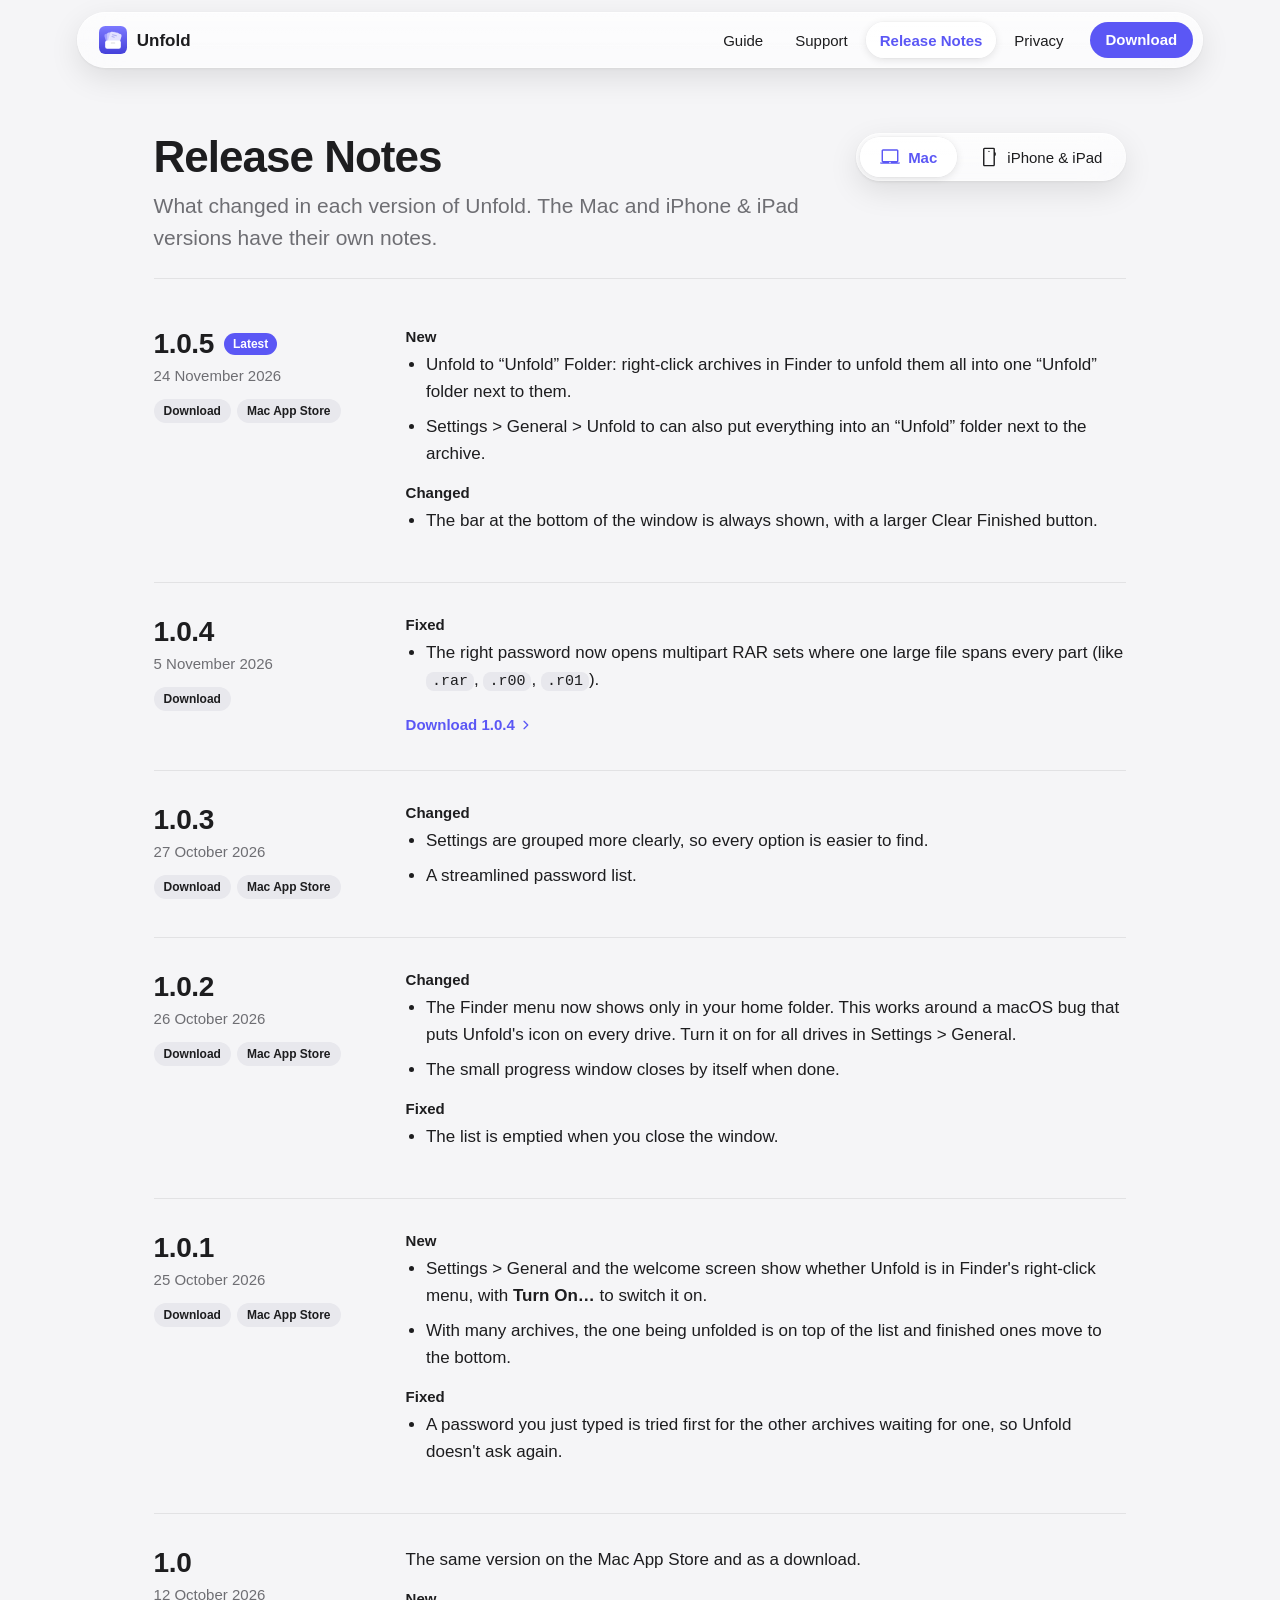
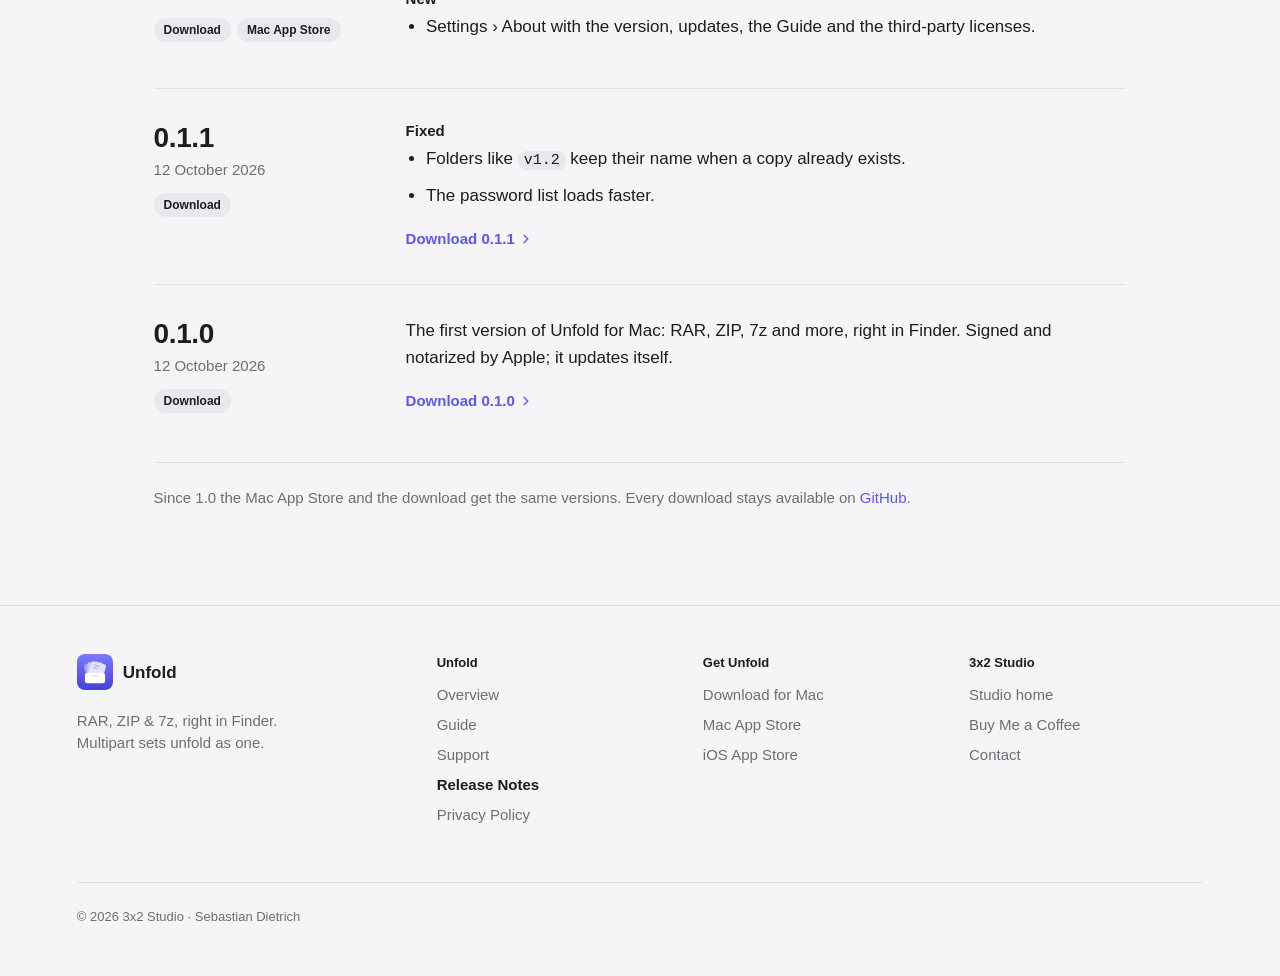
<file: unfold/release-notes/index.html>
<!doctype html>
<html lang="en">
<head>
<meta charset="utf-8">
<meta name="viewport" content="width=device-width, initial-scale=1">
<title>Unfold Release Notes</title>
<meta name="description" content="What changed in each version of Unfold for Mac, iPhone and iPad.">
<link rel="canonical" href="https://k3ngitwork.github.io/3x2_Pages/unfold/release-notes/">
<meta property="og:type" content="website">
<meta property="og:site_name" content="3x2 Studio">
<meta property="og:title" content="Unfold Release Notes">
<meta property="og:description" content="What changed in each version of Unfold for Mac, iPhone and iPad.">
<meta property="og:url" content="https://k3ngitwork.github.io/3x2_Pages/unfold/release-notes/">
<meta property="og:image" content="https://k3ngitwork.github.io/3x2_Pages/assets/social.jpg">
<meta property="og:image:width" content="1200">
<meta property="og:image:height" content="630">
<meta property="og:image:alt" content="Unfold: RAR, ZIP &amp; 7z, right in Finder. Free for Mac, iPhone and iPad.">
<meta name="twitter:card" content="summary_large_image">
<meta name="theme-color" content="#f5f5f7" media="(prefers-color-scheme: light)">
<meta name="theme-color" content="#000000" media="(prefers-color-scheme: dark)">

<link rel="stylesheet" href="../../assets/style.css">
<link rel="icon" href="../../assets/unfold-icon.png">
<link rel="apple-touch-icon" href="../../assets/unfold-icon.png">
</head>
<body>
<div class="w-navwrap"><header class="w-nav w-glass"><a class="w-brand" href="../../unfold/" title="Unfold home"><span class="w-appicon"></span>Unfold</a><nav class="w-nav__links" aria-label="Site"><a href="../../unfold/help/">Guide</a><a href="../../unfold/support/">Support</a><a class="w-lens" aria-current="page" href="../../unfold/release-notes/">Release Notes</a><a href="../../unfold/privacy/">Privacy</a><a class="w-btn w-btn--primary w-btn--small" href="https://github.com/K3NGitWork/3x2_Pages/releases/download/unfold-1.0.5/Unfold_1.0.5_18.dmg">Download</a><details class="w-menu"><summary aria-label="Menu"><span class="w-menu__open"><svg class="w-sym" aria-hidden="true"><use href="../../assets/icons.svg#menu"/></svg></span><span class="w-menu__close"><svg class="w-sym" aria-hidden="true"><use href="../../assets/icons.svg#close"/></svg></span></summary><nav class="w-menu__panel w-glass" aria-label="Menu"><a href="../../unfold/">Overview<svg class="w-sym" aria-hidden="true"><use href="../../assets/icons.svg#chevron_right"/></svg></a><a href="../../unfold/help/">Guide<svg class="w-sym" aria-hidden="true"><use href="../../assets/icons.svg#chevron_right"/></svg></a><a href="../../unfold/support/">Support<svg class="w-sym" aria-hidden="true"><use href="../../assets/icons.svg#chevron_right"/></svg></a><a class="w-lens" aria-current="page" href="../../unfold/release-notes/">Release Notes<svg class="w-sym" aria-hidden="true"><use href="../../assets/icons.svg#chevron_right"/></svg></a><a href="../../unfold/privacy/">Privacy Policy<svg class="w-sym" aria-hidden="true"><use href="../../assets/icons.svg#chevron_right"/></svg></a></nav></details></nav></header></div>
<main class="w-page" style="padding-top:64px">
  <div class="w-switch">
  <input class="w-switch__input w-switch__mac" type="radio" name="rn" id="rn-mac" aria-label="Mac" checked><input class="w-switch__input w-switch__ios" type="radio" name="rn" id="rn-ios" aria-label="iPhone and iPad"><header class="w-pagehead"><div class="w-pagehead__text"><h1 class="w-title">Release Notes</h1><p class="w-lead w-measure">What changed in each version of Unfold. The Mac and iPhone &amp; iPad versions have their own notes.</p></div><div class="w-tabs w-glass" role="radiogroup" aria-label="Platform"><label class="w-tab w-tab--mac" for="rn-mac"><svg class="w-sym" aria-hidden="true"><use href="../../assets/icons.svg#laptop_mac"/></svg>Mac</label><label class="w-tab w-tab--ios" for="rn-ios"><svg class="w-sym" aria-hidden="true"><use href="../../assets/icons.svg#smartphone"/></svg>iPhone &amp; iPad</label></div></header>
  <section class="w-switch__panel--mac" aria-label="Mac release notes"><div class="w-releases">
<!-- releases:mac -->
<article class="w-release" id="mac-1.0.5"><div><h2 class="w-release__version">1.0.5<span class="w-latest">Latest</span></h2><p class="w-release__date">24 November 2026</p><div class="w-release__where"><span class="w-where">Download</span><span class="w-where">Mac App Store</span></div></div><div class="w-release__notes"><div class="w-release__group"><h3>New</h3><ul class="w-list"><li>Unfold to “Unfold” Folder: right-click archives in Finder to unfold them all into one “Unfold” folder next to them.</li><li>Settings &gt; General &gt; Unfold to can also put everything into an “Unfold” folder next to the archive.</li></ul></div><div class="w-release__group"><h3>Changed</h3><ul class="w-list"><li>The bar at the bottom of the window is always shown, with a larger Clear Finished button.</li></ul></div></div></article>
<article class="w-release" id="mac-1.0.4"><div><h2 class="w-release__version">1.0.4</h2><p class="w-release__date">5 November 2026</p><div class="w-release__where"><span class="w-where">Download</span></div></div><div class="w-release__notes"><div class="w-release__group"><h3>Fixed</h3><ul class="w-list"><li>The right password now opens multipart RAR sets where one large file spans every part (like <code>.rar</code>, <code>.r00</code>, <code>.r01</code>).</li></ul></div><a class="w-more w-release__more" href="https://github.com/K3NGitWork/3x2_Pages/releases/download/unfold-1.0.4/Unfold_1.0.4_15.dmg">Download 1.0.4<svg class="w-sym" aria-hidden="true"><use href="../../assets/icons.svg#chevron_right"/></svg></a></div></article>
<article class="w-release" id="mac-1.0.3"><div><h2 class="w-release__version">1.0.3</h2><p class="w-release__date">27 October 2026</p><div class="w-release__where"><span class="w-where">Download</span><span class="w-where">Mac App Store</span></div></div><div class="w-release__notes"><div class="w-release__group"><h3>Changed</h3><ul class="w-list"><li>Settings are grouped more clearly, so every option is easier to find.</li><li>A streamlined password list.</li></ul></div></div></article>
<article class="w-release" id="mac-1.0.2"><div><h2 class="w-release__version">1.0.2</h2><p class="w-release__date">26 October 2026</p><div class="w-release__where"><span class="w-where">Download</span><span class="w-where">Mac App Store</span></div></div><div class="w-release__notes"><div class="w-release__group"><h3>Changed</h3><ul class="w-list"><li>The Finder menu now shows only in your home folder. This works around a macOS bug that puts Unfold's icon on every drive. Turn it on for all drives in Settings &gt; General.</li><li>The small progress window closes by itself when done.</li></ul></div><div class="w-release__group"><h3>Fixed</h3><ul class="w-list"><li>The list is emptied when you close the window.</li></ul></div></div></article>
<article class="w-release" id="mac-1.0.1"><div><h2 class="w-release__version">1.0.1</h2><p class="w-release__date">25 October 2026</p><div class="w-release__where"><span class="w-where">Download</span><span class="w-where">Mac App Store</span></div></div><div class="w-release__notes"><div class="w-release__group"><h3>New</h3><ul class="w-list"><li>Settings &gt; General and the welcome screen show whether Unfold is in Finder's right-click menu, with <b>Turn On…</b> to switch it on.</li><li>With many archives, the one being unfolded is on top of the list and finished ones move to the bottom.</li></ul></div><div class="w-release__group"><h3>Fixed</h3><ul class="w-list"><li>A password you just typed is tried first for the other archives waiting for one, so Unfold doesn't ask again.</li></ul></div></div></article>
<article class="w-release" id="mac-1.0"><div><h2 class="w-release__version">1.0</h2><p class="w-release__date">12 October 2026</p><div class="w-release__where"><span class="w-where">Download</span><span class="w-where">Mac App Store</span></div></div><div class="w-release__notes"><p>The same version on the Mac App Store and as a download.</p><div class="w-release__group"><h3>New</h3><ul class="w-list"><li>Settings › About with the version, updates, the Guide and the third-party licenses.</li></ul></div></div></article>
<article class="w-release" id="mac-0.1.1"><div><h2 class="w-release__version">0.1.1</h2><p class="w-release__date">12 October 2026</p><div class="w-release__where"><span class="w-where">Download</span></div></div><div class="w-release__notes"><div class="w-release__group"><h3>Fixed</h3><ul class="w-list"><li>Folders like <code>v1.2</code> keep their name when a copy already exists.</li><li>The password list loads faster.</li></ul></div><a class="w-more w-release__more" href="https://github.com/K3NGitWork/3x2_Pages/releases/download/unfold-0.1.1/Unfold.dmg">Download 0.1.1<svg class="w-sym" aria-hidden="true"><use href="../../assets/icons.svg#chevron_right"/></svg></a></div></article>
<article class="w-release" id="mac-0.1.0"><div><h2 class="w-release__version">0.1.0</h2><p class="w-release__date">12 October 2026</p><div class="w-release__where"><span class="w-where">Download</span></div></div><div class="w-release__notes"><p>The first version of Unfold for Mac: RAR, ZIP, 7z and more, right in Finder. Signed and notarized by Apple; it updates itself.</p><a class="w-more w-release__more" href="https://github.com/K3NGitWork/3x2_Pages/releases/download/unfold-0.1.0/Unfold.dmg">Download 0.1.0<svg class="w-sym" aria-hidden="true"><use href="../../assets/icons.svg#chevron_right"/></svg></a></div></article>
<!-- /releases:mac -->
  </div>
    <div class="w-releases__foot w-small">Since 1.0 the Mac App Store and the download get the same versions. Every download stays available on <a href="https://github.com/K3NGitWork/3x2_Pages/releases?q=unfold">GitHub</a>.</div></section>
  <section class="w-switch__panel--ios" aria-label="iPhone and iPad release notes"><div class="w-releases">
<!-- releases:ios -->
<article class="w-release" id="ios-1.0.5"><div><h2 class="w-release__version">1.0.5<span class="w-latest">Latest</span></h2><p class="w-release__date">Submitted 24 November 2026</p><div class="w-release__where"><span class="w-where">iOS App Store</span></div></div><div class="w-release__notes"><div class="w-release__group"><h3>Changed</h3><ul class="w-list"><li>Archives that share a top folder, like several episodes of one show, now unfold into that same folder instead of “Show 2”, “Show 3”.</li></ul></div></div></article>
<article class="w-release" id="ios-1.0.1"><div><h2 class="w-release__version">1.0.1</h2><p class="w-release__date">26 October 2026</p><div class="w-release__where"><span class="w-where">iOS App Store</span></div></div><div class="w-release__notes"><div class="w-release__group"><h3>New</h3><ul class="w-list"><li>With many archives, the one being unfolded is on top of the list and finished ones move to the bottom.</li></ul></div><div class="w-release__group"><h3>Fixed</h3><ul class="w-list"><li>A password you just typed is tried first for the other archives waiting for one, so Unfold doesn't ask again.</li></ul></div></div></article>
<article class="w-release" id="ios-1.0"><div><h2 class="w-release__version">1.0</h2><p class="w-release__date">23 October 2026</p><div class="w-release__where"><span class="w-where">iOS App Store</span></div></div><div class="w-release__notes"><p>The first version for iPhone and iPad.</p><div class="w-release__group"><h3>New</h3><ul class="w-list"><li>Unfold right in Files: <b>Share › Unfold Archive</b>. The app stays closed, and the files appear next to the archive.</li><li>Open archives from Files, Mail, Safari or any app with “Open in Unfold”.</li><li>Multipart RAR sets unfold as one.</li><li>Saved passwords are tried for you, and stay in your Keychain.</li></ul></div></div></article>
<!-- /releases:ios -->
  </div>
    <div class="w-releases__foot w-small">iPhone and iPad get Unfold from the iOS App Store only; it updates through the App Store.</div></section>
  </div>
</main>
<footer class="w-footer"><div class="w-frame"><div class="w-footer__top"><div><a class="w-footer__home" href="../../unfold/" title="Unfold home"><span class="w-appicon"></span>Unfold</a><p class="w-footer__tag">RAR, ZIP &amp; 7z, right in Finder. Multipart sets unfold as one.</p></div><div class="w-footer__col"><h4>Unfold</h4><a href="../../unfold/">Overview</a><a href="../../unfold/help/">Guide</a><a href="../../unfold/support/">Support</a><a href="../../unfold/release-notes/" aria-current="page">Release Notes</a><a href="../../unfold/privacy/">Privacy Policy</a></div><div class="w-footer__col"><h4>Get Unfold</h4><a href="https://github.com/K3NGitWork/3x2_Pages/releases/download/unfold-1.0.5/Unfold_1.0.5_18.dmg">Download for Mac</a><a href="https://apps.apple.com/app/id6822054531?platform=mac">Mac App Store</a><a href="https://apps.apple.com/app/id6822054531">iOS App Store</a></div><div class="w-footer__col"><h4>3x2 Studio</h4><a href="../../">Studio home</a><a href="https://ko-fi.com/3x2studio">Buy Me a Coffee</a><a href="mailto:hello3x2@outlook.de">Contact</a></div></div><div class="w-footer__copy">© 2026 3x2 Studio · Sebastian Dietrich</div></div></footer>
<script>
/* Optional: open iPhone & iPad on touch devices and for links to #ios. The page works without it. */
(function () {
  var touch = matchMedia('(hover: none) and (pointer: coarse)').matches, ios = /^#ios/.test(location.hash);
  document.querySelectorAll('.w-switch__ios').forEach(function (r) { if (touch || ios) r.checked = true; });
})();
</script>
</body>
</html>
</file>
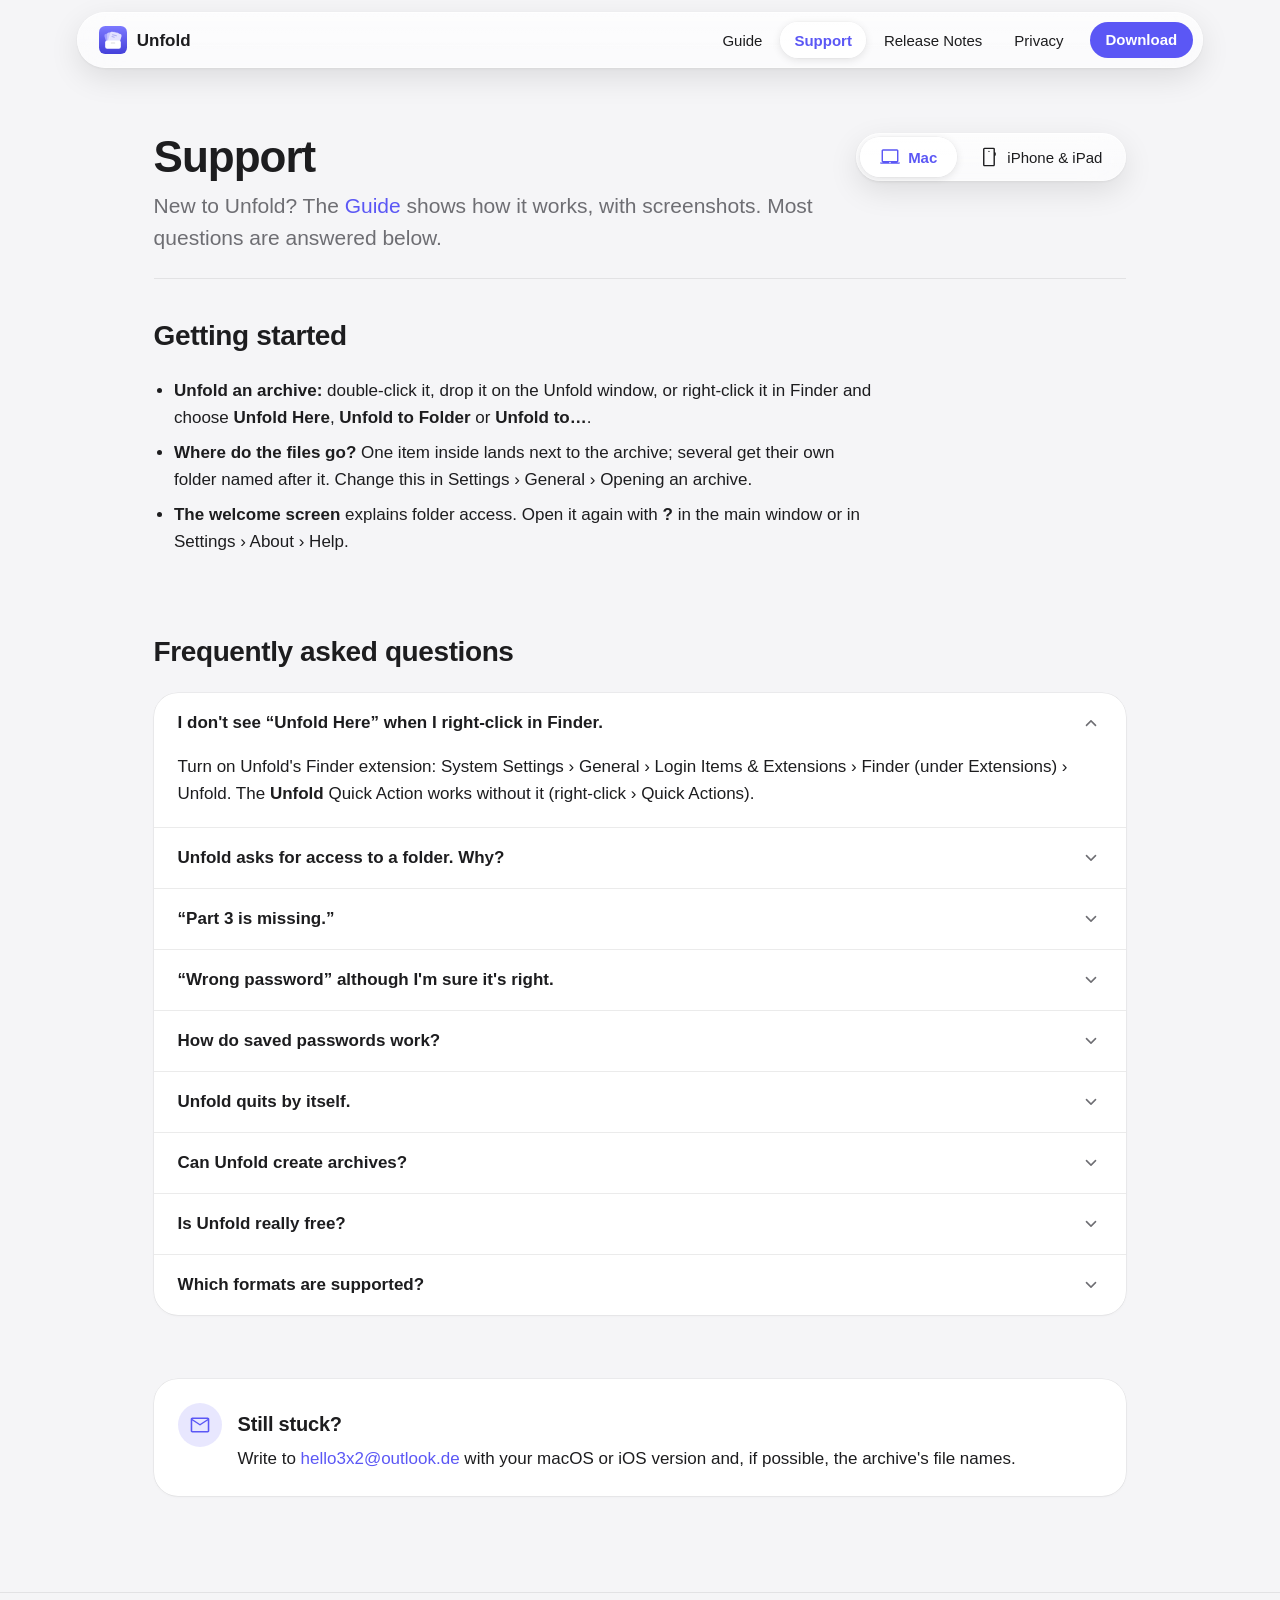
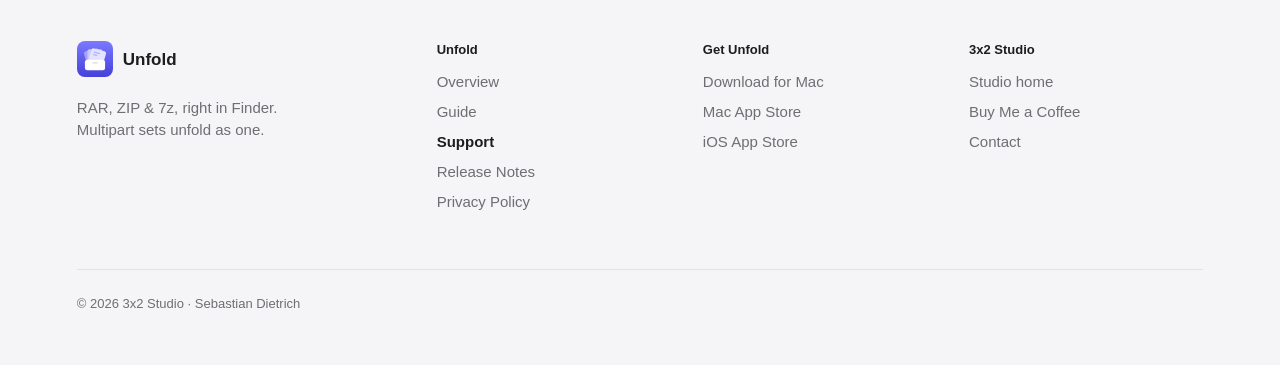
<file: unfold/support/index.html>
<!doctype html>
<html lang="en">
<head>
<meta charset="utf-8">
<meta name="viewport" content="width=device-width, initial-scale=1">
<title>Unfold Support</title>
<meta name="description" content="Help with Unfold for Mac, iPhone and iPad: getting started, frequently asked questions and contact.">
<link rel="canonical" href="https://k3ngitwork.github.io/3x2_Pages/unfold/support/">
<meta property="og:type" content="website">
<meta property="og:site_name" content="3x2 Studio">
<meta property="og:title" content="Unfold Support">
<meta property="og:description" content="Help with Unfold for Mac, iPhone and iPad: getting started, frequently asked questions and contact.">
<meta property="og:url" content="https://k3ngitwork.github.io/3x2_Pages/unfold/support/">
<meta property="og:image" content="https://k3ngitwork.github.io/3x2_Pages/assets/social.jpg">
<meta property="og:image:width" content="1200">
<meta property="og:image:height" content="630">
<meta property="og:image:alt" content="Unfold: RAR, ZIP &amp; 7z, right in Finder. Free for Mac, iPhone and iPad.">
<meta name="twitter:card" content="summary_large_image">
<meta name="theme-color" content="#f5f5f7" media="(prefers-color-scheme: light)">
<meta name="theme-color" content="#000000" media="(prefers-color-scheme: dark)">

<link rel="stylesheet" href="../../assets/style.css">
<link rel="icon" href="../../assets/unfold-icon.png">
<link rel="apple-touch-icon" href="../../assets/unfold-icon.png">
</head>
<body>
<div class="w-navwrap"><header class="w-nav w-glass"><a class="w-brand" href="../../unfold/" title="Unfold home"><span class="w-appicon"></span>Unfold</a><nav class="w-nav__links" aria-label="Site"><a href="../../unfold/help/">Guide</a><a class="w-lens" aria-current="page" href="../../unfold/support/">Support</a><a href="../../unfold/release-notes/">Release Notes</a><a href="../../unfold/privacy/">Privacy</a><a class="w-btn w-btn--primary w-btn--small" href="https://github.com/K3NGitWork/3x2_Pages/releases/download/unfold-1.0.5/Unfold_1.0.5_18.dmg">Download</a><details class="w-menu"><summary aria-label="Menu"><span class="w-menu__open"><svg class="w-sym" aria-hidden="true"><use href="../../assets/icons.svg#menu"/></svg></span><span class="w-menu__close"><svg class="w-sym" aria-hidden="true"><use href="../../assets/icons.svg#close"/></svg></span></summary><nav class="w-menu__panel w-glass" aria-label="Menu"><a href="../../unfold/">Overview<svg class="w-sym" aria-hidden="true"><use href="../../assets/icons.svg#chevron_right"/></svg></a><a href="../../unfold/help/">Guide<svg class="w-sym" aria-hidden="true"><use href="../../assets/icons.svg#chevron_right"/></svg></a><a class="w-lens" aria-current="page" href="../../unfold/support/">Support<svg class="w-sym" aria-hidden="true"><use href="../../assets/icons.svg#chevron_right"/></svg></a><a href="../../unfold/release-notes/">Release Notes<svg class="w-sym" aria-hidden="true"><use href="../../assets/icons.svg#chevron_right"/></svg></a><a href="../../unfold/privacy/">Privacy Policy<svg class="w-sym" aria-hidden="true"><use href="../../assets/icons.svg#chevron_right"/></svg></a></nav></details></nav></header></div>
<main class="w-page" style="padding-top:64px">
<div class="w-switch">
  <input class="w-switch__input w-switch__mac" type="radio" name="s" id="s-mac" aria-label="Mac" checked><input class="w-switch__input w-switch__ios" type="radio" name="s" id="s-ios" aria-label="iPhone and iPad"><header class="w-pagehead"><div class="w-pagehead__text"><h1 class="w-title">Support</h1><p class="w-lead w-measure">New to Unfold? The <a href="../../unfold/help/">Guide</a> shows how it works, with screenshots. Most questions are answered below.</p></div><div class="w-tabs w-glass" role="radiogroup" aria-label="Platform"><label class="w-tab w-tab--mac" for="s-mac"><svg class="w-sym" aria-hidden="true"><use href="../../assets/icons.svg#laptop_mac"/></svg>Mac</label><label class="w-tab w-tab--ios" for="s-ios"><svg class="w-sym" aria-hidden="true"><use href="../../assets/icons.svg#smartphone"/></svg>iPhone &amp; iPad</label></div></header>
  <div class="w-switch__panel--mac"><section class="w-section" style="padding-top:32px"><h2 class="w-h2">Getting started</h2>
  <ul class="w-list w-measure">
    <li><b>Unfold an archive:</b> double-click it, drop it on the Unfold window, or right-click it in Finder and choose <b>Unfold Here</b>, <b>Unfold to Folder</b> or <b>Unfold to…</b>.</li>
    <li><b>Where do the files go?</b> One item inside lands next to the archive; several get their own folder named after it. Change this in Settings › General › Opening an archive.</li>
    <li><b>The welcome screen</b> explains folder access. Open it again with <b>?</b> in the main window or in Settings › About › Help.</li>
  </ul></section>
  <section class="w-section"><h2 class="w-h2">Frequently asked questions</h2><div class="w-faq"><details open><summary>I don't see “Unfold Here” when I right-click in Finder.<svg class="w-sym" aria-hidden="true"><use href="../../assets/icons.svg#expand_more"/></svg></summary><div class="w-faq__a"><p>Turn on Unfold's Finder extension: System Settings › General › Login Items &amp; Extensions › Finder (under Extensions) › Unfold. The <b>Unfold</b> Quick Action works without it (right-click › Quick Actions).</p></div></details><details><summary>Unfold asks for access to a folder. Why?<svg class="w-sym" aria-hidden="true"><use href="../../assets/icons.svg#expand_more"/></svg></summary><div class="w-faq__a"><p>macOS only lets apps into folders you allow. Unfold needs the archive's folder to find the other parts of a multipart archive and to save next to it. Allowing your home folder once covers Downloads, Desktop and Documents. You can review or remove folders in Settings › General › Folder Access.</p></div></details><details><summary>“Part 3 is missing.”<svg class="w-sym" aria-hidden="true"><use href="../../assets/icons.svg#expand_more"/></svg></summary><div class="w-faq__a"><p>A multipart archive needs all parts in the same folder with the same name (<code>Movie.part1.rar</code>, <code>Movie.part2.rar</code> …). Download the missing part, put it next to the others and try again.</p></div></details><details><summary>“Wrong password” although I'm sure it's right.<svg class="w-sym" aria-hidden="true"><use href="../../assets/icons.svg#expand_more"/></svg></summary><div class="w-faq__a"><p>Passwords are case-sensitive and spaces count. Copy and paste from the source if you can. If the archive was created on Windows with special characters, try typing them again by hand.</p></div></details><details><summary>How do saved passwords work?<svg class="w-sym" aria-hidden="true"><use href="../../assets/icons.svg#expand_more"/></svg></summary><div class="w-faq__a"><p>Add passwords in Settings › Passwords, or tick “Remember in list” when Unfold asks. For an encrypted archive, Unfold tries the list from top to bottom before asking, and moves the one that worked to the top. The list is stored in your Keychain.</p></div></details><details><summary>Unfold quits by itself.<svg class="w-sym" aria-hidden="true"><use href="../../assets/icons.svg#expand_more"/></svg></summary><div class="w-faq__a"><p>That's on purpose: when started from Finder or by a double-click, Unfold shows a small progress panel and quits a few seconds after finishing. Open the main window, or turn on Settings › General › Keep Unfold open after extracting, to keep it running.</p></div></details><details><summary>Can Unfold create archives?<svg class="w-sym" aria-hidden="true"><use href="../../assets/icons.svg#expand_more"/></svg></summary><div class="w-faq__a"><p>No, Unfold only extracts. To create a ZIP, right-click files in Finder and choose Compress.</p></div></details><details><summary>Is Unfold really free?<svg class="w-sym" aria-hidden="true"><use href="../../assets/icons.svg#expand_more"/></svg></summary><div class="w-faq__a"><p>Yes, every feature, with no ads, no subscription and no in-app purchases.</p></div></details><details><summary>Which formats are supported?<svg class="w-sym" aria-hidden="true"><use href="../../assets/icons.svg#expand_more"/></svg></summary><div class="w-faq__a"><p>RAR (RAR 1.5 to RAR5, multipart, encrypted data and file names), ZIP (ZipCrypto and AES), 7z (including encrypted archives and <code>.7z.001</code> splits), TAR with GZ, BZ2, XZ, ZST and LZ4, single compressed files, CPIO, ISO, CAB, LHA, AR/DEB and XAR. Split ZIP files (<code>.z01</code> …) aren't supported yet.</p></div></details></div></section></div>
  <div class="w-switch__panel--ios"><section class="w-section" style="padding-top:32px"><h2 class="w-h2">Getting started</h2>
  <ul class="w-list w-measure">
    <li><b>Unfold an archive:</b> in Files, tap <b>Share › Unfold Archive</b> to unfold right there without opening the app, or tap <b>+</b> in Unfold.</li>
    <li><b>Multipart sets:</b> put all parts in the same folder in Files and open any of them.</li>
    <li><b>Where do the files go?</b> Next to the archive. If that folder can't be written to, they go to <b>On My iPhone › Unfold</b>.</li>
  </ul></section>
  <section class="w-section"><h2 class="w-h2">Frequently asked questions</h2><div class="w-faq"><details open><summary>Where do the unfolded files go?<svg class="w-sym" aria-hidden="true"><use href="../../assets/icons.svg#expand_more"/></svg></summary><div class="w-faq__a"><p>Next to the archive. If that folder can't be written to, they go to <b>On My iPhone › Unfold</b> (On My iPad on iPad) in the Files app.</p></div></details><details><summary>Unfold asks for a folder. Why?<svg class="w-sym" aria-hidden="true"><use href="../../assets/icons.svg#expand_more"/></svg></summary><div class="w-faq__a"><p>iPhone and iPad only let Unfold see the file you opened. Allow the archive's folder once, and Unfold finds every part of a multipart set and saves next to the archive. Downloads is the one most people need; add more in Settings › General › Folder Access.</p></div></details><details><summary>“Part 3 is missing.”<svg class="w-sym" aria-hidden="true"><use href="../../assets/icons.svg#expand_more"/></svg></summary><div class="w-faq__a"><p>A multipart archive needs all parts in the same folder in Files, with the same name (<code>Movie.part1.rar</code>, <code>Movie.part2.rar</code> …). Download the missing part, put it next to the others and open any part again.</p></div></details><details><summary>“Wrong password” although I'm sure it's right.<svg class="w-sym" aria-hidden="true"><use href="../../assets/icons.svg#expand_more"/></svg></summary><div class="w-faq__a"><p>Passwords are case-sensitive and spaces count. Copy and paste from the source if you can. If the archive was created on Windows with special characters, try typing them again by hand.</p></div></details><details><summary>How do saved passwords work?<svg class="w-sym" aria-hidden="true"><use href="../../assets/icons.svg#expand_more"/></svg></summary><div class="w-faq__a"><p>Add passwords in Settings › Passwords, or turn on “Remember in list” when Unfold asks. For an encrypted archive, Unfold tries the list from top to bottom before asking, and moves the one that worked to the top. The list is stored in your Keychain.</p></div></details><details><summary>Can Unfold create archives?<svg class="w-sym" aria-hidden="true"><use href="../../assets/icons.svg#expand_more"/></svg></summary><div class="w-faq__a"><p>No, Unfold only extracts. To create a ZIP, touch and hold files in Files and choose Compress.</p></div></details><details><summary>Is Unfold really free?<svg class="w-sym" aria-hidden="true"><use href="../../assets/icons.svg#expand_more"/></svg></summary><div class="w-faq__a"><p>Yes, every feature, with no ads, no subscription and no in-app purchases.</p></div></details><details><summary>Which formats are supported?<svg class="w-sym" aria-hidden="true"><use href="../../assets/icons.svg#expand_more"/></svg></summary><div class="w-faq__a"><p>RAR (RAR 1.5 to RAR5, multipart, encrypted data and file names), ZIP (ZipCrypto and AES), 7z (including encrypted archives and <code>.7z.001</code> splits), TAR with GZ, BZ2, XZ, ZST and LZ4, single compressed files, CPIO, ISO, CAB, LHA, AR/DEB and XAR. Split ZIP files (<code>.z01</code> …) aren't supported yet.</p></div></details></div></section></div>
</div>
  <section class="w-section"><div class="w-card w-callout"><span class="w-badge"><svg class="w-sym" aria-hidden="true"><use href="../../assets/icons.svg#mail"/></svg></span><div><h3 class="w-h3">Still stuck?</h3><p>Write to <a href="mailto:hello3x2@outlook.de">hello3x2@outlook.de</a> with your macOS or iOS version and, if possible, the archive's file names.</p></div></div></section>
</main>
<footer class="w-footer"><div class="w-frame"><div class="w-footer__top"><div><a class="w-footer__home" href="../../unfold/" title="Unfold home"><span class="w-appicon"></span>Unfold</a><p class="w-footer__tag">RAR, ZIP &amp; 7z, right in Finder. Multipart sets unfold as one.</p></div><div class="w-footer__col"><h4>Unfold</h4><a href="../../unfold/">Overview</a><a href="../../unfold/help/">Guide</a><a href="../../unfold/support/" aria-current="page">Support</a><a href="../../unfold/release-notes/">Release Notes</a><a href="../../unfold/privacy/">Privacy Policy</a></div><div class="w-footer__col"><h4>Get Unfold</h4><a href="https://github.com/K3NGitWork/3x2_Pages/releases/download/unfold-1.0.5/Unfold_1.0.5_18.dmg">Download for Mac</a><a href="https://apps.apple.com/app/id6822054531?platform=mac">Mac App Store</a><a href="https://apps.apple.com/app/id6822054531">iOS App Store</a></div><div class="w-footer__col"><h4>3x2 Studio</h4><a href="../../">Studio home</a><a href="https://ko-fi.com/3x2studio">Buy Me a Coffee</a><a href="mailto:hello3x2@outlook.de">Contact</a></div></div><div class="w-footer__copy">© 2026 3x2 Studio · Sebastian Dietrich</div></div></footer>
<script>
/* Optional: open iPhone & iPad on touch devices and for links to #ios. The page works without it. */
(function () {
  var touch = matchMedia('(hover: none) and (pointer: coarse)').matches, ios = /^#ios/.test(location.hash);
  document.querySelectorAll('.w-switch__ios').forEach(function (r) { if (touch || ios) r.checked = true; });
})();
</script>
</body>
</html>
</file>
<file: assets/style.css>
/* Unfold Web 3.4.4: the site's one stylesheet. Tokens from the Unfold Web design system,
   then its component styles. Light and dark follow the visitor's system. */
:root {
  color-scheme: light dark;
  --accent: #5b57f5;
  --accent-soft: rgba(91, 87, 245, 0.14);
  --accent-wash: rgba(91, 87, 245, 0.10);
  --on-accent: #ffffff;
  --success: #34c759;
  --problem-text: #c93400;
  --page: #f5f5f7;
  --surface: #ffffff;
  --surface-alt: #e8e8ed;
  --text: #1d1d1f;
  --text-secondary: #6e6e73;
  --line: rgba(0, 0, 0, 0.08);
  --line-strong: rgba(0, 0, 0, 0.16);
  --glass-fill: rgba(255, 255, 255, 0.58);
  --glass-sheen: rgba(255, 255, 255, 0.45);
  --glass-highlight: rgba(255, 255, 255, 0.95);
  --glass-edge: rgba(255, 255, 255, 0.75);
  --glass-lens: rgba(255, 255, 255, 0.92);
  --lens-label: #5b57f5;
  --focus-ring: var(--accent);
  --icon-ground-top: #7c79ff;
  --icon-ground-bottom: #4440da;
  --icon-sheet-back: #a3a0ff;
  --icon-sheet-middle: #c9c7ff;
  --icon-sheet-front: #e4e3ff;
  --icon-box: #ffffff;
  --shadow-card: 0 0 0 0.5px rgba(0, 0, 0, 0.08), 0 1px 3px rgba(0, 0, 0, 0.04);
  --shadow-shot: 0 18px 48px rgba(0, 0, 0, 0.14);
  --shadow-glass: 0 10px 30px rgba(0, 0, 0, 0.10), 0 1px 3px rgba(0, 0, 0, 0.06);
  --shadow-lens: 0 2px 8px rgba(0, 0, 0, 0.10), 0 0 0 0.5px rgba(0, 0, 0, 0.04);
  --font-sans: -apple-system, BlinkMacSystemFont, "SF Pro Display", "SF Pro Text", "Helvetica Neue", Arial, sans-serif;
  --font-mono: ui-monospace, "SF Mono", SFMono-Regular, Menlo, monospace;
  --space-4: 4px;
  --space-8: 8px;
  --space-12: 12px;
  --space-16: 16px;
  --space-20: 20px;
  --space-24: 24px;
  --space-32: 32px;
  --space-48: 48px;
  --space-64: 64px;
  --space-96: 96px;
  --radius-chip: 8px;
  --radius-shot: 14px;
  --radius-card: 24px;
  --radius-phone: 14%;
  --radius-icon: 22%;
  --radius-capsule: 999px;
  --width-frame: min(88vw, 1440px);
  --width-page: min(76vw, 1180px);
  --width-prose: 720px;
  --size-nav: 56px;
  --size-button: 48px;
  --size-icon-nav: 28px;
  --size-icon-card: 72px;
  --size-icon-hero: 128px;
  --size-feature-icon: 44px;
}
@media (prefers-color-scheme: dark) {
  :root {
    --accent: #8582ff;
    --accent-soft: rgba(133, 130, 255, 0.14);
    --accent-wash: rgba(133, 130, 255, 0.10);
    --on-accent: #0e0e14;
    --success: #30d158;
    --problem-text: #ffb340;
    --page: #000000;
    --surface: #1c1c1e;
    --surface-alt: #2c2c2e;
    --text: #f5f5f7;
    --text-secondary: #98989d;
    --line: rgba(255, 255, 255, 0.12);
    --line-strong: rgba(255, 255, 255, 0.22);
    --glass-fill: rgba(44, 44, 50, 0.55);
    --glass-sheen: rgba(255, 255, 255, 0.08);
    --glass-highlight: rgba(255, 255, 255, 0.28);
    --glass-edge: rgba(255, 255, 255, 0.14);
    --glass-lens: rgba(255, 255, 255, 0.12);
    --lens-label: #f5f5f7;
    --icon-ground-top: #24232e;
    --icon-ground-bottom: #0e0e14;
    --icon-sheet-back: #4e4bc4;
    --icon-sheet-middle: #6e6bf0;
    --icon-sheet-front: #ecebff;
    --icon-box: #8582ff;
    --shadow-card: 0 0 0 0.5px rgba(255, 255, 255, 0.12);
    --shadow-shot: 0 18px 48px rgba(0, 0, 0, 0.6);
    --shadow-glass: 0 10px 30px rgba(0, 0, 0, 0.55), 0 1px 3px rgba(0, 0, 0, 0.4);
    --shadow-lens: 0 2px 8px rgba(0, 0, 0, 0.5), 0 0 0 0.5px rgba(255, 255, 255, 0.08);
  }
}

* { box-sizing: border-box; }
body { margin: 0; background: var(--page); color: var(--text); font-family: var(--font-sans); font-size: 17px; line-height: 27px; -webkit-font-smoothing: antialiased; }
a { color: var(--accent); text-decoration: none; }
a:hover { text-decoration: underline; }
a:focus-visible, button:focus-visible, summary:focus-visible { outline: 3px solid var(--focus-ring); outline-offset: 2px; border-radius: 6px; }
p { margin: 0 0 var(--space-16); }
code { font-family: var(--font-mono); font-size: 15px; background: var(--surface-alt); color: var(--text); padding: 1px 6px; border-radius: var(--radius-chip); }
b, strong { font-weight: 600; }
.w-sym { display: inline-block; flex: none; width: 1em; height: 1em; font-size: 22px; fill: currentColor; vertical-align: middle; }

/* Brand images */
.w-appicon { display: inline-block; flex: none; width: var(--size-icon-card); height: var(--size-icon-card); border-radius: var(--radius-icon); background: url("app-icon-light.svg") center / cover no-repeat; }
.w-art { position: absolute; pointer-events: none; background: url("art-light.svg") center / contain no-repeat; }

@media (prefers-color-scheme: dark) {
  .w-appicon { background-image: url("app-icon-dark.svg"); }
  .w-art { background-image: url("art-dark.svg"); }
}

/* Layout */
/* One content column on every page (width-page); nav and footer use the wider frame (width-frame). */
.w-page, .w-prose { width: var(--width-page); margin: 0 auto; padding: 0; }
.w-frame { width: var(--width-frame); margin: 0 auto; }
/* Running text keeps a readable measure inside the column, left-aligned with everything else. */
.w-prose p, .w-prose .w-list, .w-prose .w-lead, .w-measure { max-width: var(--width-prose); }
.w-section { padding: var(--space-64) 0 0; }
.w-display { font-size: 64px; line-height: 68px; font-weight: 700; letter-spacing: -2px; margin: 0; }
.w-title { font-size: 44px; line-height: 50px; font-weight: 700; letter-spacing: -1px; margin: 0 0 var(--space-12); }
.w-h2 { font-size: 28px; line-height: 34px; font-weight: 700; letter-spacing: -0.4px; margin: 0 0 var(--space-24); }
.w-h3 { font-size: 20px; line-height: 26px; font-weight: 600; letter-spacing: -0.2px; margin: 0 0 var(--space-8); }
.w-lead { font-size: 21px; line-height: 32px; color: var(--text-secondary); margin: 0 0 var(--space-24); }
.w-small { font-size: 15px; line-height: 22px; color: var(--text-secondary); }
.w-caption { font-size: 13px; line-height: 18px; color: var(--text-secondary); }
.w-list { margin: 0 0 var(--space-16); padding-left: 1.2em; }
.w-list li { margin: 0 0 var(--space-8); }

/* Liquid Glass: one recipe for floating controls (nav, platform tabs) */
.w-glass { background: linear-gradient(180deg, var(--glass-sheen), transparent 70%), var(--glass-fill); -webkit-backdrop-filter: blur(20px) saturate(1.8); backdrop-filter: blur(20px) saturate(1.8); box-shadow: inset 0 1px 0 var(--glass-highlight), inset 0 0 0 0.5px var(--glass-edge), var(--shadow-glass); }
.w-lens { background: linear-gradient(180deg, var(--glass-highlight), transparent 60%), var(--glass-lens); box-shadow: inset 0 1px 0 var(--glass-highlight), var(--shadow-lens); color: var(--lens-label); font-weight: 600; }

/* Nav: a floating glass capsule, inset from the top and the gutters */
.w-navwrap { position: sticky; top: 0; z-index: 5; padding: var(--space-12) 0 0; pointer-events: none; }
.w-nav { pointer-events: auto; width: var(--width-frame); margin: 0 auto; height: var(--size-nav); border-radius: var(--radius-capsule); display: flex; align-items: center; gap: var(--space-16); padding: 0 10px 0 14px; }
.w-brand { display: inline-flex; align-items: center; gap: 10px; color: var(--text); font-weight: 600; font-size: 17px; padding: 6px 8px; border-radius: var(--radius-capsule); }
.w-brand:hover { text-decoration: none; }
.w-brand .w-appicon { width: var(--size-icon-nav); height: var(--size-icon-nav); }
.w-nav__links { margin-left: auto; display: flex; align-items: center; gap: 4px; font-size: 15px; }
.w-nav__links a:not(.w-btn) { color: var(--text); height: 36px; padding: 0 14px; display: inline-flex; align-items: center; border-radius: var(--radius-capsule); }
.w-nav__links a:not(.w-btn):not(.w-lens):hover { text-decoration: none; background: var(--accent-wash); }
.w-nav__links a.w-lens { color: var(--lens-label); }
.w-nav__links a.w-lens:hover { text-decoration: none; }
.w-nav__links .w-btn { margin-left: 8px; }
.w-nav { position: relative; }

/* Phone menu: a native disclosure in the capsule; its panel is glass, the capsule's width, just below it */
.w-menu { display: none; }
.w-menu > summary { list-style: none; width: 40px; height: 40px; margin-left: 4px; border-radius: var(--radius-capsule); display: inline-flex; align-items: center; justify-content: center; cursor: pointer; color: var(--text); }
.w-menu > summary::-webkit-details-marker { display: none; }
.w-menu > summary:hover { background: var(--accent-wash); }
.w-menu > summary .w-sym { font-size: 24px; }
.w-menu > summary .w-menu__close, .w-menu[open] > summary .w-menu__open { display: none; }
.w-menu[open] > summary .w-menu__close { display: inline-block; }
.w-menu[open] > summary { background: var(--accent-wash); }
/* Glass inside glass gets no blur in browsers, so the panel is solid surface with the glass rim and shadow, and stays readable over any page. */
.w-nav .w-menu__panel { position: absolute; left: 0; right: 0; top: calc(100% + 8px); border-radius: var(--radius-card); padding: 8px; display: flex; flex-direction: column; gap: 2px; background: linear-gradient(180deg, var(--glass-sheen), transparent 70%), var(--surface); }
.w-nav .w-menu__panel a { display: flex; align-items: center; height: 48px; padding: 0 16px; border-radius: 16px; color: var(--text); font-size: 17px; }
.w-nav .w-menu__panel a:not(.w-lens):hover { background: var(--accent-wash); text-decoration: none; }
.w-nav .w-menu__panel a.w-lens { color: var(--text); font-weight: 600; background: var(--accent-wash); box-shadow: none; }
.w-menu__panel a.w-lens:hover { text-decoration: none; }
.w-menu__panel a .w-sym { margin-left: auto; font-size: 20px; color: var(--text-secondary); }
.w-nav .w-menu__panel a.w-lens .w-sym { color: var(--accent); }

/* Buttons */
.w-btn { display: inline-flex; align-items: center; justify-content: center; gap: 10px; height: var(--size-button); padding: 0 24px; border-radius: var(--radius-capsule); font: inherit; font-size: 17px; line-height: 22px; font-weight: 600; white-space: nowrap; cursor: pointer; border: 0; text-decoration: none; }
.w-btn:hover { text-decoration: none; }
.w-btn--primary { background: var(--accent); color: var(--on-accent); }
.w-btn--primary:hover { filter: brightness(1.08); }
.w-btn--secondary { background: var(--surface); color: var(--text); box-shadow: inset 0 0 0 1px var(--line-strong); }
.w-btn--secondary:hover { background: var(--accent-wash); }
.w-btn--small { height: 36px; padding: 0 16px; font-size: 15px; }
.w-btn .w-sym { font-size: 20px; }
.w-btn img, .w-btn .w-kofi { width: 22px; height: 18px; display: block; }
.w-more { font-weight: 600; display: inline-flex; align-items: center; gap: 2px; }
.w-more .w-sym { font-size: 18px; }
.w-buttons { display: flex; flex-wrap: wrap; gap: var(--space-12); align-items: center; }

/* Hero */
.w-hero { position: relative; overflow: hidden; padding: var(--space-96) 0 0; }
.w-hero .w-art { width: 820px; height: 820px; right: -140px; bottom: -200px; }
.w-hero__grid { position: relative; display: grid; grid-template-columns: 1fr 1.1fr; gap: var(--space-48); align-items: end; }
.w-hero__text { padding-bottom: var(--space-96); }
.w-hero .w-appicon { width: var(--size-icon-hero); height: var(--size-icon-hero); margin-bottom: var(--space-24); box-shadow: var(--shadow-shot); }
.w-hero .w-display { margin-bottom: var(--space-12); }
.w-hero .w-lead { max-width: 460px; }
.w-hero__note { margin-top: var(--space-16); }
.w-hero__shots { position: relative; height: 470px; }
.w-hero__shots .w-shot--window { position: absolute; left: 0; bottom: 40px; width: 92%; }
.w-hero__shots .w-shot--phone { position: absolute; right: 0; bottom: -60px; width: 34%; }

/* Features */
.w-features { display: grid; grid-template-columns: repeat(3, 1fr); gap: var(--space-24); }
.w-card { background: var(--surface); border-radius: var(--radius-card); box-shadow: var(--shadow-card); padding: var(--space-24); }
.w-feature .w-h3 { margin-top: var(--space-16); }
.w-feature p { margin: 0; color: var(--text-secondary); font-size: 15px; line-height: 22px; }
.w-badge { width: var(--size-feature-icon); height: var(--size-feature-icon); border-radius: 50%; background: var(--accent-soft); color: var(--accent); display: inline-flex; align-items: center; justify-content: center; flex: none; }
.w-badge .w-sym { font-size: 22px; }
.w-chips { display: flex; flex-wrap: wrap; gap: var(--space-8); }
.w-chip { font-size: 13px; line-height: 18px; font-weight: 600; padding: var(--space-4) 12px; border-radius: var(--radius-capsule); background: var(--surface-alt); color: var(--text); }

/* Screenshots */
.w-shot { margin: 0; }
.w-shot img { display: block; width: 100%; height: auto; }
.w-shot--flat img { border-radius: var(--radius-shot); box-shadow: var(--shadow-card); }
/* The iPhone screen's corner is about 14% of its width and 6.5% of its height, so the radius scales with the image. */
.w-shot--phone img { border-radius: var(--radius-phone) / calc(var(--radius-phone) * 0.46); box-shadow: var(--shadow-shot); }
.w-shot figcaption { margin-top: var(--space-8); text-align: center; font-size: 13px; line-height: 18px; color: var(--text-secondary); }
.w-shots { display: flex; flex-wrap: wrap; gap: var(--space-24); justify-content: center; align-items: flex-start; }
.w-shots .w-shot--phone { width: 220px; }

/* Platform tabs: glass with a lens on the selected tab */
.w-tabs { display: inline-flex; padding: 4px; gap: 2px; border-radius: var(--radius-capsule); }
.w-tab { height: 40px; padding: 0 20px; display: inline-flex; align-items: center; gap: 8px; border-radius: var(--radius-capsule); font-size: 15px; font-weight: 500; color: var(--text); transition: background .2s, box-shadow .2s; }
.w-tab:not(.w-lens):hover { text-decoration: none; background: var(--accent-wash); }
.w-tab.w-lens:hover { text-decoration: none; }
.w-tab .w-sym { font-size: 20px; }

/* Guide steps */
.w-step { display: grid; grid-template-columns: 1fr 1fr; gap: var(--space-32); align-items: start; padding: var(--space-48) 0 0; }
.w-step--text-only { grid-template-columns: 1fr; max-width: var(--width-prose); }
.w-step__num { display: inline-flex; width: 32px; height: 32px; border-radius: 50%; background: var(--accent-soft); color: var(--accent); align-items: center; justify-content: center; font-size: 15px; font-weight: 700; font-variant-numeric: tabular-nums; margin-bottom: var(--space-12); }
.w-step__body p, .w-step__body li { font-size: 17px; line-height: 27px; }

/* FAQ */
.w-faq { background: var(--surface); border-radius: var(--radius-card); box-shadow: var(--shadow-card); overflow: hidden; }
.w-faq details + details { border-top: 0.5px solid var(--line); }
.w-faq summary { list-style: none; cursor: pointer; display: flex; align-items: center; gap: var(--space-12); padding: 18px var(--space-24); font-size: 17px; line-height: 24px; font-weight: 600; }
.w-faq summary::-webkit-details-marker { display: none; }
.w-faq summary:hover { background: var(--accent-wash); }
.w-faq summary .w-sym { margin-left: auto; color: var(--text-secondary); font-size: 22px; transition: transform .15s; }
.w-faq details[open] summary .w-sym { transform: rotate(180deg); }
.w-faq__a { padding: 0 var(--space-24) var(--space-20); }
.w-faq__a p:last-child { margin-bottom: 0; }

/* Callout */
.w-callout { display: flex; gap: var(--space-16); align-items: flex-start; }
.w-callout .w-h3 { margin-top: 8px; }
.w-callout p:last-child { margin-bottom: 0; }

/* App card (studio) */
.w-appcard { display: flex; align-items: center; gap: var(--space-20); color: var(--text); }
.w-appcard:hover { text-decoration: none; }
.w-appcard__name { font-size: 28px; line-height: 34px; font-weight: 700; letter-spacing: -0.4px; }
.w-appcard__tag { color: var(--text-secondary); font-size: 17px; line-height: 24px; }
.w-appcard__go { margin-left: auto; color: var(--accent); }

/* Footer: home link, link columns, copyright */
.w-footer { margin-top: var(--space-96); padding: var(--space-48) 0; border-top: 0.5px solid var(--line); }
.w-footer__top { display: grid; grid-template-columns: 1.4fr 1fr 1fr 1fr; gap: var(--space-32); }
.w-footer__home { display: inline-flex; align-items: center; gap: 10px; color: var(--text); font-weight: 600; font-size: 17px; }
.w-footer__home:hover { text-decoration: none; }
.w-footer__home .w-appicon { width: 36px; height: 36px; }
.w-footer__tag { margin: var(--space-12) 0 0; font-size: 15px; line-height: 22px; color: var(--text-secondary); max-width: 260px; }
.w-footer__col h4 { margin: 0 0 var(--space-12); font-size: 13px; line-height: 18px; font-weight: 600; color: var(--text); }
.w-footer__col a { display: block; font-size: 15px; line-height: 22px; margin-bottom: var(--space-8); color: var(--text-secondary); }
.w-footer__col a:hover { color: var(--accent); text-decoration: none; }
.w-footer__col a[aria-current="page"] { color: var(--text); font-weight: 600; pointer-events: none; }
.w-footer__copy { margin-top: var(--space-48); padding-top: var(--space-20); border-top: 0.5px solid var(--line); font-size: 13px; color: var(--text-secondary); }

/* Landing: eyebrow, story sections, facts, multipart picture */
.w-eyebrow { display: block; font-size: 15px; line-height: 20px; font-weight: 600; color: var(--accent); margin: 0 0 var(--space-8); }
.w-section--story { padding-top: var(--space-96); }
.w-story { display: grid; grid-template-columns: 1fr 1.1fr; gap: var(--space-64); align-items: center; }
.w-story--flip .w-story__media { order: -1; }
.w-story .w-title { margin-bottom: var(--space-16); }
.w-story__text p, .w-story__text .w-list { color: var(--text-secondary); font-size: 19px; line-height: 29px; }
.w-story__text b { color: var(--text); }
.w-story__text .w-story__note { font-size: 15px; line-height: 22px; }
.w-story__media { display: flex; justify-content: center; }
.w-facts { display: grid; grid-template-columns: repeat(4, 1fr); gap: var(--space-24); padding: var(--space-32) 0; border-top: 0.5px solid var(--line); border-bottom: 0.5px solid var(--line); }
.w-fact { display: flex; gap: var(--space-12); align-items: center; font-size: 15px; line-height: 20px; font-weight: 600; }
.w-fact .w-badge { width: 36px; height: 36px; }
.w-fact .w-badge .w-sym { font-size: 19px; }
.w-multipart { display: grid; grid-template-columns: auto auto 1fr; gap: var(--space-24); align-items: center; width: 100%; }
.w-parts { display: flex; flex-direction: column; gap: var(--space-8); }
.w-part { display: flex; align-items: center; gap: 8px; font-family: var(--font-mono); font-size: 14px; line-height: 20px; padding: 8px 12px; border-radius: 12px; background: var(--surface); box-shadow: var(--shadow-card); white-space: nowrap; }
.w-part .w-sym { font-size: 18px; color: var(--text-secondary); }
.w-arrow { color: var(--accent); }
.w-arrow .w-sym { font-size: 32px; }
.w-mockrow { display: flex; align-items: center; gap: 12px; padding: 16px; border-radius: var(--radius-card); background: var(--surface); box-shadow: var(--shadow-shot); }
.w-mockrow .w-ok { color: var(--success); font-size: 28px; }
.w-mockrow__name { font-size: 17px; line-height: 22px; font-weight: 600; }
.w-mockrow__status { font-size: 15px; line-height: 20px; color: var(--text-secondary); white-space: nowrap; }
.w-mockrow { min-width: 230px; }
.w-mockrow__go { margin-left: auto; width: 28px; height: 28px; border-radius: 50%; background: var(--surface-alt); color: var(--accent); display: inline-flex; align-items: center; justify-content: center; }
.w-mockrow__go .w-sym { font-size: 16px; }
.w-faqmore { margin-top: var(--space-16); }
.w-two { display: grid; grid-template-columns: 1fr 1fr; gap: var(--space-24); align-items: start; }
.w-footer__top > div:first-child { min-width: 0; }

/* Where to get Unfold: Mac has the download and the Mac App Store; iPhone and iPad only the App Store.
   Download for Mac leads by default; on touch devices (phones, iPads) On the App Store leads. No script. */
.w-get__mac { background: var(--accent); color: var(--on-accent); box-shadow: none; }
.w-get__mac:hover { filter: brightness(1.08); }
.w-get__store, .w-get__ios { background: var(--surface); color: var(--text); box-shadow: inset 0 0 0 1px var(--line-strong); }
.w-get__store:hover, .w-get__ios:hover { background: var(--accent-wash); }
@media (hover: none) and (pointer: coarse) {
  .w-get__ios { order: -1; background: var(--accent); color: var(--on-accent); box-shadow: none; }
  .w-get__ios:hover { background: var(--accent); filter: brightness(1.08); }
  .w-get__mac { background: var(--surface); color: var(--text); box-shadow: inset 0 0 0 1px var(--line-strong); }
  .w-get__mac:hover { background: var(--accent-wash); filter: none; }
}

/* Phones (under 760px) */
@media (max-width: 760px) {
  .w-page, .w-prose, .w-frame { width: calc(100% - 40px); }
  .w-nav { width: calc(100% - 24px); padding: 0 8px 0 10px; }
  .w-nav__links > a:not(.w-btn):not(.w-keep) { display: none; }
  .w-menu { display: block; }
  .w-nav__links > .w-btn { display: none; }
  .w-display { font-size: 44px; line-height: 48px; letter-spacing: -1px; }
  .w-title { font-size: 34px; line-height: 40px; }
  .w-lead { font-size: 19px; line-height: 28px; }
  .w-hero { padding-top: var(--space-48); }
  .w-hero .w-appicon { width: 96px; height: 96px; }
  .w-hero__text { padding-bottom: var(--space-32); }
  .w-hero .w-buttons .w-btn { flex: 1 1 100%; }
  .w-hero__shots { height: 300px; }
  .w-hero .w-art { width: 520px; height: 520px; right: -140px; bottom: -60px; }
  .w-hero__shots .w-shot--window { width: 88%; bottom: 30px; }
  .w-hero__shots .w-shot--phone { width: 32%; bottom: -20px; }
  .w-hero__grid, .w-step, .w-story, .w-multipart, .w-two { grid-template-columns: 1fr; }
  .w-story { gap: var(--space-32); }
  .w-story--flip .w-story__media { order: 0; }
  .w-story__text p, .w-story__text .w-list { font-size: 17px; line-height: 27px; }
  .w-section--story { padding-top: var(--space-64); }
  .w-features { grid-template-columns: 1fr; gap: var(--space-16); }
  .w-card { padding: var(--space-20); }
  .w-two > *, .w-callout > div { min-width: 0; }
  .w-card .w-btn { white-space: normal; height: auto; min-height: var(--size-button); padding-block: 8px; text-align: center; }
  .w-facts { grid-template-columns: 1fr 1fr; gap: var(--space-16); }
  .w-multipart { justify-items: center; gap: var(--space-12); }
  .w-arrow { transform: rotate(90deg); }
  .w-footer { margin-top: var(--space-64); }
  .w-footer__top { grid-template-columns: 1fr 1fr; gap: var(--space-24); }
  .w-footer__top > div:first-child { grid-column: 1 / -1; }
  .w-faq summary { padding: 16px var(--space-20); }
  .w-faq__a { padding: 0 var(--space-20) var(--space-16); }
  .w-shots .w-shot--phone { width: 44%; }
}
@media (prefers-reduced-motion: reduce) { * { transition: none !important; scroll-behavior: auto !important; } }

/* Platform switch: two radios (first children of .w-switch) styled as the glass tabs. The tabs and the two panels can sit
   anywhere inside .w-switch, e.g. the tabs in the page header and the panels below it (:has). No script needed. */
.w-switch__input { position: absolute; width: 1px; height: 1px; opacity: 0; pointer-events: none; }
.w-switch .w-tab { cursor: pointer; user-select: none; }
.w-switch:has(.w-switch__mac:checked) .w-tab--mac, .w-switch:has(.w-switch__ios:checked) .w-tab--ios { background: linear-gradient(180deg, var(--glass-highlight), transparent 60%), var(--glass-lens); box-shadow: inset 0 1px 0 var(--glass-highlight), var(--shadow-lens); color: var(--lens-label); font-weight: 600; }
.w-switch:has(.w-switch__mac:checked) .w-tab--mac:hover, .w-switch:has(.w-switch__ios:checked) .w-tab--ios:hover { background: linear-gradient(180deg, var(--glass-highlight), transparent 60%), var(--glass-lens); }
.w-switch:has(.w-switch__mac:focus-visible) .w-tab--mac, .w-switch:has(.w-switch__ios:focus-visible) .w-tab--ios { outline: 3px solid var(--focus-ring); outline-offset: 2px; }
.w-switch__panel--ios, .w-switch:has(.w-switch__ios:checked) .w-switch__panel--mac { display: none; }
.w-switch:has(.w-switch__ios:checked) .w-switch__panel--ios { display: block; }

/* Page header: title and lead on the left, the platform switch on the right */
.w-pagehead { display: flex; align-items: flex-start; justify-content: space-between; gap: var(--space-32); padding-bottom: var(--space-24); margin-bottom: var(--space-8); border-bottom: 0.5px solid var(--line); }
.w-pagehead__text { min-width: 0; }
.w-pagehead .w-title { margin-bottom: var(--space-8); }
.w-pagehead .w-lead { margin: 0; }
.w-pagehead .w-tabs { flex: none; margin-top: 1px; } /* centered on the title's 50px line */
@media (max-width: 760px) {
  .w-pagehead { flex-direction: column; align-items: stretch; gap: var(--space-24); }
  .w-pagehead .w-tabs { display: flex; margin-top: 0; }
  .w-pagehead .w-tab { flex: 1; justify-content: center; padding: 0 12px; }
}

/* iPad screenshots: the iPad screen's corner (about 18pt on a 1032pt-wide screen) */
.w-shot--tablet img { border-radius: 2.6% / 1.95%; box-shadow: var(--shadow-shot); }

/* Landing page: the platform switch above the stories, centered */
.w-platformbar { display: flex; justify-content: center; padding-top: var(--space-64); }
@media (max-width: 760px) {
  .w-platformbar { padding-top: var(--space-48); }
  .w-platformbar .w-tabs { display: flex; width: 100%; }
  .w-platformbar .w-tab { flex: 1; justify-content: center; padding: 0 12px; }
}

/* Release notes */
.w-releases { margin-top: var(--space-32); }
.w-release { display: grid; grid-template-columns: 220px 1fr; gap: var(--space-32); padding: var(--space-32) 0; border-top: 0.5px solid var(--line); }
.w-release:first-child { border-top: 0; padding-top: var(--space-16); }
.w-release__version { display: flex; align-items: center; gap: 10px; margin: 0; font-size: 28px; line-height: 34px; font-weight: 700; letter-spacing: -0.4px; font-variant-numeric: tabular-nums; }
.w-latest { font-size: 12px; line-height: 16px; font-weight: 600; letter-spacing: 0; padding: 3px 9px; border-radius: var(--radius-capsule); background: var(--accent); color: var(--on-accent); }
.w-release__date { margin: var(--space-4) 0 0; font-size: 15px; line-height: 22px; color: var(--text-secondary); }
.w-release__where { display: flex; flex-wrap: wrap; gap: 6px; margin-top: var(--space-12); }
.w-where { font-size: 12px; line-height: 16px; font-weight: 600; padding: 4px 10px; border-radius: var(--radius-capsule); background: var(--surface-alt); color: var(--text); }
.w-release__notes { max-width: var(--width-prose); }
.w-release__notes > p { margin: 0 0 var(--space-16); }
.w-release__group { margin: 0 0 var(--space-16); }
.w-release__group h3 { margin: 0 0 var(--space-4); font-size: 15px; line-height: 20px; font-weight: 600; color: var(--text); }
.w-release__group .w-list { margin: 0; }
.w-release__more { font-size: 15px; }
.w-releases__foot { margin-top: var(--space-16); padding-top: var(--space-24); border-top: 0.5px solid var(--line); }
@media (max-width: 760px) {
  .w-release { grid-template-columns: 1fr; gap: var(--space-12); padding: var(--space-24) 0; }
  .w-release__version { font-size: 24px; line-height: 30px; }
  .w-switch .w-tabs { display: flex; }
  .w-switch .w-tab { flex: 1; justify-content: center; padding: 0 12px; }
}

/* ===== Encode (Encode Web 1.0.3) ======================================================
   Additive only: everything below applies to pages with <html class="theme-encode"> or to
   classes no Unfold page uses, so Unfold's pages render exactly as before. */
.theme-encode {
  --accent: #08756f;
  --accent-soft: rgba(8, 117, 111, 0.14);
  --accent-wash: rgba(8, 117, 111, 0.10);
  --on-accent: #ffffff;
  --lens-label: #08756f;
  --icon-ground-top: #2cc4b6;
  --icon-ground-bottom: #066b65;
  --icon-frame-back: #7fdcd2;
  --icon-frame-middle: #b9eee8;
  --icon-frame-front: #ffffff;
  --icon-play: #08756f;
}
@media (prefers-color-scheme: dark) {
  .theme-encode {
    --accent: #1aa89c;
    --accent-soft: rgba(26, 168, 156, 0.16);
    --accent-wash: rgba(26, 168, 156, 0.12);
    --on-accent: #0e1414;
    --lens-label: #f5f5f7;
    --icon-ground-top: #1f2b2a;
    --icon-ground-bottom: #0b1110;
    --icon-frame-back: #12665f;
    --icon-frame-middle: #1a948a;
    --icon-frame-front: #e3f7f4;
    --icon-play: #08756f;
  }
}
/* Encode's icon: on Encode's pages, and on its card on the studio home. */
.theme-encode .w-appicon, .w-appicon.w-appicon--encode { background-image: url("encode-icon-light.svg"); }
.theme-encode .w-art { background-image: url("encode-art-light.svg"); }
@media (prefers-color-scheme: dark) {
  .theme-encode .w-appicon, .w-appicon.w-appicon--encode { background-image: url("encode-icon-dark.svg"); }
  .theme-encode .w-art { background-image: url("encode-art-dark.svg"); }
}

/* Studio home: one card per app */
.w-appcards { display: flex; flex-direction: column; gap: var(--space-16); }

/* Download for Mac only: stays primary on touch devices, with a "for the Mac" note */
.w-get--maconly .w-get__mac { order: 0; background: var(--accent); color: var(--on-accent); box-shadow: none; }
.w-maconly-note { display: none; }
@media (hover: none) and (pointer: coarse) {
  .w-get--maconly .w-get__mac { order: 0; background: var(--accent); color: var(--on-accent); box-shadow: none; }
  .w-maconly-note { display: block; }
}

/* ShrinkVisual: the same video before and after */
.w-shrink { display: grid; grid-template-columns: 1fr auto 1fr; gap: var(--space-24); align-items: center; }
.w-shrink .w-arrow { color: var(--accent); }
.w-file { display: flex; flex-direction: column; gap: var(--space-8); padding: var(--space-20) var(--space-24); border-radius: var(--radius-card); background: var(--surface); box-shadow: var(--shadow-card); }
.w-file__frame { border-radius: 14px; background: linear-gradient(var(--icon-frame-middle), var(--icon-frame-back)); aspect-ratio: 16 / 9; display: flex; align-items: center; justify-content: center; color: var(--icon-play); }
.w-file__frame .w-sym { width: 40px; height: 40px; }
.w-file__bar { height: 8px; border-radius: 999px; background: var(--surface-alt); overflow: hidden; }
.w-file__bar i { display: block; height: 100%; border-radius: inherit; background: var(--text-secondary); }
.w-file--after .w-file__bar i { background: var(--accent); }
.w-file__name { font-family: var(--font-mono); font-size: 15px; line-height: 22px; }
.w-file__size { font-size: 28px; line-height: 34px; font-weight: 700; letter-spacing: -0.4px; font-variant-numeric: tabular-nums; }
.w-file__meta { font-size: 13px; line-height: 18px; color: var(--text-secondary); }
.w-file--after .w-file__meta b { color: var(--accent); }
.w-kept { display: grid; grid-template-columns: repeat(3, 1fr); gap: var(--space-12) var(--space-24); margin: 0; padding: 0; list-style: none; }
.w-kept li { display: flex; align-items: center; gap: var(--space-12); font-size: 17px; line-height: 22px; }
.w-kept .w-sym { color: var(--success); width: 22px; height: 22px; }

/* A drawn Encode window, until a screenshot replaces it */
.w-mockwin { border-radius: 20px; background: var(--surface); box-shadow: var(--shadow-shot); padding: var(--space-16); display: flex; flex-direction: column; gap: var(--space-8); }
.w-mockwin__bar { display: flex; align-items: center; gap: 8px; padding: 0 4px 8px; }
.w-mockwin__bar i { width: 11px; height: 11px; border-radius: 50%; background: var(--surface-alt); }
.w-mockwin__tools { margin-left: auto; display: inline-flex; gap: 2px; padding: 2px 6px; border-radius: 999px; background: var(--surface-alt); }
.w-mockwin__tools .w-sym { box-sizing: content-box; width: 17px; height: 17px; padding: 3.5px 5.5px; color: var(--text); }
.w-mockwin__foot { display: flex; align-items: center; justify-content: space-between; gap: 12px; margin: 4px -16px -16px; padding: 10px 16px; border-top: 1px solid var(--line); border-radius: 0 0 20px 20px; font-size: 12px; line-height: 16px; color: var(--text-secondary); font-variant-numeric: tabular-nums; white-space: nowrap; }
.w-mockwin__foot > span:first-child { overflow: hidden; text-overflow: ellipsis; min-width: 0; }
.w-mockwin__pause { flex: none; display: inline-flex; align-items: center; gap: 4px; padding: 4px 12px 4px 9px; border-radius: 999px; background: var(--surface-alt); color: var(--text); font-size: 13px; font-weight: 600; }
.w-mockwin__pause .w-sym { width: 16px; height: 16px; color: var(--text); }
.w-mockwin .w-mockrow { box-shadow: 0 0 0 0.5px var(--line); padding: 12px 14px; border-radius: 14px; }
.w-mockwin .w-mockrow__name { font-size: 15px; line-height: 20px; }
.w-mockwin .w-mockrow__status { font-size: 13px; line-height: 18px; font-variant-numeric: tabular-nums; }
.w-mockwin .w-mockrow__status b { color: var(--accent); }
.w-mockbar { height: 4px; border-radius: 999px; background: var(--surface-alt); margin-top: 6px; overflow: hidden; }
.w-mockbar i { display: block; height: 100%; background: var(--accent); }
.w-mockring { width: 22px; height: 22px; flex: none; border-radius: 50%; background: conic-gradient(var(--accent) 38%, var(--surface-alt) 0); -webkit-mask: radial-gradient(circle, transparent 6.5px, #000 7px); mask: radial-gradient(circle, transparent 6.5px, #000 7px); margin: 0 3px; }
.w-mockwin .w-wait { color: var(--text-secondary); width: 28px; height: 28px; flex: none; }

/* Licenses */
.w-license { margin-top: var(--space-48); }
.w-license .w-btn { margin-top: var(--space-8); }

@media (max-width: 760px) {
  .w-shrink { grid-template-columns: 1fr; }
  .w-shrink .w-arrow { transform: rotate(90deg); justify-self: center; }
  .w-kept { grid-template-columns: 1fr 1fr; }
}
</file>
